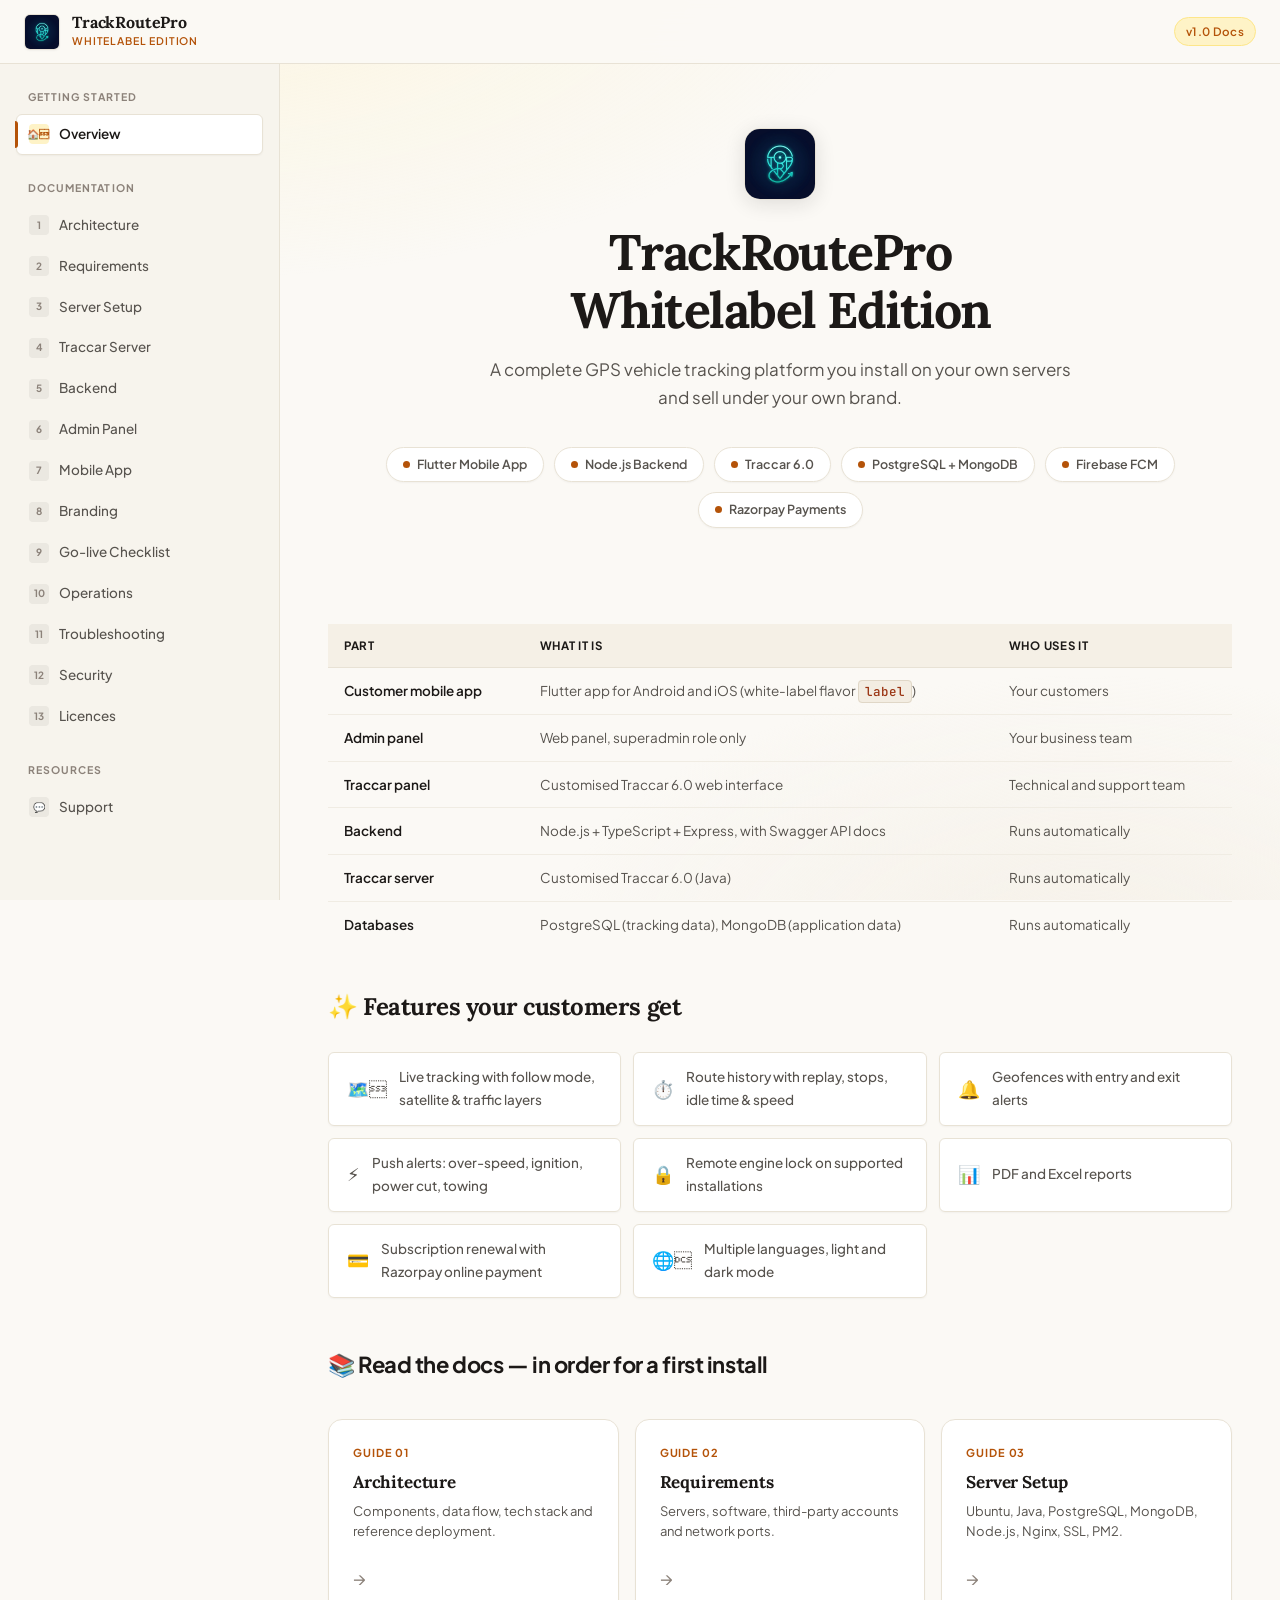
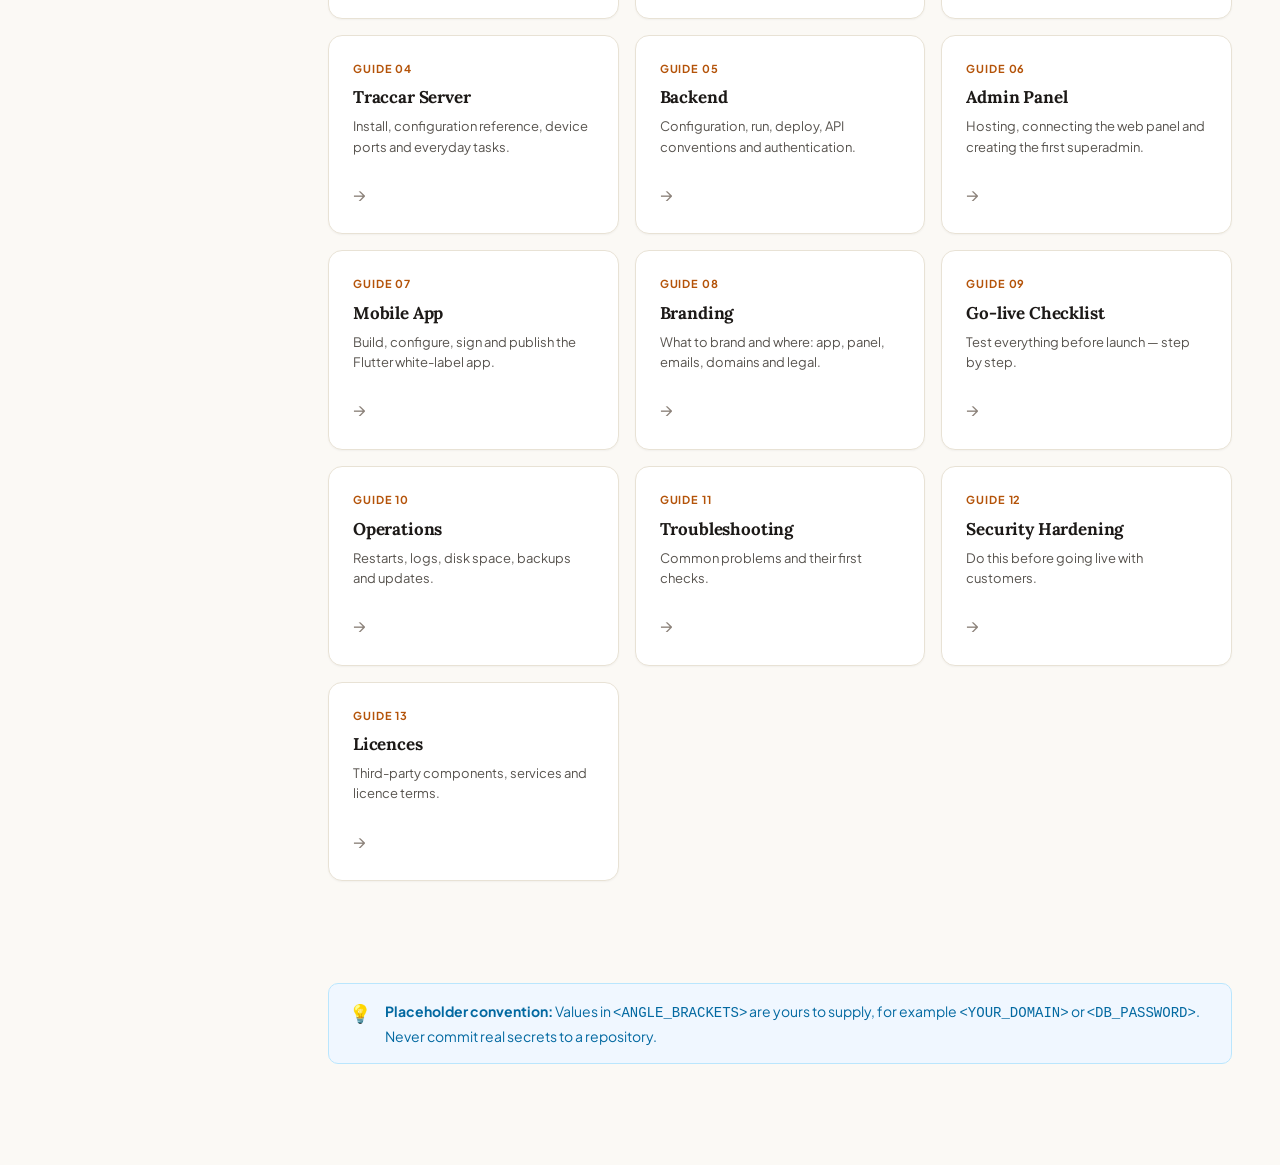
<file: index.html>
<!DOCTYPE html>

<html lang="en">

<head>

  <meta charset="UTF-8" />

  <meta name="viewport" content="width=device-width, initial-scale=1.0" />

  <title>TrackRoutePro Whitelabel Docs</title>

  <meta name="description" content="Complete GPS vehicle tracking platform documentation — install on your own servers, sell under your own brand." />

  <link rel="stylesheet" href="assets/style.css" />

</head>

<body>



<!-- ——— HEADER ——— -->

<header class="site-header">

  <button class="nav-toggle" id="nav-toggle" aria-label="Open menu">

    <svg width="22" height="22" fill="none" stroke="currentColor" stroke-width="2" stroke-linecap="round"><line x1="3" y1="6" x2="19" y2="6"/><line x1="3" y1="12" x2="19" y2="12"/><line x1="3" y1="18" x2="19" y2="18"/></svg>

  </button>

  <a href="index.html" class="header-brand">

    <img src="assets/logo.jpg" alt="TrackRoutePro logo" />

    <div>

      <div class="header-brand-name">TrackRoutePro</div>

      <div class="header-brand-sub">Whitelabel Edition</div>

    </div>

  </a>

  <div class="header-spacer"></div>

  <span class="header-badge">v1.0 Docs</span>

</header>



<!-- ——— OVERLAY (mobile) ——— -->

<div id="sidebar-overlay" style="display:none;position:fixed;inset:0;background:rgba(0,0,0,0.5);z-index:89;backdrop-filter:blur(4px)"></div>



<!-- ——— LAYOUT ——— -->

<div class="layout">



  <!-- SIDEBAR -->

  <nav class="sidebar" aria-label="Documentation navigation">

    <div class="sidebar-section">

      <div class="sidebar-label">Getting Started</div>

      <a href="index.html" class="nav-link"><span class="nav-num">🏠 </span> Overview</a>

    </div>

    <div class="sidebar-section">

      <div class="sidebar-label">Documentation</div>

      <a href="01-architecture.html" class="nav-link"><span class="nav-num">1</span> Architecture</a>

      <a href="02-requirements.html" class="nav-link"><span class="nav-num">2</span> Requirements</a>

      <a href="03-server-setup.html" class="nav-link"><span class="nav-num">3</span> Server Setup</a>

      <a href="04-traccar.html" class="nav-link"><span class="nav-num">4</span> Traccar Server</a>

      <a href="05-backend.html" class="nav-link"><span class="nav-num">5</span> Backend</a>

      <a href="06-admin-panel.html" class="nav-link"><span class="nav-num">6</span> Admin Panel</a>

      <a href="07-mobile-app.html" class="nav-link"><span class="nav-num">7</span> Mobile App</a>

      <a href="08-branding.html" class="nav-link"><span class="nav-num">8</span> Branding</a>

      <a href="09-go-live-checklist.html" class="nav-link"><span class="nav-num">9</span> Go-live Checklist</a>

      <a href="10-operations.html" class="nav-link"><span class="nav-num">10</span> Operations</a>

      <a href="11-troubleshooting.html" class="nav-link"><span class="nav-num">11</span> Troubleshooting</a>

      <a href="12-security.html" class="nav-link"><span class="nav-num">12</span> Security</a>

      <a href="13-licences.html" class="nav-link"><span class="nav-num">13</span> Licences</a>

    </div>

    <div class="sidebar-section">

      <div class="sidebar-label">Resources</div>

      <a href="support.html" class="nav-link"><span class="nav-num">💬</span> Support</a>

    </div>

  </nav>



  <!-- MAIN -->

  <main class="main-content">



    <!-- Hero -->

    <section class="hero-section">

      <div style="display:flex;justify-content:center;margin-bottom:24px;">

        <img src="assets/logo.jpg" alt="Logo" style="width:72px;height:72px;border-radius:16px;border:1px solid var(--border);box-shadow:0 4px 20px rgba(28,25,23,0.12);" />

      </div>

      <h1>TrackRoutePro<br/>Whitelabel Edition</h1>

      <p class="subtitle">A complete GPS vehicle tracking platform you install on your own servers and sell under your own brand.</p>

      <div class="hero-badge-row">

        <span class="hero-badge"><span class="dot"></span>Flutter Mobile App</span>

        <span class="hero-badge"><span class="dot"></span>Node.js Backend</span>

        <span class="hero-badge"><span class="dot"></span>Traccar 6.0</span>

        <span class="hero-badge"><span class="dot"></span>PostgreSQL + MongoDB</span>

        <span class="hero-badge"><span class="dot"></span>Firebase FCM</span>

        <span class="hero-badge"><span class="dot"></span>Razorpay Payments</span>

      </div>

    </section>



    <!-- Platform summary table -->

    <section style="padding: 0 48px 40px; max-width:1200px; margin:0 auto;">

      <div class="doc-content">

        <table>

          <thead><tr><th>Part</th><th>What it is</th><th>Who uses it</th></tr></thead>

          <tbody>

            <tr><td><strong>Customer mobile app</strong></td><td>Flutter app for Android and iOS (white-label flavor <code>label</code>)</td><td>Your customers</td></tr>

            <tr><td><strong>Admin panel</strong></td><td>Web panel, superadmin role only</td><td>Your business team</td></tr>

            <tr><td><strong>Traccar panel</strong></td><td>Customised Traccar 6.0 web interface</td><td>Technical and support team</td></tr>

            <tr><td><strong>Backend</strong></td><td>Node.js + TypeScript + Express, with Swagger API docs</td><td>Runs automatically</td></tr>

            <tr><td><strong>Traccar server</strong></td><td>Customised Traccar 6.0 (Java)</td><td>Runs automatically</td></tr>

            <tr><td><strong>Databases</strong></td><td>PostgreSQL (tracking data), MongoDB (application data)</td><td>Runs automatically</td></tr>

          </tbody>

        </table>

      </div>

    </section>



    <!-- Customer features -->

    <section class="features-section">

      <h2>✨ Features your customers get</h2>

      <div class="feature-grid">

        <div class="feature-chip"><span class="icon">🗺️</span> Live tracking with follow mode, satellite & traffic layers</div>

        <div class="feature-chip"><span class="icon">⏱️</span> Route history with replay, stops, idle time &amp; speed</div>

        <div class="feature-chip"><span class="icon">🔔</span> Geofences with entry and exit alerts</div>

        <div class="feature-chip"><span class="icon">⚡</span> Push alerts: over-speed, ignition, power cut, towing</div>

        <div class="feature-chip"><span class="icon">🔒</span> Remote engine lock on supported installations</div>

        <div class="feature-chip"><span class="icon">📊</span> PDF and Excel reports</div>

        <div class="feature-chip"><span class="icon">💳</span> Subscription renewal with Razorpay online payment</div>

        <div class="feature-chip"><span class="icon">🌐</span> Multiple languages, light and dark mode</div>

      </div>

    </section>



    <!-- Doc cards -->

    <section style="padding: 0 48px 12px; max-width:1200px; margin:0 auto;">

      <h2 style="font-size:22px;font-weight:700;letter-spacing:-0.02em;margin-bottom:24px;color:var(--text-primary);">📚 Read the docs — in order for a first install</h2>

    </section>

    <div class="doc-grid">

      <a href="01-architecture.html" class="doc-card">

        <div class="doc-card-num">Guide 01</div>

        <div class="doc-card-title">Architecture</div>

        <div class="doc-card-desc">Components, data flow, tech stack and reference deployment.</div>

        <div class="doc-card-arrow"> →</div>

      </a>

      <a href="02-requirements.html" class="doc-card">

        <div class="doc-card-num">Guide 02</div>

        <div class="doc-card-title">Requirements</div>

        <div class="doc-card-desc">Servers, software, third-party accounts and network ports.</div>

        <div class="doc-card-arrow"> →</div>

      </a>

      <a href="03-server-setup.html" class="doc-card">

        <div class="doc-card-num">Guide 03</div>

        <div class="doc-card-title">Server Setup</div>

        <div class="doc-card-desc">Ubuntu, Java, PostgreSQL, MongoDB, Node.js, Nginx, SSL, PM2.</div>

        <div class="doc-card-arrow"> →</div>

      </a>

      <a href="04-traccar.html" class="doc-card">

        <div class="doc-card-num">Guide 04</div>

        <div class="doc-card-title">Traccar Server</div>

        <div class="doc-card-desc">Install, configuration reference, device ports and everyday tasks.</div>

        <div class="doc-card-arrow"> →</div>

      </a>

      <a href="05-backend.html" class="doc-card">

        <div class="doc-card-num">Guide 05</div>

        <div class="doc-card-title">Backend</div>

        <div class="doc-card-desc">Configuration, run, deploy, API conventions and authentication.</div>

        <div class="doc-card-arrow"> →</div>

      </a>

      <a href="06-admin-panel.html" class="doc-card">

        <div class="doc-card-num">Guide 06</div>

        <div class="doc-card-title">Admin Panel</div>

        <div class="doc-card-desc">Hosting, connecting the web panel and creating the first superadmin.</div>

        <div class="doc-card-arrow"> →</div>

      </a>

      <a href="07-mobile-app.html" class="doc-card">

        <div class="doc-card-num">Guide 07</div>

        <div class="doc-card-title">Mobile App</div>

        <div class="doc-card-desc">Build, configure, sign and publish the Flutter white-label app.</div>

        <div class="doc-card-arrow"> →</div>

      </a>

      <a href="08-branding.html" class="doc-card">

        <div class="doc-card-num">Guide 08</div>

        <div class="doc-card-title">Branding</div>

        <div class="doc-card-desc">What to brand and where: app, panel, emails, domains and legal.</div>

        <div class="doc-card-arrow"> →</div>

      </a>

      <a href="09-go-live-checklist.html" class="doc-card">

        <div class="doc-card-num">Guide 09</div>

        <div class="doc-card-title">Go-live Checklist</div>

        <div class="doc-card-desc">Test everything before launch — step by step.</div>

        <div class="doc-card-arrow"> →</div>

      </a>

      <a href="10-operations.html" class="doc-card">

        <div class="doc-card-num">Guide 10</div>

        <div class="doc-card-title">Operations</div>

        <div class="doc-card-desc">Restarts, logs, disk space, backups and updates.</div>

        <div class="doc-card-arrow"> →</div>

      </a>

      <a href="11-troubleshooting.html" class="doc-card">

        <div class="doc-card-num">Guide 11</div>

        <div class="doc-card-title">Troubleshooting</div>

        <div class="doc-card-desc">Common problems and their first checks.</div>

        <div class="doc-card-arrow"> →</div>

      </a>

      <a href="12-security.html" class="doc-card">

        <div class="doc-card-num">Guide 12</div>

        <div class="doc-card-title">Security Hardening</div>

        <div class="doc-card-desc">Do this before going live with customers.</div>

        <div class="doc-card-arrow"> →</div>

      </a>

      <a href="13-licences.html" class="doc-card">

        <div class="doc-card-num">Guide 13</div>

        <div class="doc-card-title">Licences</div>

        <div class="doc-card-desc">Third-party components, services and licence terms.</div>

        <div class="doc-card-arrow"> →</div>

      </a>

    </div>



    <!-- Placeholder convention -->

    <section style="padding: 0 48px 80px; max-width:1200px; margin:0 auto;">

      <div class="alert-box info">

        <span class="alert-box-icon">💡</span>

        <p><strong>Placeholder convention:</strong> Values in <code>&lt;ANGLE_BRACKETS&gt;</code> are yours to supply, for example <code>&lt;YOUR_DOMAIN&gt;</code> or <code>&lt;DB_PASSWORD&gt;</code>. Never commit real secrets to a repository.</p>

      </div>

    </section>



  </main>

</div>



<script src="assets/app.js"></script>

</body>

</html>
</file>
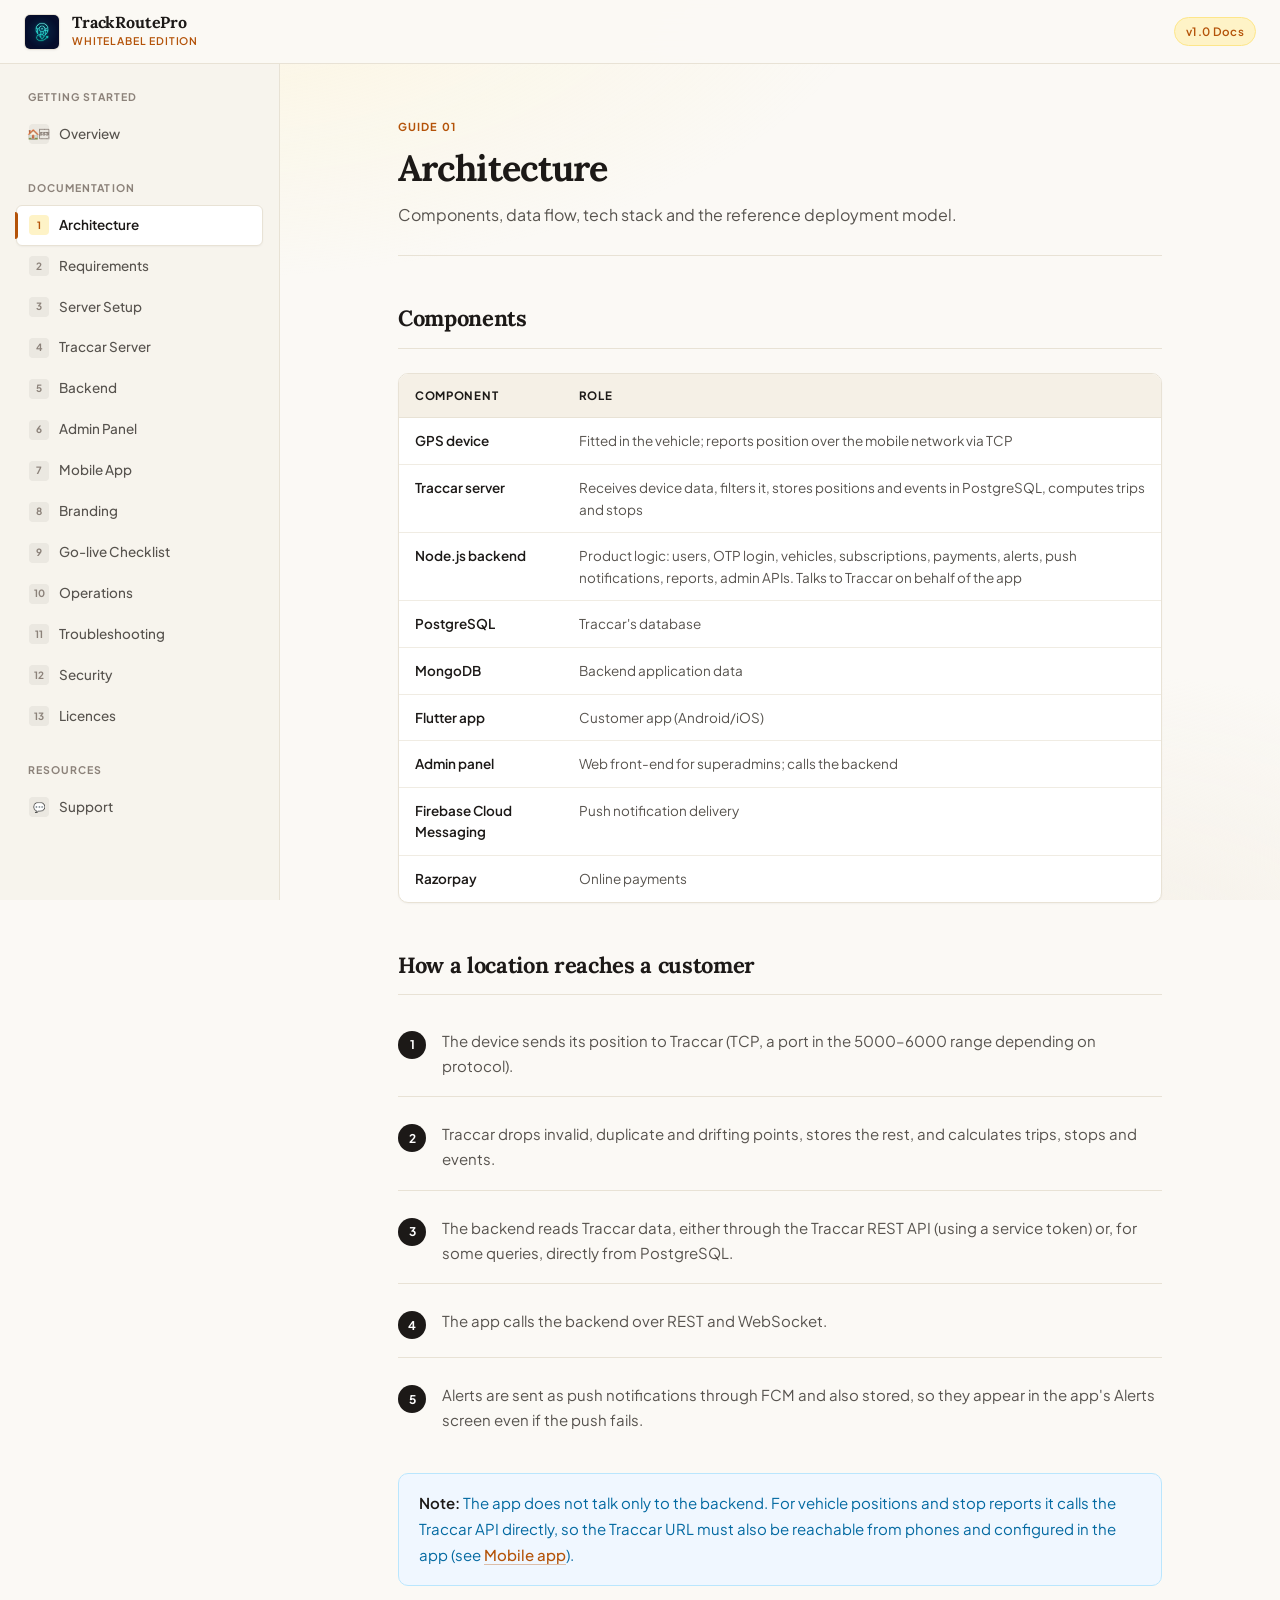
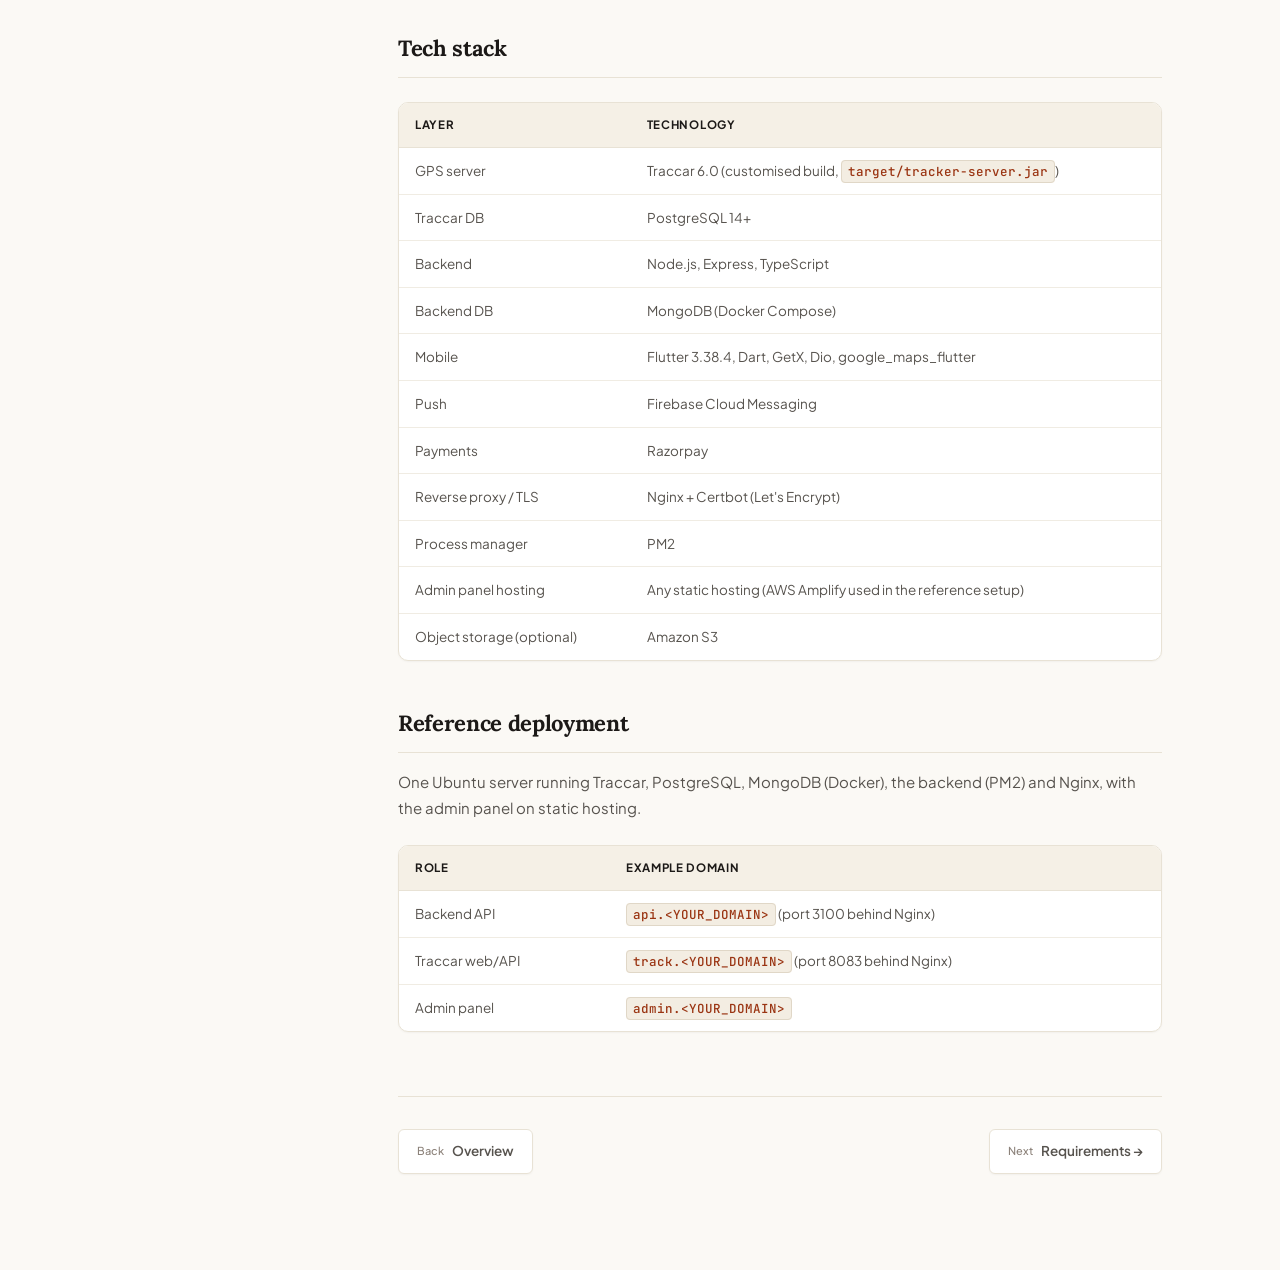
<file: 01-architecture.html>
﻿<!DOCTYPE html>

<html lang="en">

<head>

  <meta charset="UTF-8" />

  <meta name="viewport" content="width=device-width, initial-scale=1.0" />

  <title>Architecture — TrackRoutePro Docs</title>

  <meta name="description"
    content="Components, data flow, tech stack and reference deployment for TrackRoutePro whitelabel." />

  <link rel="stylesheet" href="assets/style.css" />

</head>

<body>

  <header class="site-header">

    <button class="nav-toggle" id="nav-toggle" aria-label="Open menu">

      <svg width="22" height="22" fill="none" stroke="currentColor" stroke-width="2" stroke-linecap="round">
        <line x1="3" y1="6" x2="19" y2="6" />
        <line x1="3" y1="12" x2="19" y2="12" />
        <line x1="3" y1="18" x2="19" y2="18" />
      </svg>

    </button>

    <a href="index.html" class="header-brand">

      <img src="assets/logo.jpg" alt="TrackRoutePro logo" />

      <div>
        <div class="header-brand-name">TrackRoutePro</div>
        <div class="header-brand-sub">Whitelabel Edition</div>
      </div>

    </a>

    <div class="header-spacer"></div>

    <span class="header-badge">v1.0 Docs</span>

  </header>

  <div id="sidebar-overlay"
    style="display:none;position:fixed;inset:0;background:rgba(0,0,0,0.5);z-index:89;backdrop-filter:blur(4px)"></div>

  <div class="layout">

    <nav class="sidebar">

      <div class="sidebar-section">
        <div class="sidebar-label">Getting Started</div><a href="index.html" class="nav-link"><span
            class="nav-num">🏠 </span> Overview</a>
      </div>

      <div class="sidebar-section">
        <div class="sidebar-label">Documentation</div>

        <a href="01-architecture.html" class="nav-link"><span class="nav-num">1</span> Architecture</a>

        <a href="02-requirements.html" class="nav-link"><span class="nav-num">2</span> Requirements</a>

        <a href="03-server-setup.html" class="nav-link"><span class="nav-num">3</span> Server Setup</a>

        <a href="04-traccar.html" class="nav-link"><span class="nav-num">4</span> Traccar Server</a>

        <a href="05-backend.html" class="nav-link"><span class="nav-num">5</span> Backend</a>

        <a href="06-admin-panel.html" class="nav-link"><span class="nav-num">6</span> Admin Panel</a>

        <a href="07-mobile-app.html" class="nav-link"><span class="nav-num">7</span> Mobile App</a>

        <a href="08-branding.html" class="nav-link"><span class="nav-num">8</span> Branding</a>

        <a href="09-go-live-checklist.html" class="nav-link"><span class="nav-num">9</span> Go-live Checklist</a>

        <a href="10-operations.html" class="nav-link"><span class="nav-num">10</span> Operations</a>

        <a href="11-troubleshooting.html" class="nav-link"><span class="nav-num">11</span> Troubleshooting</a>

        <a href="12-security.html" class="nav-link"><span class="nav-num">12</span> Security</a>

        <a href="13-licences.html" class="nav-link"><span class="nav-num">13</span> Licences</a>

      </div>

      <div class="sidebar-section">
        <div class="sidebar-label">Resources</div><a href="support.html" class="nav-link"><span
            class="nav-num">💬</span> Support</a>
      </div>

    </nav>

    <main class="main-content">

      <div class="content-wrap">

        <div class="page-hero">

          <div class="page-hero-eyebrow">Guide 01</div>

          <h1>Architecture</h1>

          <p>Components, data flow, tech stack and the reference deployment model.</p>

        </div>



        <div class="doc-content">



          <h2 id="components">Components</h2>

          <div class="table-wrap">
            <table>

              <thead>
                <tr>
                  <th>Component</th>
                  <th>Role</th>
                </tr>
              </thead>

              <tbody>

                <tr>
                  <td><strong>GPS device</strong></td>
                  <td>Fitted in the vehicle; reports position over the mobile network via TCP</td>
                </tr>

                <tr>
                  <td><strong>Traccar server</strong></td>
                  <td>Receives device data, filters it, stores positions and events in PostgreSQL, computes trips and
                    stops</td>
                </tr>

                <tr>
                  <td><strong>Node.js backend</strong></td>
                  <td>Product logic: users, OTP login, vehicles, subscriptions, payments, alerts, push notifications,
                    reports, admin APIs. Talks to Traccar on behalf of the app</td>
                </tr>

                <tr>
                  <td><strong>PostgreSQL</strong></td>
                  <td>Traccar's database</td>
                </tr>

                <tr>
                  <td><strong>MongoDB</strong></td>
                  <td>Backend application data</td>
                </tr>

                <tr>
                  <td><strong>Flutter app</strong></td>
                  <td>Customer app (Android/iOS)</td>
                </tr>

                <tr>
                  <td><strong>Admin panel</strong></td>
                  <td>Web front-end for superadmins; calls the backend</td>
                </tr>

                <tr>
                  <td><strong>Firebase Cloud Messaging</strong></td>
                  <td>Push notification delivery</td>
                </tr>

                <tr>
                  <td><strong>Razorpay</strong></td>
                  <td>Online payments</td>
                </tr>

              </tbody>

            </table>
          </div>



          <h2 id="flow">How a location reaches a customer</h2>

          <ol class="step-list">

            <li>The device sends its position to Traccar (TCP, a port in the 5000–6000 range depending on protocol).
            </li>

            <li>Traccar drops invalid, duplicate and drifting points, stores the rest, and calculates trips, stops and
              events.</li>

            <li>The backend reads Traccar data, either through the Traccar REST API (using a service token) or, for some
              queries, directly from PostgreSQL.</li>

            <li>The app calls the backend over REST and WebSocket.</li>

            <li>Alerts are sent as push notifications through FCM and also stored, so they appear in the app's Alerts
              screen even if the push fails.</li>

          </ol>



          <div class="alert-box info">


            <p><strong>Note:</strong> The app does not talk only to the backend. For vehicle positions and stop reports
              it calls the Traccar API directly, so the Traccar URL must also be reachable from phones and configured in
              the app (see <a href="07-mobile-app.html">Mobile app</a>).</p>

          </div>



          <h2 id="tech-stack">Tech stack</h2>

          <div class="table-wrap">
            <table>

              <thead>
                <tr>
                  <th>Layer</th>
                  <th>Technology</th>
                </tr>
              </thead>

              <tbody>

                <tr>
                  <td>GPS server</td>
                  <td>Traccar 6.0 (customised build, <code>target/tracker-server.jar</code>)</td>
                </tr>

                <tr>
                  <td>Traccar DB</td>
                  <td>PostgreSQL 14+</td>
                </tr>

                <tr>
                  <td>Backend</td>
                  <td>Node.js, Express, TypeScript</td>
                </tr>

                <tr>
                  <td>Backend DB</td>
                  <td>MongoDB (Docker Compose)</td>
                </tr>

                <tr>
                  <td>Mobile</td>
                  <td>Flutter 3.38.4, Dart, GetX, Dio, google_maps_flutter</td>
                </tr>

                <tr>
                  <td>Push</td>
                  <td>Firebase Cloud Messaging</td>
                </tr>

                <tr>
                  <td>Payments</td>
                  <td>Razorpay</td>
                </tr>

                <tr>
                  <td>Reverse proxy / TLS</td>
                  <td>Nginx + Certbot (Let's Encrypt)</td>
                </tr>

                <tr>
                  <td>Process manager</td>
                  <td>PM2</td>
                </tr>

                <tr>
                  <td>Admin panel hosting</td>
                  <td>Any static hosting (AWS Amplify used in the reference setup)</td>
                </tr>

                <tr>
                  <td>Object storage (optional)</td>
                  <td>Amazon S3</td>
                </tr>

              </tbody>

            </table>
          </div>



          <h2 id="reference">Reference deployment</h2>

          <p>One Ubuntu server running Traccar, PostgreSQL, MongoDB (Docker), the backend (PM2) and Nginx, with the
            admin panel on static hosting.</p>

          <div class="table-wrap">
            <table>

              <thead>
                <tr>
                  <th>Role</th>
                  <th>Example domain</th>
                </tr>
              </thead>

              <tbody>

                <tr>
                  <td>Backend API</td>
                  <td><code>api.&lt;YOUR_DOMAIN&gt;</code> (port 3100 behind Nginx)</td>
                </tr>

                <tr>
                  <td>Traccar web/API</td>
                  <td><code>track.&lt;YOUR_DOMAIN&gt;</code> (port 8083 behind Nginx)</td>
                </tr>

                <tr>
                  <td>Admin panel</td>
                  <td><code>admin.&lt;YOUR_DOMAIN&gt;</code></td>
                </tr>

              </tbody>

            </table>
          </div>



        </div>



        <footer class="doc-footer">

          <div class="doc-footer-nav">

            <a href="index.html" class="footer-nav-btn"> <span>Back</span> Overview</a>

          </div>

          <div class="doc-footer-nav">

            <a href="02-requirements.html" class="footer-nav-btn"><span>Next</span> Requirements →</a>

          </div>

        </footer>

      </div>

    </main>

  </div>

  <script src="assets/app.js"></script>

</body>

</html>
</file>
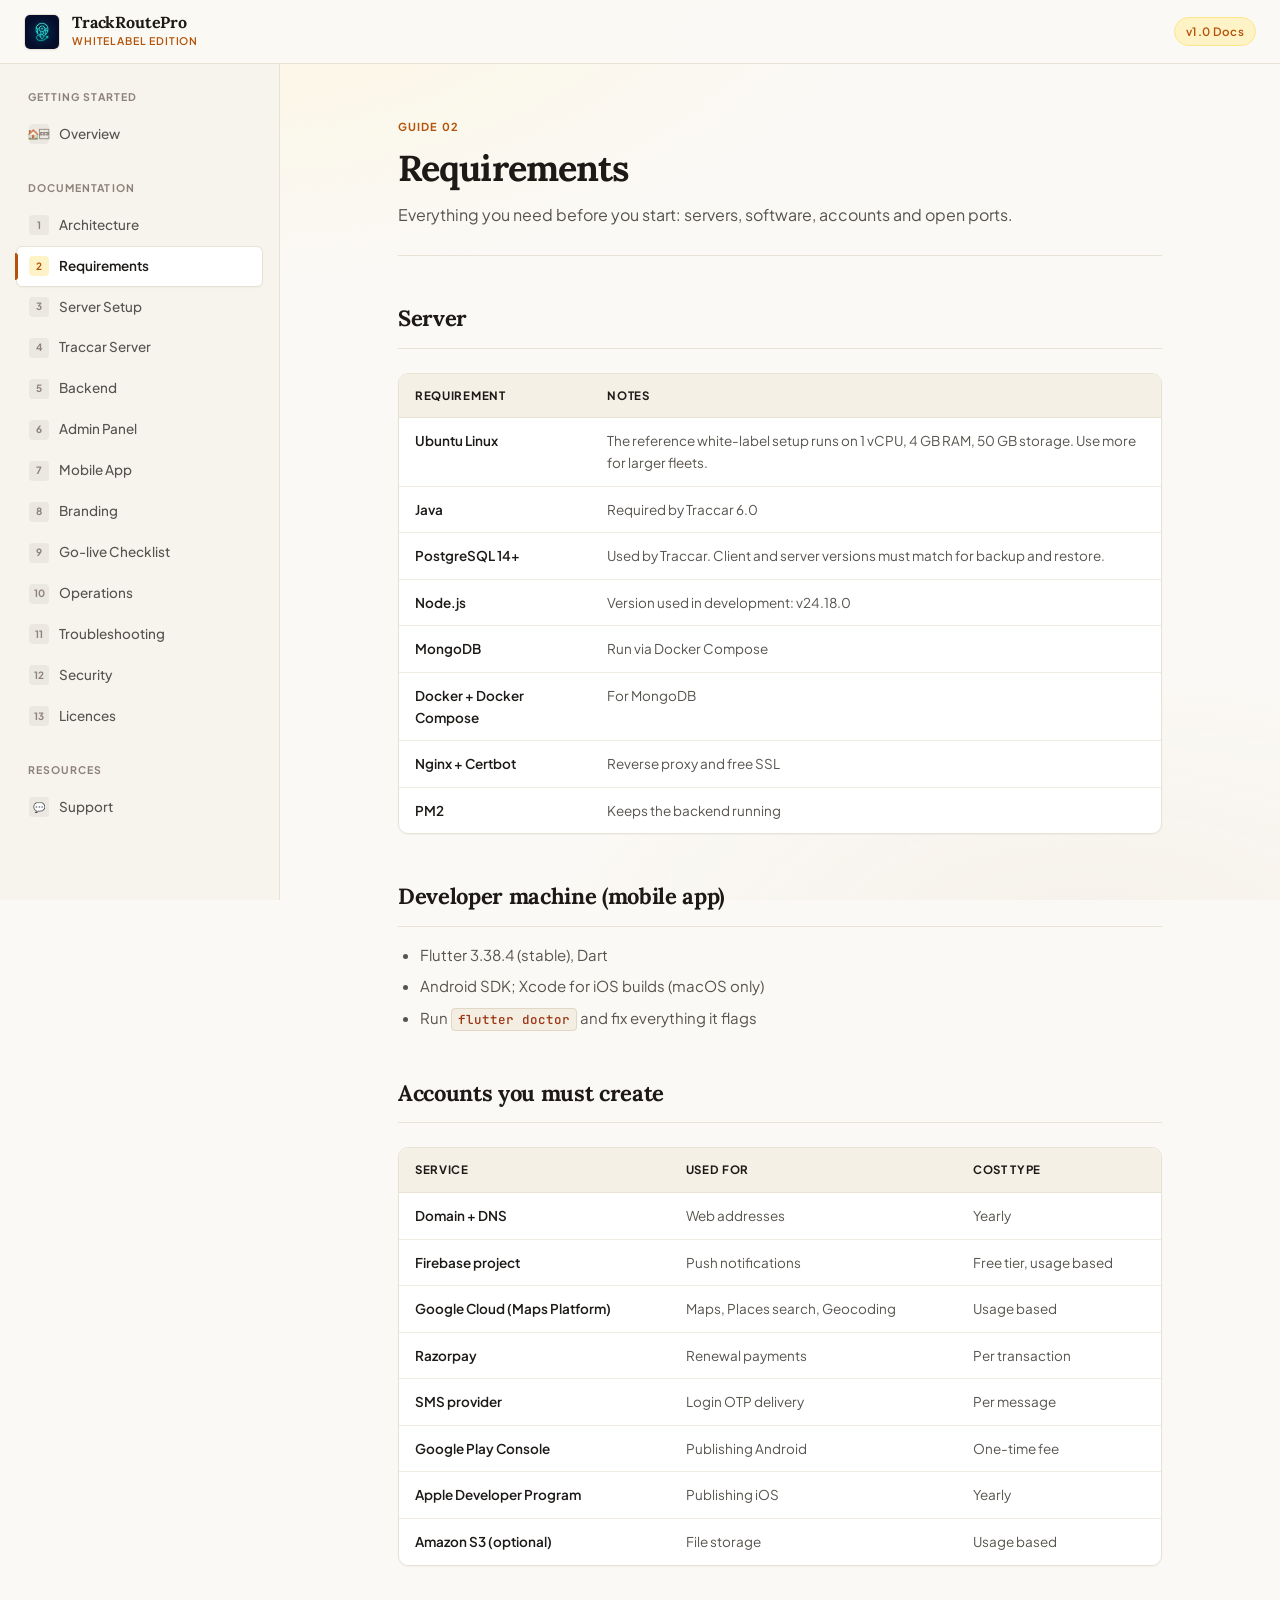
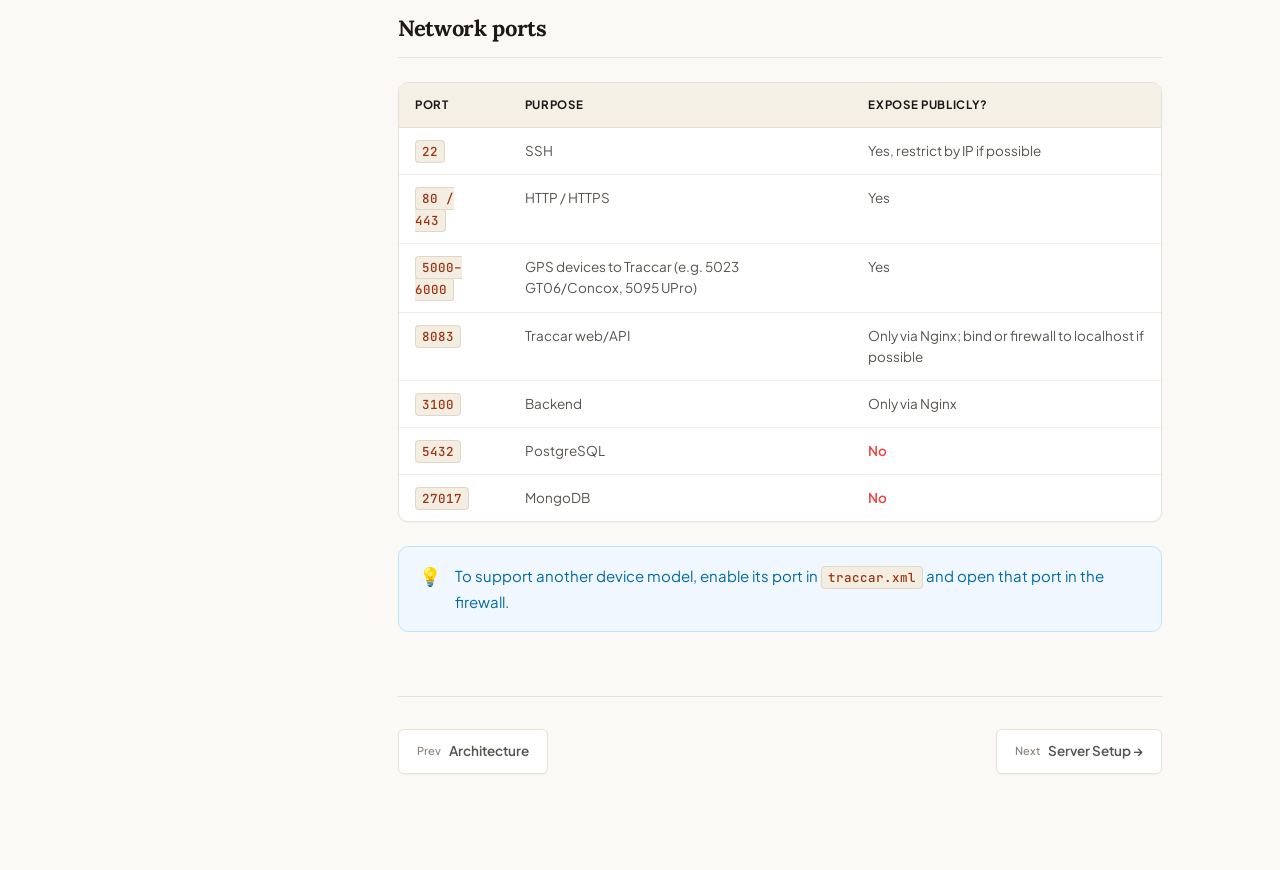
<file: 02-requirements.html>
﻿<!DOCTYPE html>

<html lang="en">

<head>

  <meta charset="UTF-8" />

  <meta name="viewport" content="width=device-width, initial-scale=1.0" />

  <title>Requirements — TrackRoutePro Docs</title>

  <meta name="description"
    content="Server, developer machine, third-party accounts and network port requirements for TrackRoutePro." />

  <link rel="stylesheet" href="assets/style.css" />

</head>

<body>

  <header class="site-header">

    <button class="nav-toggle" id="nav-toggle" aria-label="Open menu">

      <svg width="22" height="22" fill="none" stroke="currentColor" stroke-width="2" stroke-linecap="round">
        <line x1="3" y1="6" x2="19" y2="6" />
        <line x1="3" y1="12" x2="19" y2="12" />
        <line x1="3" y1="18" x2="19" y2="18" />
      </svg>

    </button>

    <a href="index.html" class="header-brand">

      <img src="assets/logo.jpg" alt="TrackRoutePro logo" />

      <div>
        <div class="header-brand-name">TrackRoutePro</div>
        <div class="header-brand-sub">Whitelabel Edition</div>
      </div>

    </a>

    <div class="header-spacer"></div>

    <span class="header-badge">v1.0 Docs</span>

  </header>

  <div id="sidebar-overlay"
    style="display:none;position:fixed;inset:0;background:rgba(0,0,0,0.5);z-index:89;backdrop-filter:blur(4px)"></div>

  <div class="layout">

    <nav class="sidebar">

      <div class="sidebar-section">
        <div class="sidebar-label">Getting Started</div><a href="index.html" class="nav-link"><span
            class="nav-num">🏠 </span> Overview</a>
      </div>

      <div class="sidebar-section">
        <div class="sidebar-label">Documentation</div>

        <a href="01-architecture.html" class="nav-link"><span class="nav-num">1</span> Architecture</a>

        <a href="02-requirements.html" class="nav-link"><span class="nav-num">2</span> Requirements</a>

        <a href="03-server-setup.html" class="nav-link"><span class="nav-num">3</span> Server Setup</a>

        <a href="04-traccar.html" class="nav-link"><span class="nav-num">4</span> Traccar Server</a>

        <a href="05-backend.html" class="nav-link"><span class="nav-num">5</span> Backend</a>

        <a href="06-admin-panel.html" class="nav-link"><span class="nav-num">6</span> Admin Panel</a>

        <a href="07-mobile-app.html" class="nav-link"><span class="nav-num">7</span> Mobile App</a>

        <a href="08-branding.html" class="nav-link"><span class="nav-num">8</span> Branding</a>

        <a href="09-go-live-checklist.html" class="nav-link"><span class="nav-num">9</span> Go-live Checklist</a>

        <a href="10-operations.html" class="nav-link"><span class="nav-num">10</span> Operations</a>

        <a href="11-troubleshooting.html" class="nav-link"><span class="nav-num">11</span> Troubleshooting</a>

        <a href="12-security.html" class="nav-link"><span class="nav-num">12</span> Security</a>

        <a href="13-licences.html" class="nav-link"><span class="nav-num">13</span> Licences</a>

      </div>

      <div class="sidebar-section">
        <div class="sidebar-label">Resources</div><a href="support.html" class="nav-link"><span
            class="nav-num">💬</span> Support</a>
      </div>

    </nav>

    <main class="main-content">

      <div class="content-wrap">

        <div class="page-hero">

          <div class="page-hero-eyebrow">Guide 02</div>

          <h1>Requirements</h1>

          <p>Everything you need before you start: servers, software, accounts and open ports.</p>

        </div>



        <div class="doc-content">



          <h2 id="server">Server</h2>

          <div class="table-wrap">
            <table>

              <thead>
                <tr>
                  <th>Requirement</th>
                  <th>Notes</th>
                </tr>
              </thead>

              <tbody>

                <tr>
                  <td><strong>Ubuntu Linux</strong></td>
                  <td>The reference white-label setup runs on 1 vCPU, 4 GB RAM, 50 GB storage. Use more for larger
                    fleets.</td>
                </tr>

                <tr>
                  <td><strong>Java</strong></td>
                  <td>Required by Traccar 6.0</td>
                </tr>

                <tr>
                  <td><strong>PostgreSQL 14+</strong></td>
                  <td>Used by Traccar. Client and server versions must match for backup and restore.</td>
                </tr>

                <tr>
                  <td><strong>Node.js</strong></td>
                  <td>Version used in development: v24.18.0</td>
                </tr>

                <tr>
                  <td><strong>MongoDB</strong></td>
                  <td>Run via Docker Compose</td>
                </tr>

                <tr>
                  <td><strong>Docker + Docker Compose</strong></td>
                  <td>For MongoDB</td>
                </tr>

                <tr>
                  <td><strong>Nginx + Certbot</strong></td>
                  <td>Reverse proxy and free SSL</td>
                </tr>

                <tr>
                  <td><strong>PM2</strong></td>
                  <td>Keeps the backend running</td>
                </tr>

              </tbody>

            </table>
          </div>



          <h2 id="developer">Developer machine (mobile app)</h2>

          <ul>

            <li>Flutter 3.38.4 (stable), Dart</li>

            <li>Android SDK; Xcode for iOS builds (macOS only)</li>

            <li>Run <code>flutter doctor</code> and fix everything it flags</li>

          </ul>



          <h2 id="accounts">Accounts you must create</h2>

          <div class="table-wrap">
            <table>

              <thead>
                <tr>
                  <th>Service</th>
                  <th>Used for</th>
                  <th>Cost type</th>
                </tr>
              </thead>

              <tbody>

                <tr>
                  <td><strong>Domain + DNS</strong></td>
                  <td>Web addresses</td>
                  <td>Yearly</td>
                </tr>

                <tr>
                  <td><strong>Firebase project</strong></td>
                  <td>Push notifications</td>
                  <td>Free tier, usage based</td>
                </tr>

                <tr>
                  <td><strong>Google Cloud (Maps Platform)</strong></td>
                  <td>Maps, Places search, Geocoding</td>
                  <td>Usage based</td>
                </tr>

                <tr>
                  <td><strong>Razorpay</strong></td>
                  <td>Renewal payments</td>
                  <td>Per transaction</td>
                </tr>

                <tr>
                  <td><strong>SMS provider</strong></td>
                  <td>Login OTP delivery</td>
                  <td>Per message</td>
                </tr>

                <tr>
                  <td><strong>Google Play Console</strong></td>
                  <td>Publishing Android</td>
                  <td>One-time fee</td>
                </tr>

                <tr>
                  <td><strong>Apple Developer Program</strong></td>
                  <td>Publishing iOS</td>
                  <td>Yearly</td>
                </tr>

                <tr>
                  <td><strong>Amazon S3 (optional)</strong></td>
                  <td>File storage</td>
                  <td>Usage based</td>
                </tr>

              </tbody>

            </table>
          </div>



          <h2 id="ports">Network ports</h2>

          <div class="table-wrap">
            <table>

              <thead>
                <tr>
                  <th>Port</th>
                  <th>Purpose</th>
                  <th>Expose publicly?</th>
                </tr>
              </thead>

              <tbody>

                <tr>
                  <td><code>22</code></td>
                  <td>SSH</td>
                  <td>Yes, restrict by IP if possible</td>
                </tr>

                <tr>
                  <td><code>80 / 443</code></td>
                  <td>HTTP / HTTPS</td>
                  <td>Yes</td>
                </tr>

                <tr>
                  <td><code>5000–6000</code></td>
                  <td>GPS devices to Traccar (e.g. 5023 GT06/Concox, 5095 UPro)</td>
                  <td>Yes</td>
                </tr>

                <tr>
                  <td><code>8083</code></td>
                  <td>Traccar web/API</td>
                  <td>Only via Nginx; bind or firewall to localhost if possible</td>
                </tr>

                <tr>
                  <td><code>3100</code></td>
                  <td>Backend</td>
                  <td>Only via Nginx</td>
                </tr>

                <tr>
                  <td><code>5432</code></td>
                  <td>PostgreSQL</td>
                  <td><strong style="color:#ef4444">No</strong></td>
                </tr>

                <tr>
                  <td><code>27017</code></td>
                  <td>MongoDB</td>
                  <td><strong style="color:#ef4444">No</strong></td>
                </tr>

              </tbody>

            </table>
          </div>



          <div class="alert-box info">

            <span class="alert-box-icon">💡</span>

            <p>To support another device model, enable its port in <code>traccar.xml</code> and open that port in the
              firewall.</p>

          </div>



        </div>



        <footer class="doc-footer">

          <div class="doc-footer-nav">

            <a href="01-architecture.html" class="footer-nav-btn"><span>Prev</span> Architecture</a>

          </div>

          <div class="doc-footer-nav">

            <a href="03-server-setup.html" class="footer-nav-btn"><span>Next</span> Server Setup →</a>

          </div>

        </footer>

      </div>

    </main>

  </div>

  <script src="assets/app.js"></script>

</body>

</html>
</file>
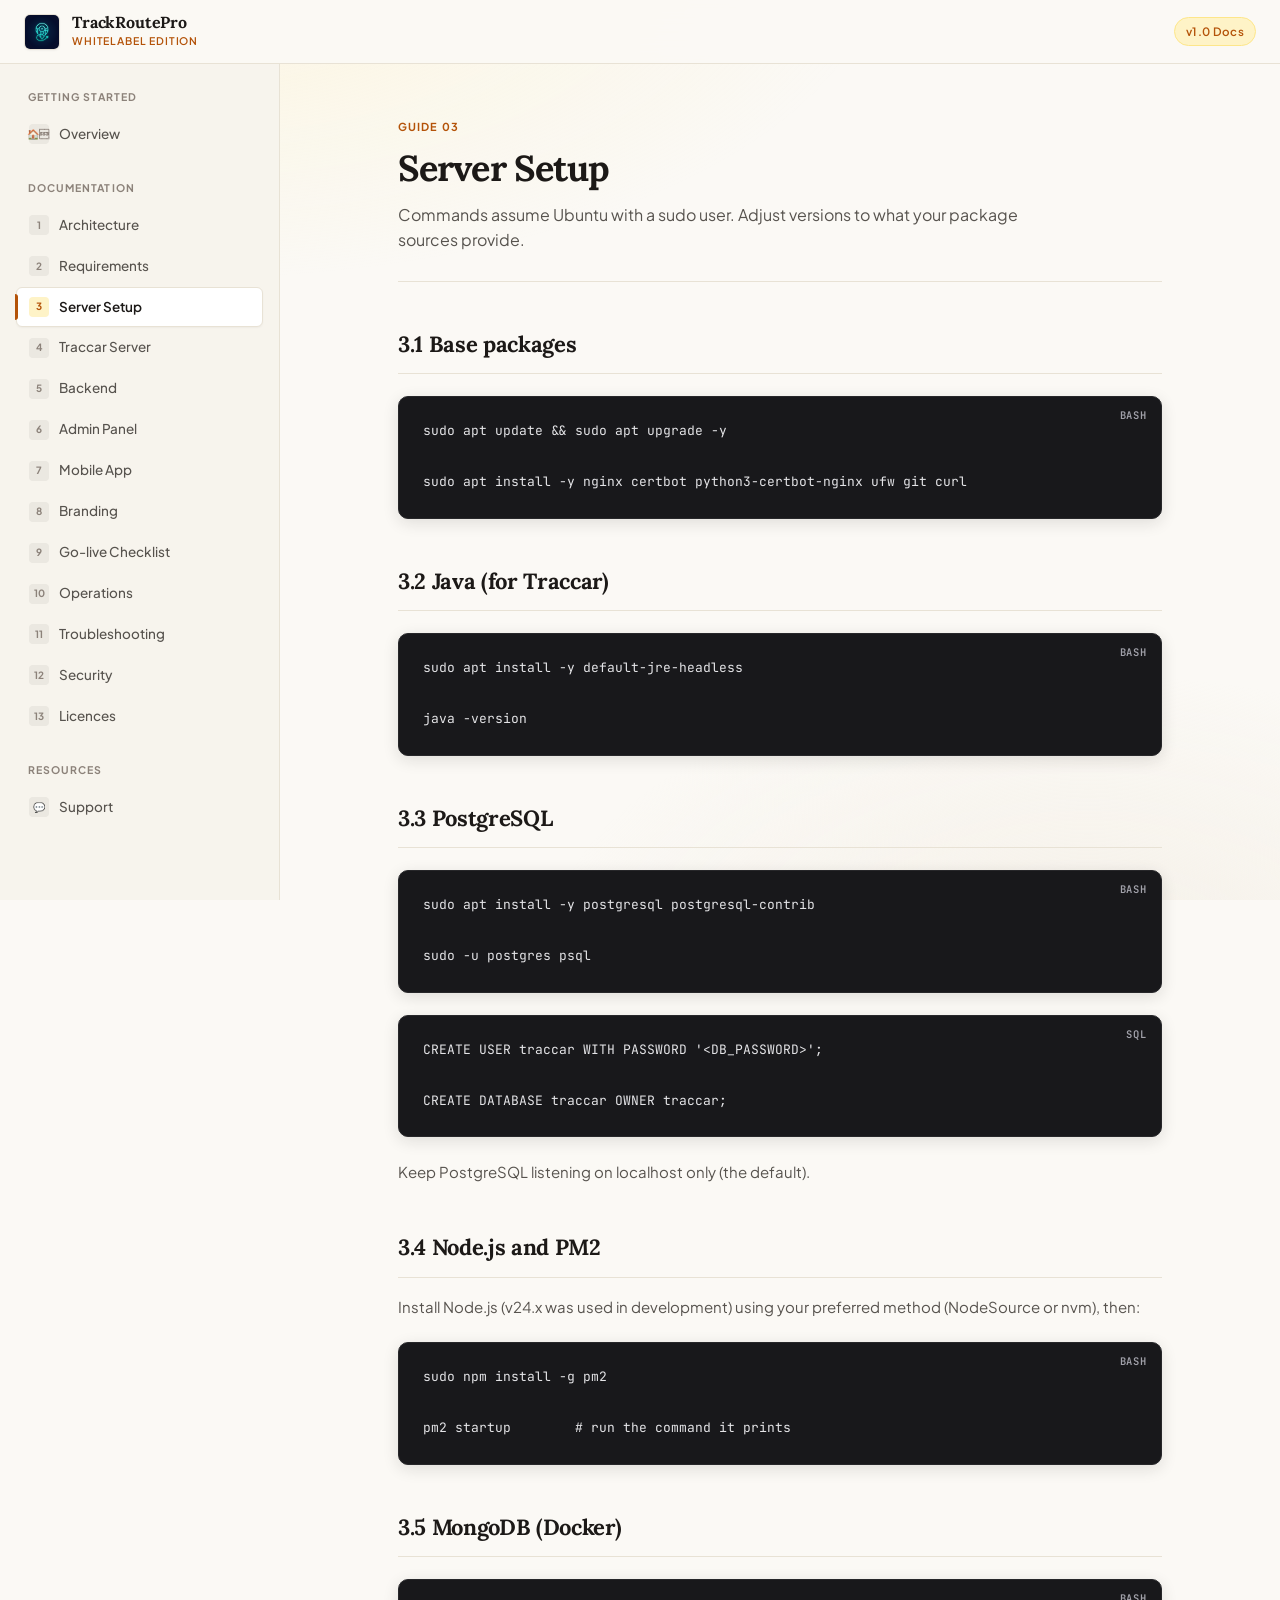
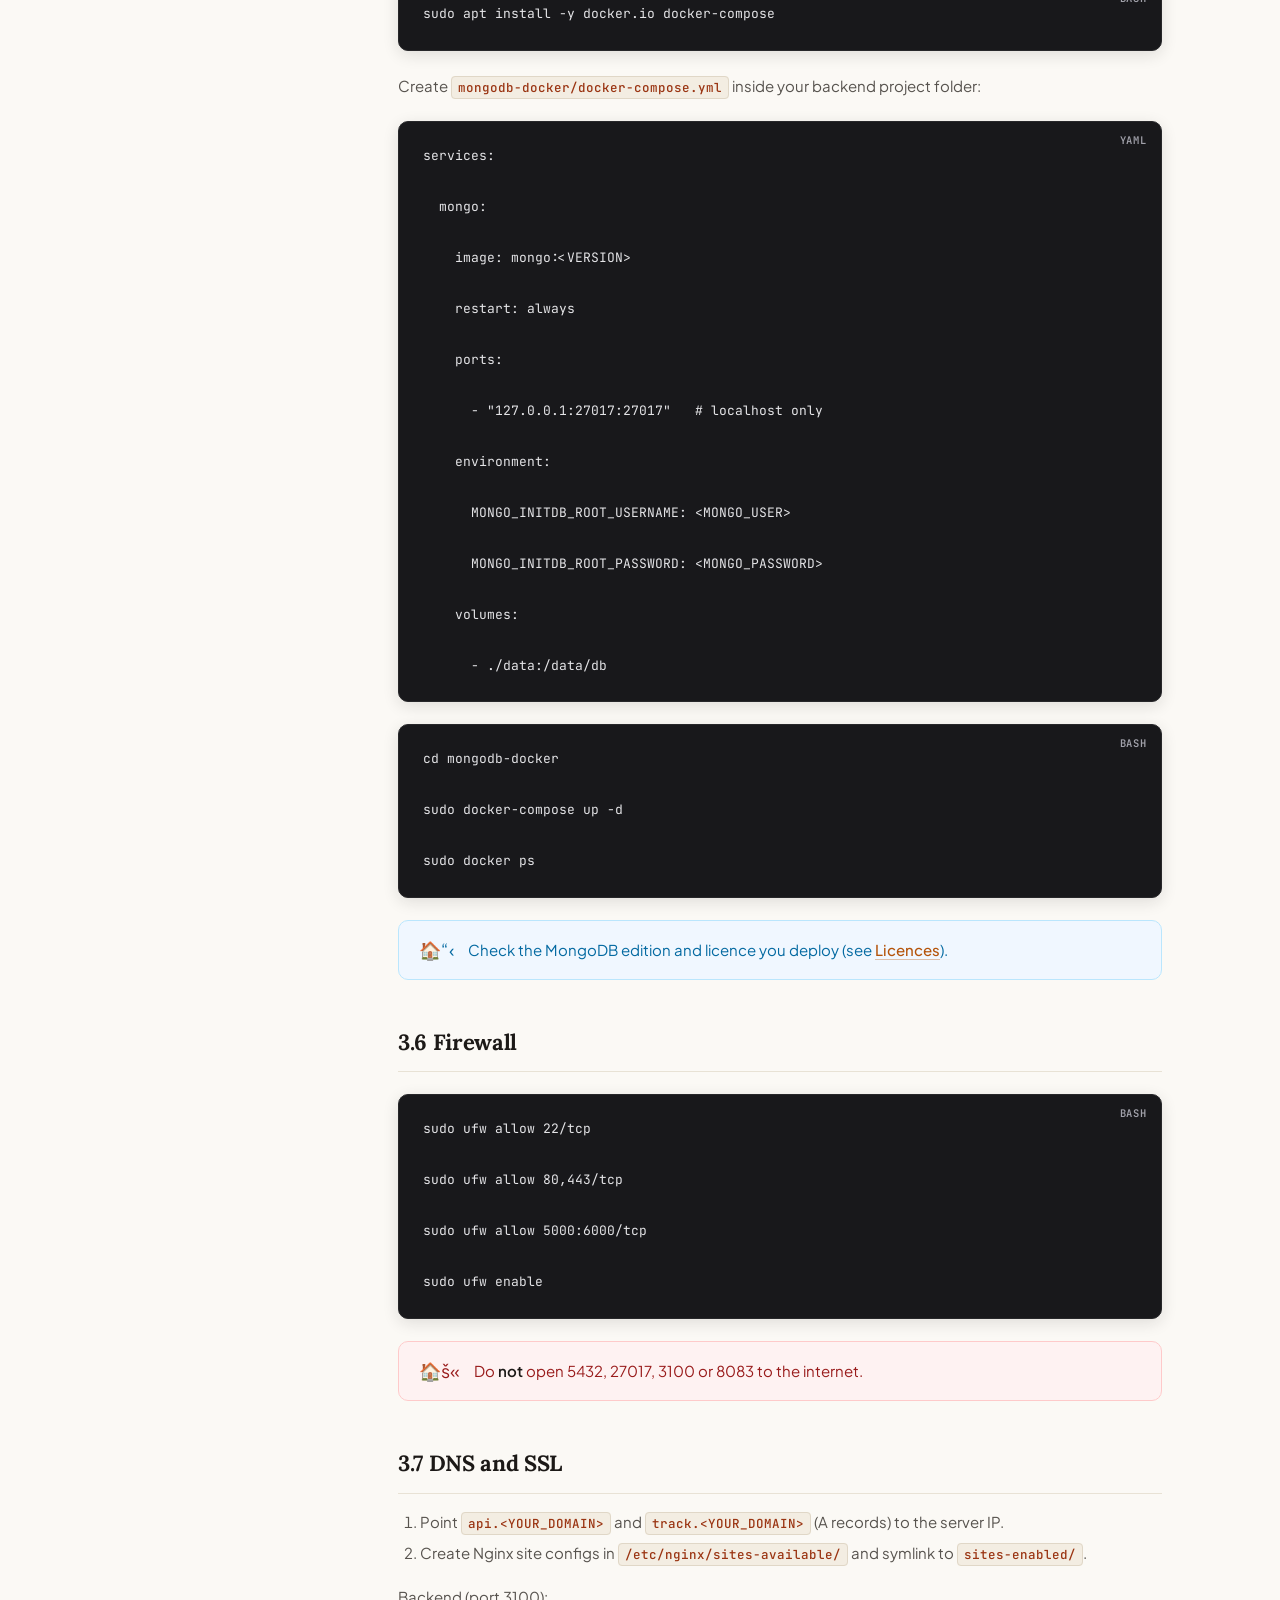
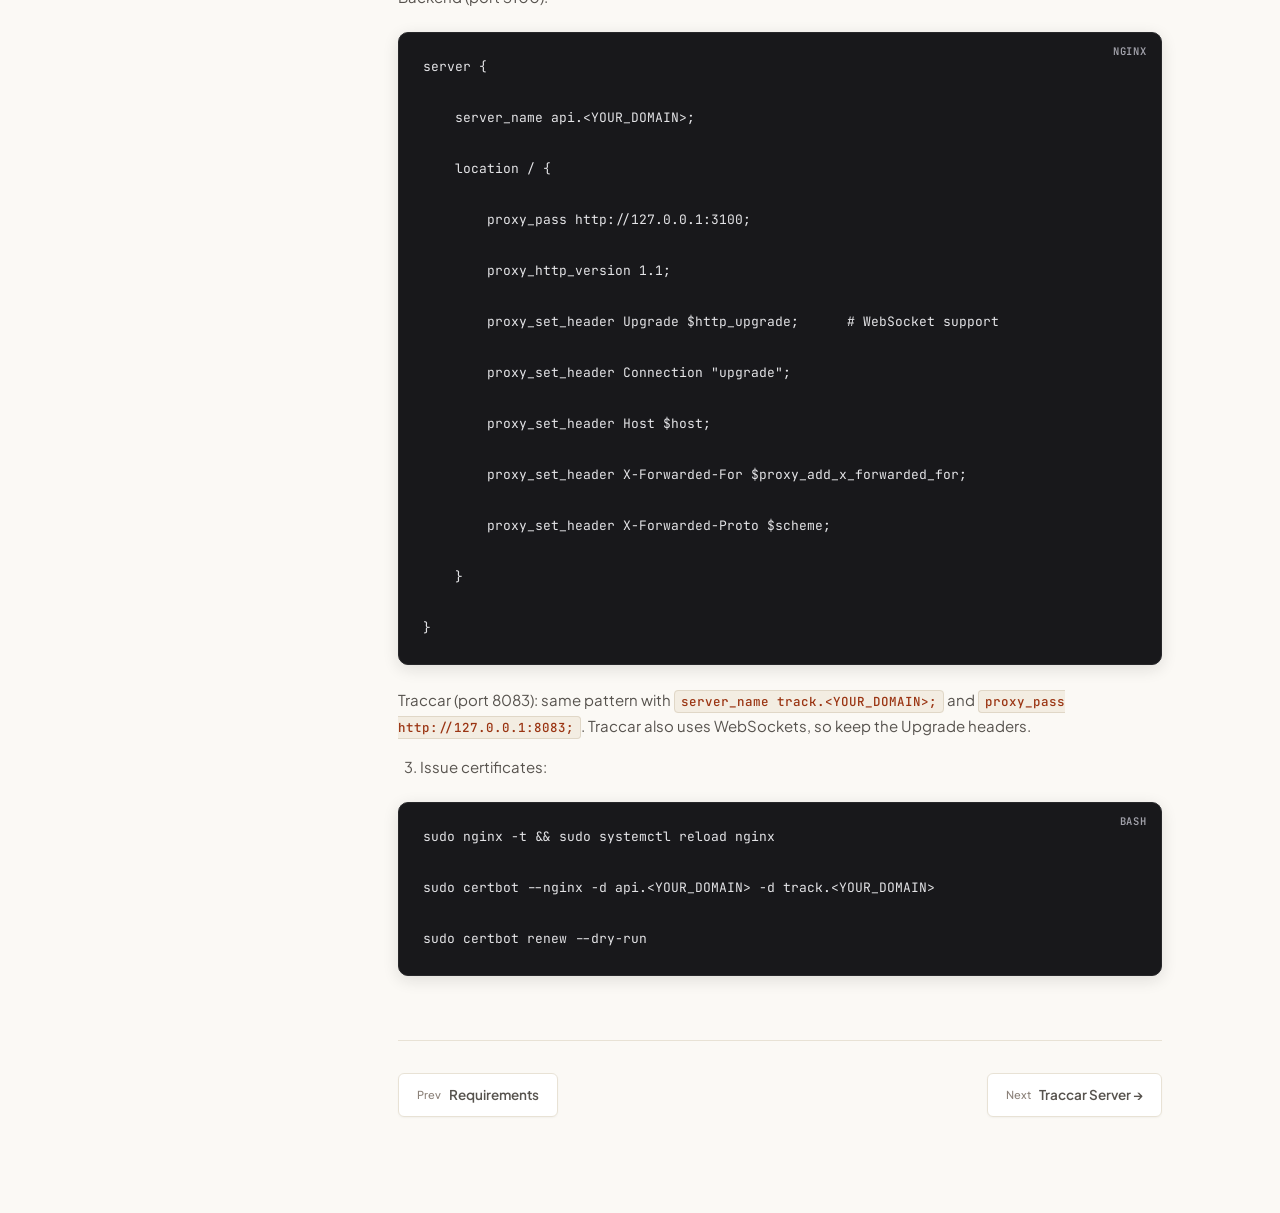
<file: 03-server-setup.html>
﻿<!DOCTYPE html>

<html lang="en">

<head>

  <meta charset="UTF-8" />

  <meta name="viewport" content="width=device-width, initial-scale=1.0" />

  <title>Server Setup — TrackRoutePro Docs</title>

  <meta name="description"
    content="Ubuntu server setup: Java, PostgreSQL, Node.js, MongoDB, Nginx, SSL and PM2 for TrackRoutePro." />

  <link rel="stylesheet" href="assets/style.css" />

</head>

<body>

  <header class="site-header">

    <button class="nav-toggle" id="nav-toggle" aria-label="Open menu">

      <svg width="22" height="22" fill="none" stroke="currentColor" stroke-width="2" stroke-linecap="round">
        <line x1="3" y1="6" x2="19" y2="6" />
        <line x1="3" y1="12" x2="19" y2="12" />
        <line x1="3" y1="18" x2="19" y2="18" />
      </svg>

    </button>

    <a href="index.html" class="header-brand">

      <img src="assets/logo.jpg" alt="TrackRoutePro logo" />

      <div>
        <div class="header-brand-name">TrackRoutePro</div>
        <div class="header-brand-sub">Whitelabel Edition</div>
      </div>

    </a>

    <div class="header-spacer"></div>

    <span class="header-badge">v1.0 Docs</span>

  </header>

  <div id="sidebar-overlay"
    style="display:none;position:fixed;inset:0;background:rgba(0,0,0,0.5);z-index:89;backdrop-filter:blur(4px)"></div>

  <div class="layout">

    <nav class="sidebar">

      <div class="sidebar-section">
        <div class="sidebar-label">Getting Started</div><a href="index.html" class="nav-link"><span
            class="nav-num">🏠 </span> Overview</a>
      </div>

      <div class="sidebar-section">
        <div class="sidebar-label">Documentation</div>

        <a href="01-architecture.html" class="nav-link"><span class="nav-num">1</span> Architecture</a>

        <a href="02-requirements.html" class="nav-link"><span class="nav-num">2</span> Requirements</a>

        <a href="03-server-setup.html" class="nav-link"><span class="nav-num">3</span> Server Setup</a>

        <a href="04-traccar.html" class="nav-link"><span class="nav-num">4</span> Traccar Server</a>

        <a href="05-backend.html" class="nav-link"><span class="nav-num">5</span> Backend</a>

        <a href="06-admin-panel.html" class="nav-link"><span class="nav-num">6</span> Admin Panel</a>

        <a href="07-mobile-app.html" class="nav-link"><span class="nav-num">7</span> Mobile App</a>

        <a href="08-branding.html" class="nav-link"><span class="nav-num">8</span> Branding</a>

        <a href="09-go-live-checklist.html" class="nav-link"><span class="nav-num">9</span> Go-live Checklist</a>

        <a href="10-operations.html" class="nav-link"><span class="nav-num">10</span> Operations</a>

        <a href="11-troubleshooting.html" class="nav-link"><span class="nav-num">11</span> Troubleshooting</a>

        <a href="12-security.html" class="nav-link"><span class="nav-num">12</span> Security</a>

        <a href="13-licences.html" class="nav-link"><span class="nav-num">13</span> Licences</a>

      </div>

      <div class="sidebar-section">
        <div class="sidebar-label">Resources</div><a href="support.html" class="nav-link"><span
            class="nav-num">💬</span> Support</a>
      </div>

    </nav>

    <main class="main-content">

      <div class="content-wrap">

        <div class="page-hero">

          <div class="page-hero-eyebrow">Guide 03</div>

          <h1>Server Setup</h1>

          <p>Commands assume Ubuntu with a sudo user. Adjust versions to what your package sources provide.</p>

        </div>



        <div class="doc-content">



          <h2 id="base">3.1 Base packages</h2>

          <pre data-lang="bash"><code>sudo apt update && sudo apt upgrade -y

sudo apt install -y nginx certbot python3-certbot-nginx ufw git curl</code></pre>



          <h2 id="java">3.2 Java (for Traccar)</h2>

          <pre data-lang="bash"><code>sudo apt install -y default-jre-headless

java -version</code></pre>



          <h2 id="postgresql">3.3 PostgreSQL</h2>

          <pre data-lang="bash"><code>sudo apt install -y postgresql postgresql-contrib

sudo -u postgres psql</code></pre>

          <pre data-lang="sql"><code>CREATE USER traccar WITH PASSWORD '&lt;DB_PASSWORD&gt;';

CREATE DATABASE traccar OWNER traccar;</code></pre>

          <p>Keep PostgreSQL listening on localhost only (the default).</p>



          <h2 id="nodejs">3.4 Node.js and PM2</h2>

          <p>Install Node.js (v24.x was used in development) using your preferred method (NodeSource or nvm), then:</p>

          <pre data-lang="bash"><code>sudo npm install -g pm2

pm2 startup        # run the command it prints</code></pre>



          <h2 id="mongodb">3.5 MongoDB (Docker)</h2>

          <pre data-lang="bash"><code>sudo apt install -y docker.io docker-compose</code></pre>

          <p>Create <code>mongodb-docker/docker-compose.yml</code> inside your backend project folder:</p>

          <pre data-lang="yaml"><code>services:

  mongo:

    image: mongo:&lt;VERSION&gt;

    restart: always

    ports:

      - "127.0.0.1:27017:27017"   # localhost only

    environment:

      MONGO_INITDB_ROOT_USERNAME: &lt;MONGO_USER&gt;

      MONGO_INITDB_ROOT_PASSWORD: &lt;MONGO_PASSWORD&gt;

    volumes:

      - ./data:/data/db</code></pre>

          <pre data-lang="bash"><code>cd mongodb-docker

sudo docker-compose up -d

sudo docker ps</code></pre>

          <div class="alert-box info">

            <span class="alert-box-icon">🏠“‹</span>

            <p>Check the MongoDB edition and licence you deploy (see <a href="13-licences.html">Licences</a>).</p>

          </div>



          <h2 id="firewall">3.6 Firewall</h2>

          <pre data-lang="bash"><code>sudo ufw allow 22/tcp

sudo ufw allow 80,443/tcp

sudo ufw allow 5000:6000/tcp

sudo ufw enable</code></pre>

          <div class="alert-box danger">

            <span class="alert-box-icon">🏠š«</span>

            <p>Do <strong>not</strong> open 5432, 27017, 3100 or 8083 to the internet.</p>

          </div>



          <h2 id="ssl">3.7 DNS and SSL</h2>

          <ol>

            <li>Point <code>api.&lt;YOUR_DOMAIN&gt;</code> and <code>track.&lt;YOUR_DOMAIN&gt;</code> (A records) to the
              server IP.</li>

            <li>Create Nginx site configs in <code>/etc/nginx/sites-available/</code> and symlink to
              <code>sites-enabled/</code>.</li>

          </ol>

          <p>Backend (port 3100):</p>

          <pre data-lang="nginx"><code>server {

    server_name api.&lt;YOUR_DOMAIN&gt;;

    location / {

        proxy_pass http://127.0.0.1:3100;

        proxy_http_version 1.1;

        proxy_set_header Upgrade $http_upgrade;      # WebSocket support

        proxy_set_header Connection "upgrade";

        proxy_set_header Host $host;

        proxy_set_header X-Forwarded-For $proxy_add_x_forwarded_for;

        proxy_set_header X-Forwarded-Proto $scheme;

    }

}</code></pre>

          <p>Traccar (port 8083): same pattern with <code>server_name track.&lt;YOUR_DOMAIN&gt;;</code> and
            <code>proxy_pass http://127.0.0.1:8083;</code>. Traccar also uses WebSockets, so keep the Upgrade headers.
          </p>

          <ol start="3">

            <li>Issue certificates:</li>

          </ol>

          <pre data-lang="bash"><code>sudo nginx -t && sudo systemctl reload nginx

sudo certbot --nginx -d api.&lt;YOUR_DOMAIN&gt; -d track.&lt;YOUR_DOMAIN&gt;

sudo certbot renew --dry-run</code></pre>



        </div>



        <footer class="doc-footer">

          <div class="doc-footer-nav">

            <a href="02-requirements.html" class="footer-nav-btn"><span>Prev</span> Requirements</a>

          </div>

          <div class="doc-footer-nav">

            <a href="04-traccar.html" class="footer-nav-btn"><span>Next</span> Traccar Server →</a>

          </div>

        </footer>

      </div>

    </main>

  </div>

  <script src="assets/app.js"></script>

</body>

</html>
</file>
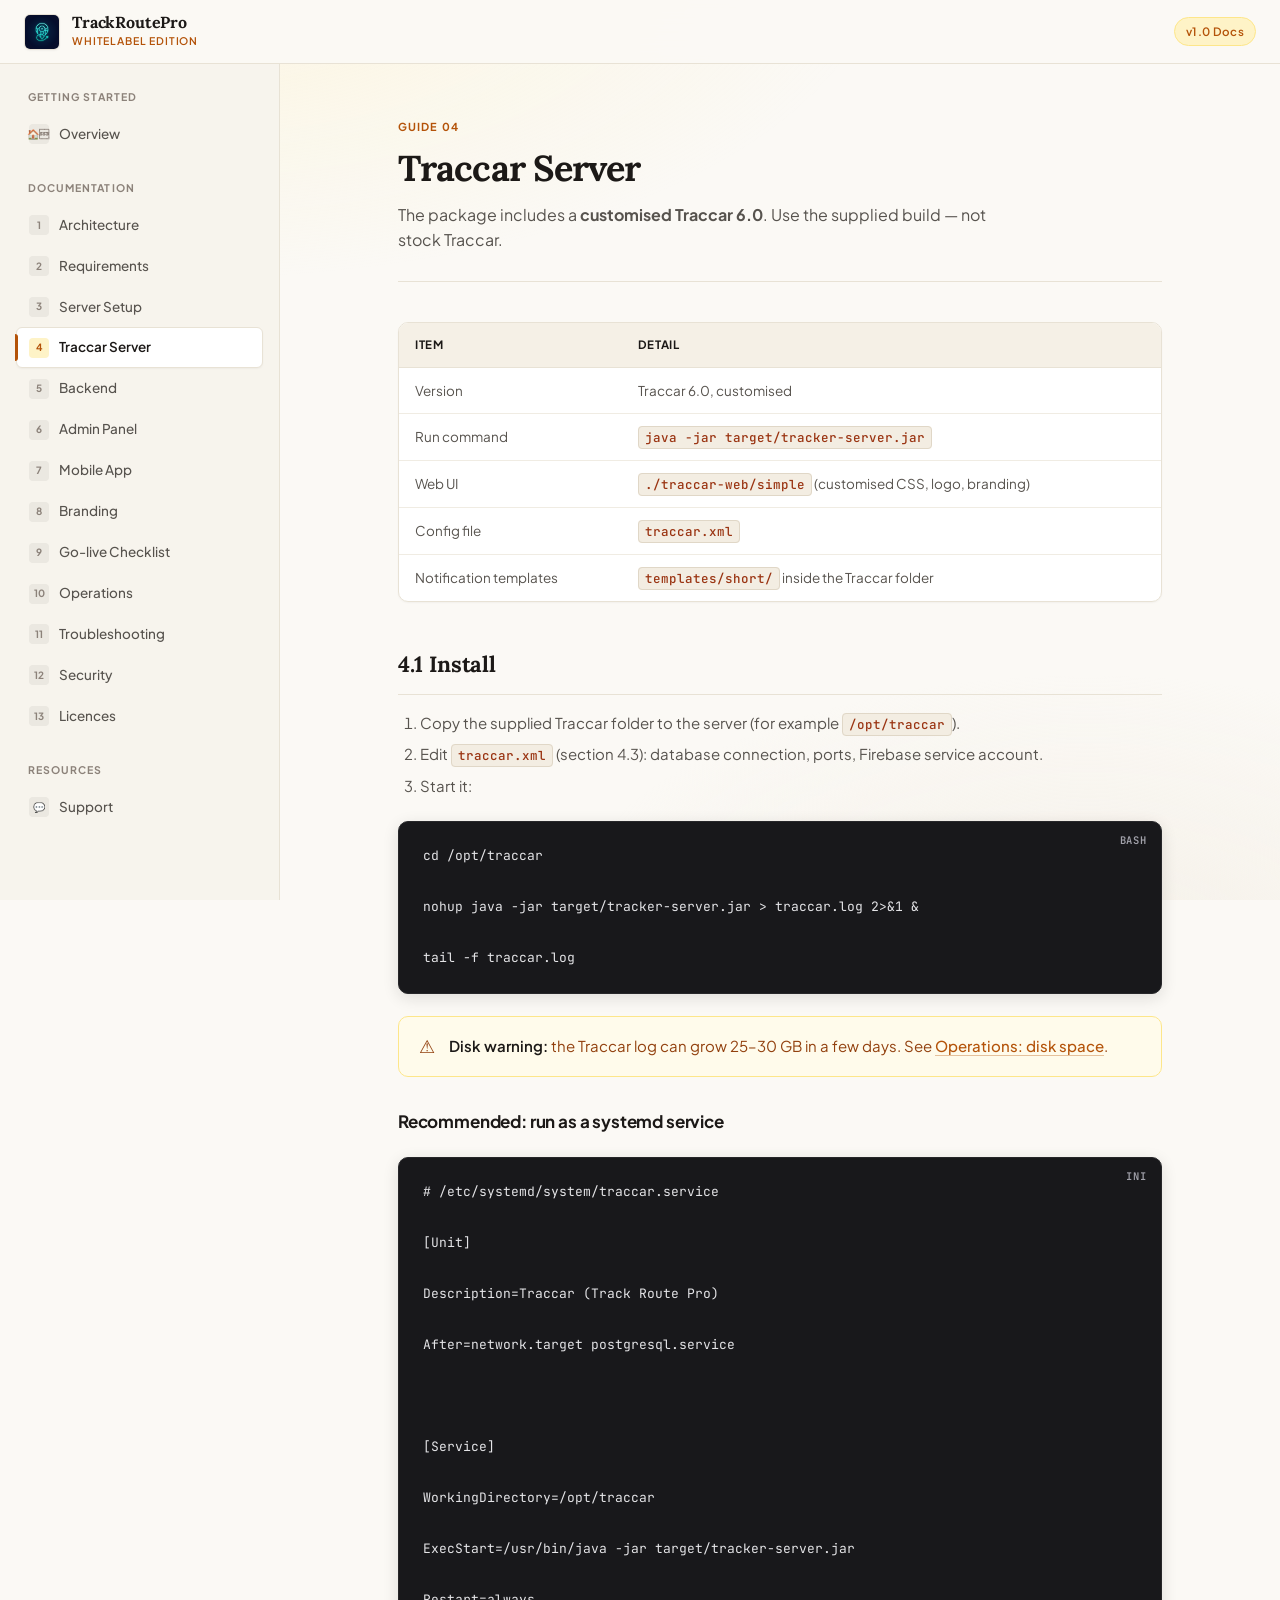
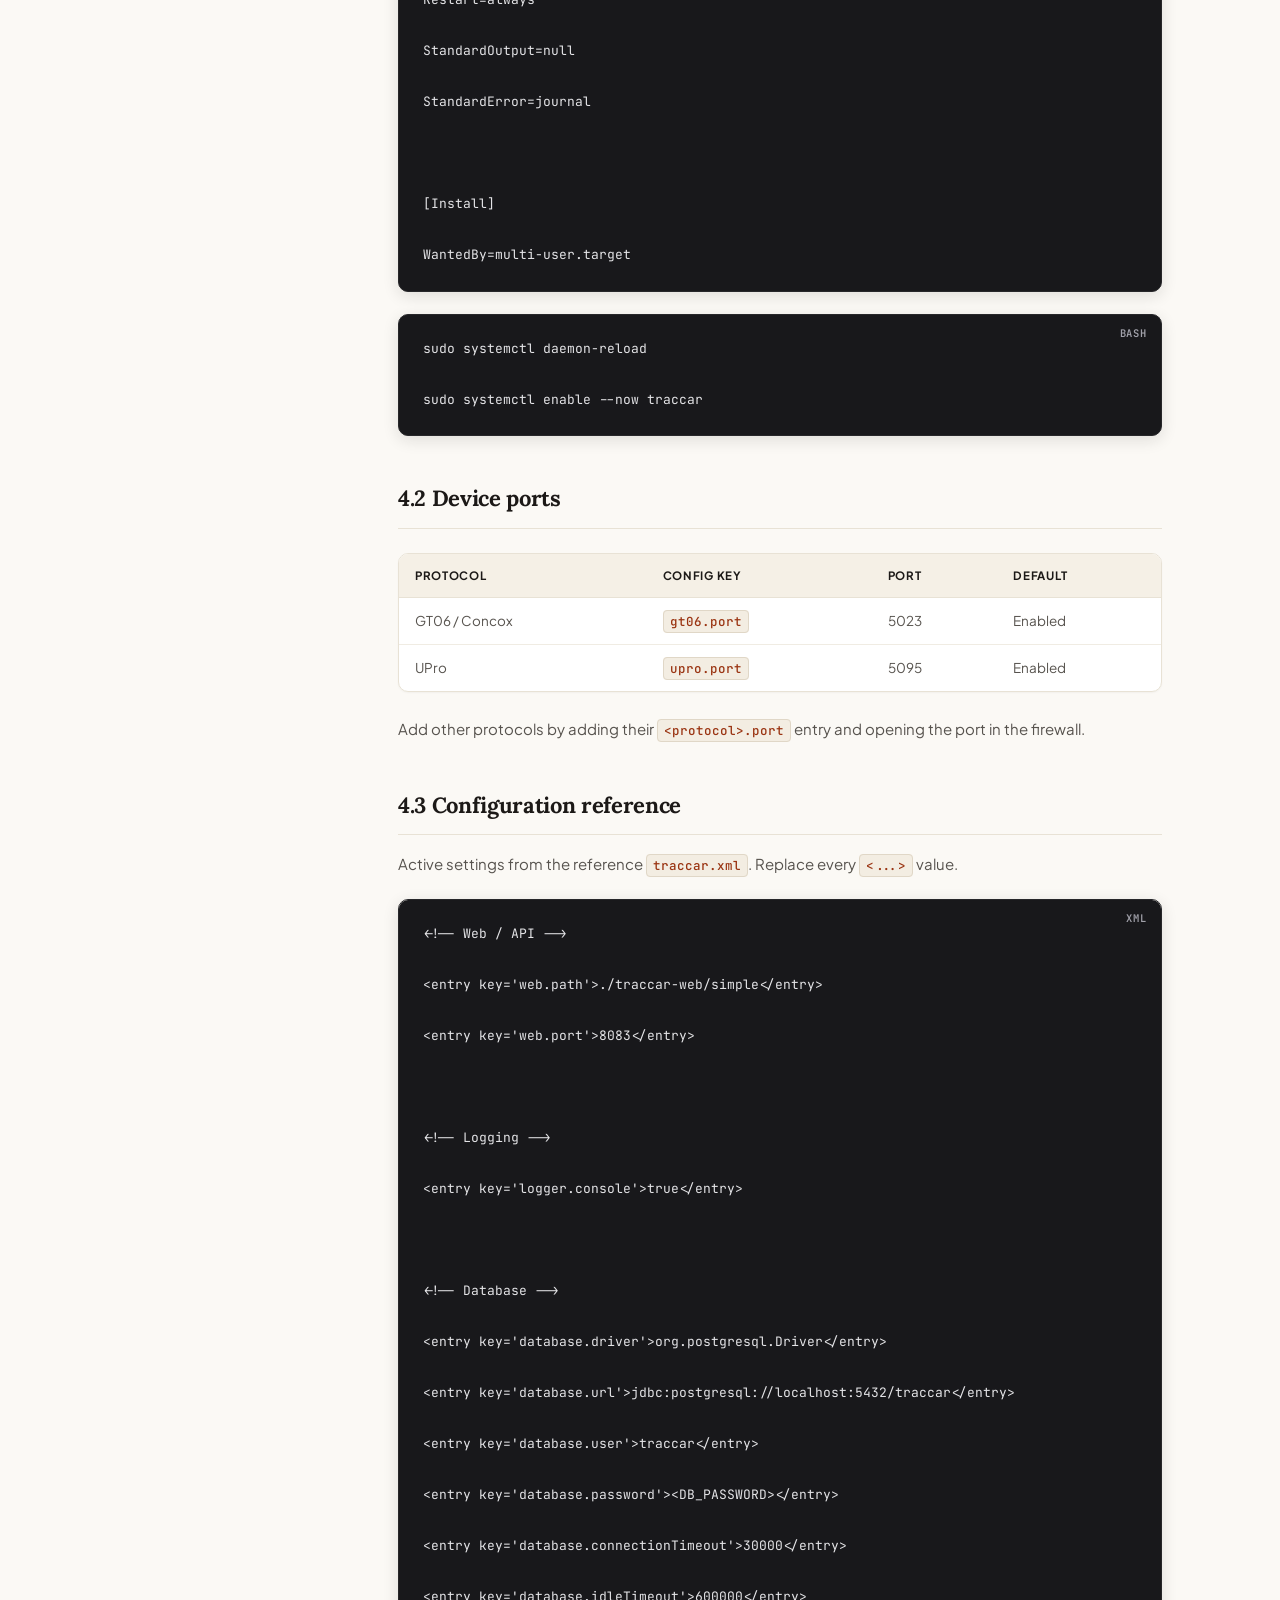
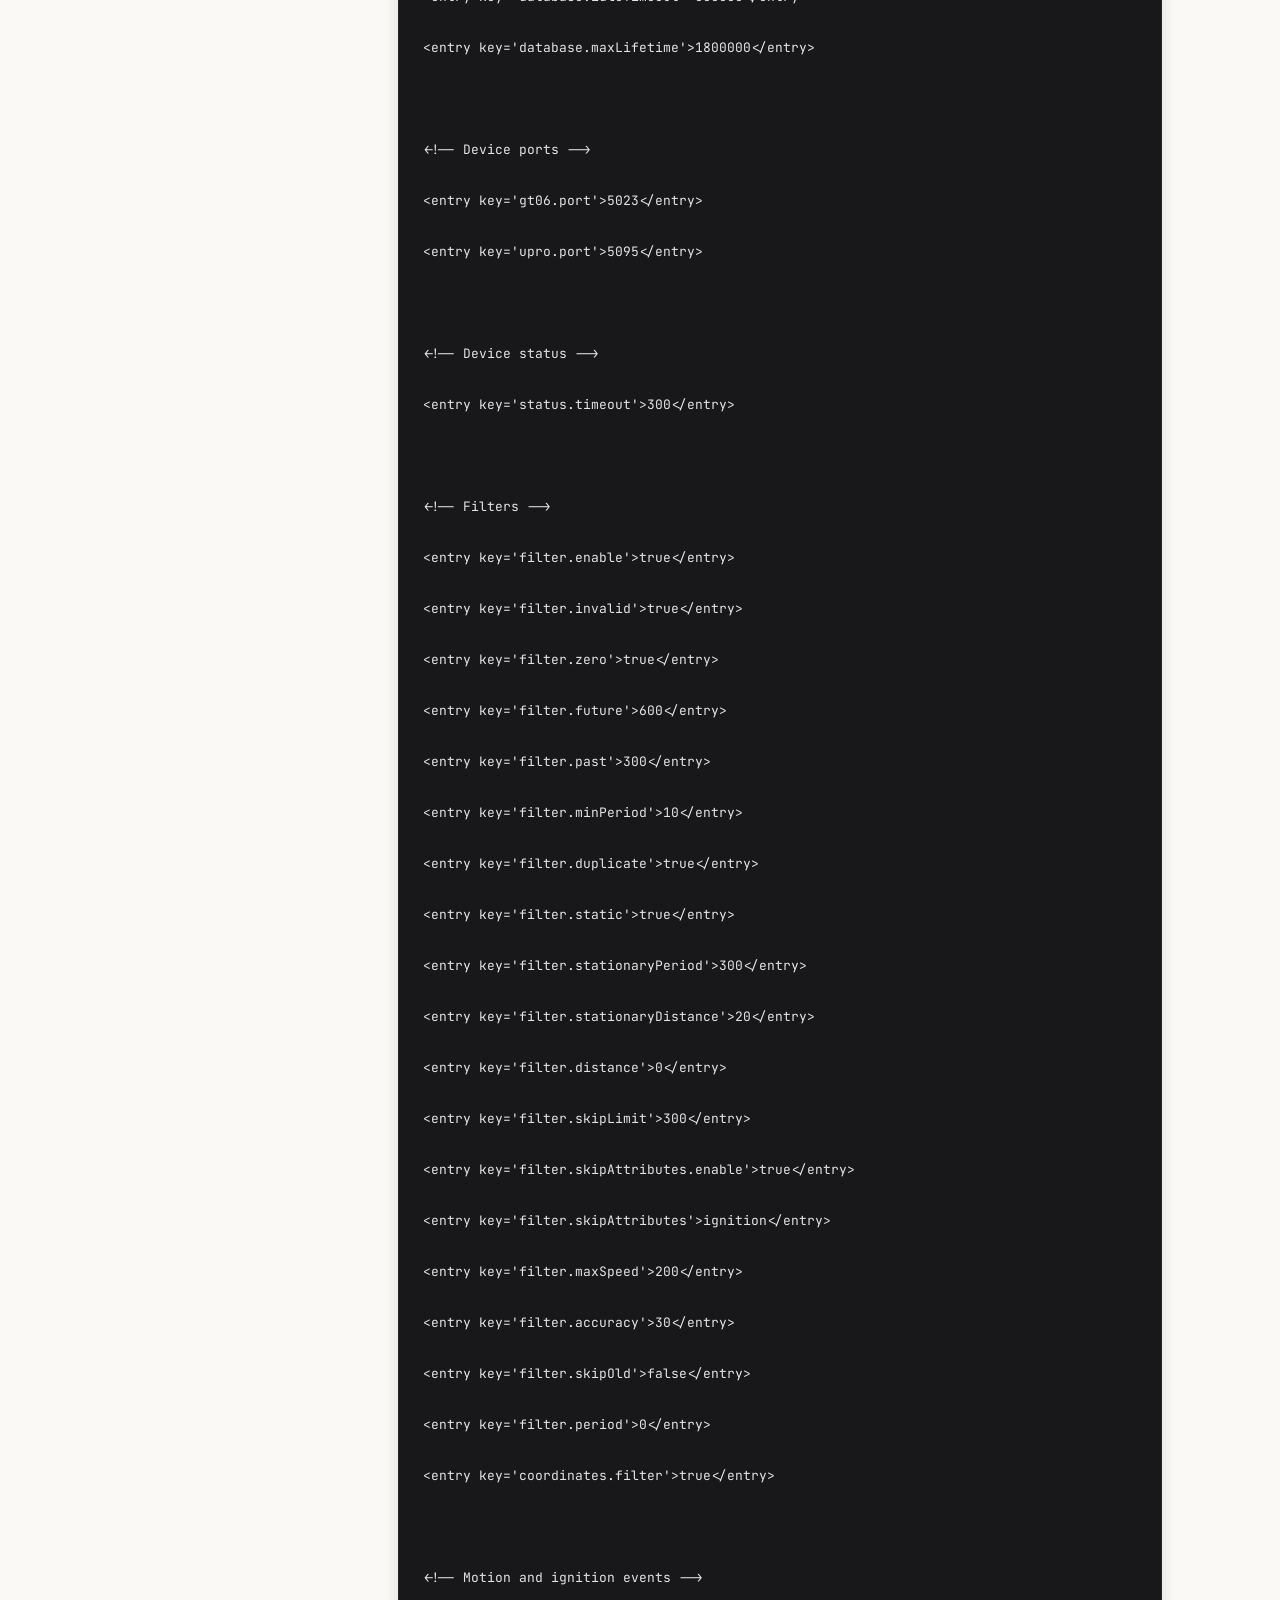
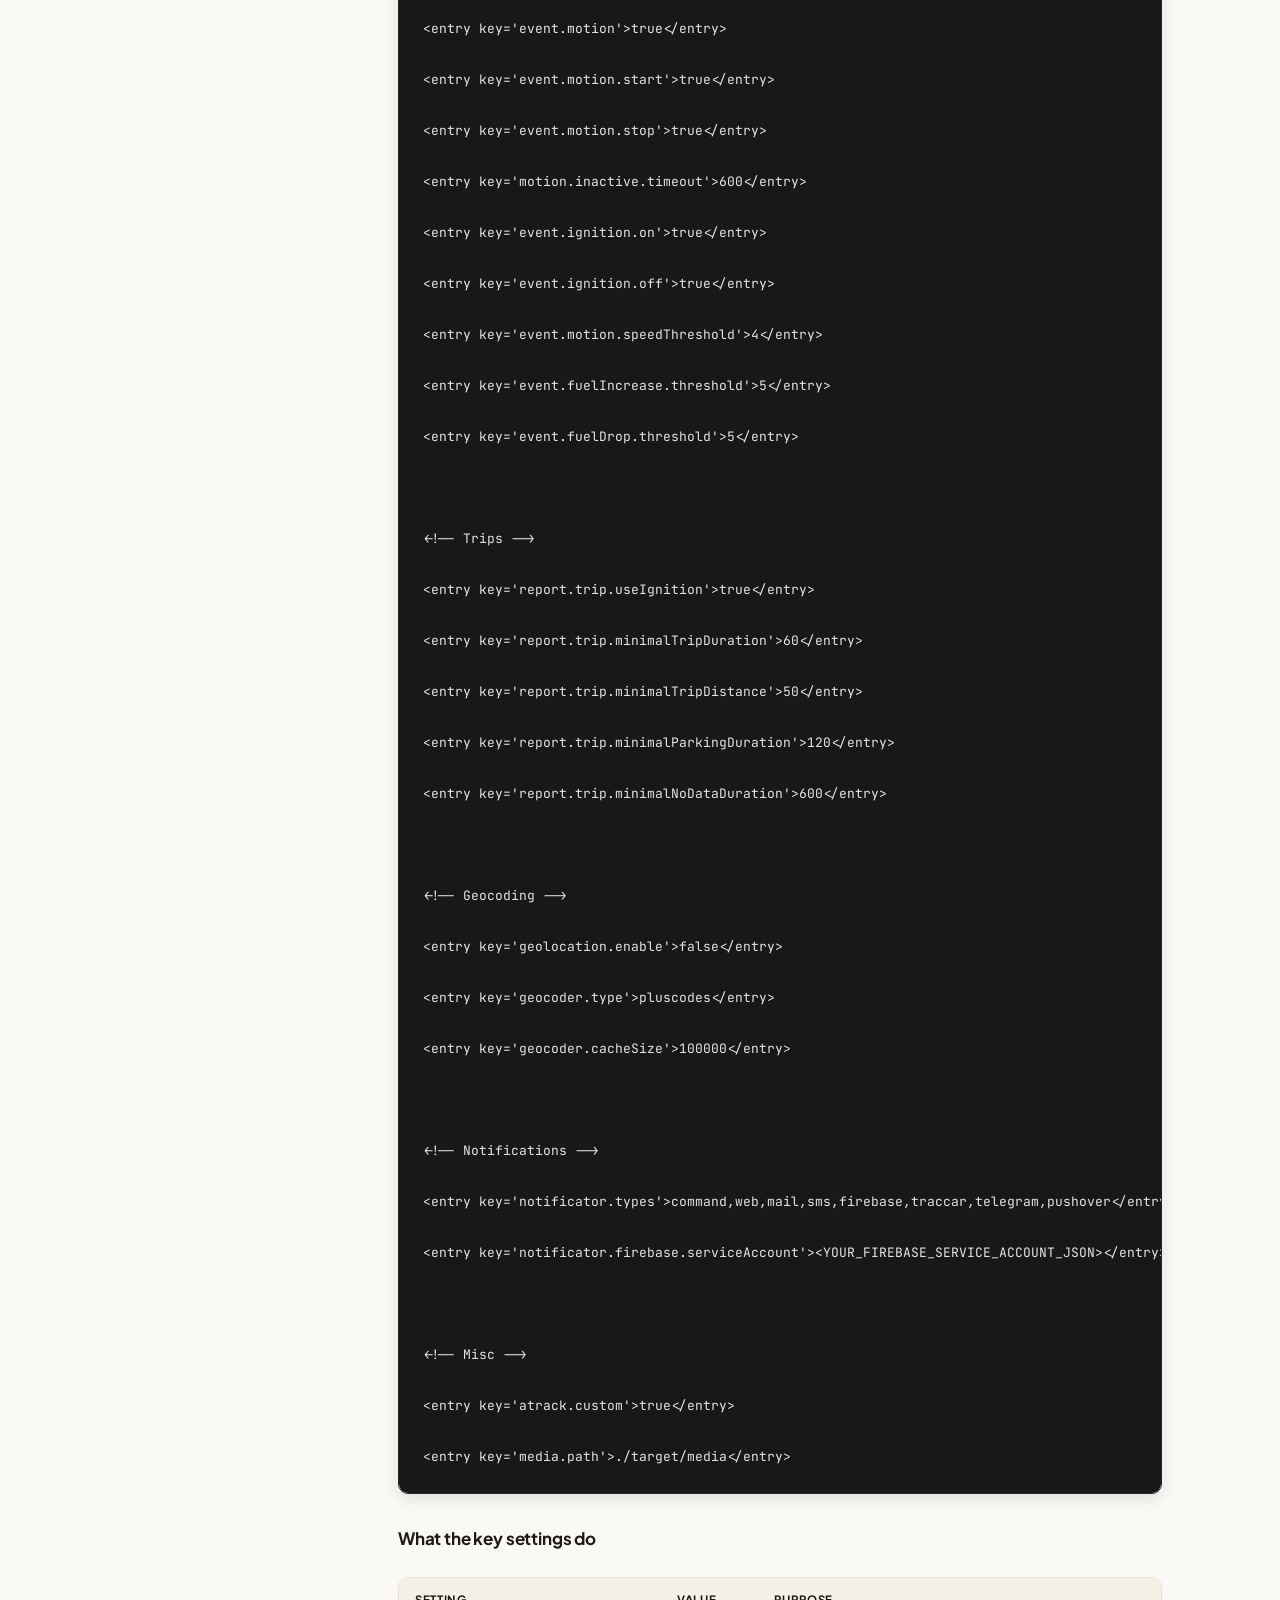
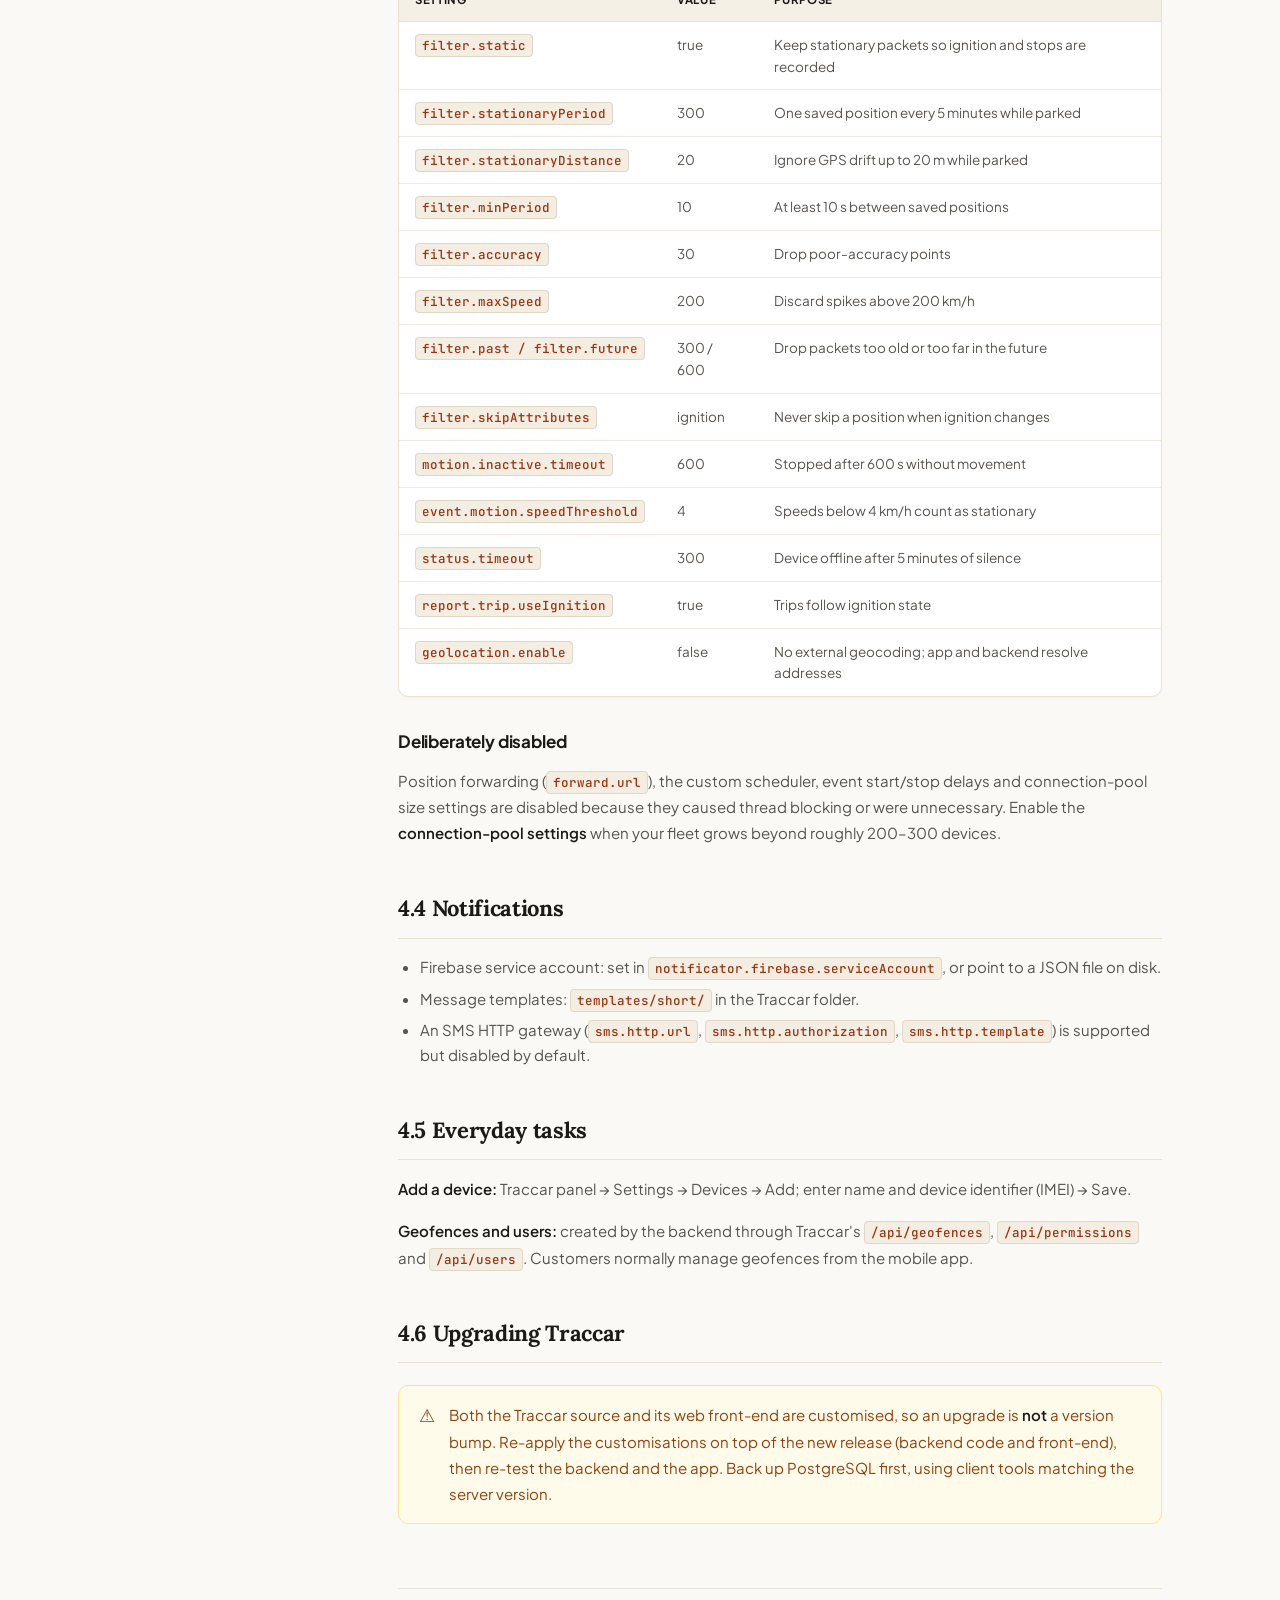
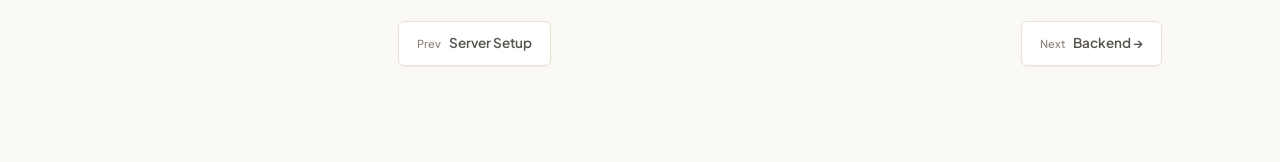
<file: 04-traccar.html>
﻿<!DOCTYPE html>

<html lang="en">

<head>

  <meta charset="UTF-8" />

  <meta name="viewport" content="width=device-width, initial-scale=1.0" />

  <title>Traccar Server — TrackRoutePro Docs</title>

  <meta name="description"
    content="Install, configure and operate the customised Traccar 6.0 GPS server for TrackRoutePro." />

  <link rel="stylesheet" href="assets/style.css" />

</head>

<body>

  <header class="site-header">

    <button class="nav-toggle" id="nav-toggle" aria-label="Open menu">

      <svg width="22" height="22" fill="none" stroke="currentColor" stroke-width="2" stroke-linecap="round">
        <line x1="3" y1="6" x2="19" y2="6" />
        <line x1="3" y1="12" x2="19" y2="12" />
        <line x1="3" y1="18" x2="19" y2="18" />
      </svg>

    </button>

    <a href="index.html" class="header-brand">

      <img src="assets/logo.jpg" alt="TrackRoutePro logo" />

      <div>
        <div class="header-brand-name">TrackRoutePro</div>
        <div class="header-brand-sub">Whitelabel Edition</div>
      </div>

    </a>

    <div class="header-spacer"></div>

    <span class="header-badge">v1.0 Docs</span>

  </header>

  <div id="sidebar-overlay"
    style="display:none;position:fixed;inset:0;background:rgba(0,0,0,0.5);z-index:89;backdrop-filter:blur(4px)"></div>

  <div class="layout">

    <nav class="sidebar">

      <div class="sidebar-section">
        <div class="sidebar-label">Getting Started</div><a href="index.html" class="nav-link"><span
            class="nav-num">🏠 </span> Overview</a>
      </div>

      <div class="sidebar-section">
        <div class="sidebar-label">Documentation</div>

        <a href="01-architecture.html" class="nav-link"><span class="nav-num">1</span> Architecture</a>

        <a href="02-requirements.html" class="nav-link"><span class="nav-num">2</span> Requirements</a>

        <a href="03-server-setup.html" class="nav-link"><span class="nav-num">3</span> Server Setup</a>

        <a href="04-traccar.html" class="nav-link"><span class="nav-num">4</span> Traccar Server</a>

        <a href="05-backend.html" class="nav-link"><span class="nav-num">5</span> Backend</a>

        <a href="06-admin-panel.html" class="nav-link"><span class="nav-num">6</span> Admin Panel</a>

        <a href="07-mobile-app.html" class="nav-link"><span class="nav-num">7</span> Mobile App</a>

        <a href="08-branding.html" class="nav-link"><span class="nav-num">8</span> Branding</a>

        <a href="09-go-live-checklist.html" class="nav-link"><span class="nav-num">9</span> Go-live Checklist</a>

        <a href="10-operations.html" class="nav-link"><span class="nav-num">10</span> Operations</a>

        <a href="11-troubleshooting.html" class="nav-link"><span class="nav-num">11</span> Troubleshooting</a>

        <a href="12-security.html" class="nav-link"><span class="nav-num">12</span> Security</a>

        <a href="13-licences.html" class="nav-link"><span class="nav-num">13</span> Licences</a>

      </div>

      <div class="sidebar-section">
        <div class="sidebar-label">Resources</div><a href="support.html" class="nav-link"><span
            class="nav-num">💬</span> Support</a>
      </div>

    </nav>

    <main class="main-content">

      <div class="content-wrap">

        <div class="page-hero">

          <div class="page-hero-eyebrow">Guide 04</div>

          <h1>Traccar Server</h1>

          <p>The package includes a <strong>customised Traccar 6.0</strong>. Use the supplied build — not stock Traccar.
          </p>

        </div>



        <div class="doc-content">



          <div class="table-wrap">
            <table>

              <thead>
                <tr>
                  <th>Item</th>
                  <th>Detail</th>
                </tr>
              </thead>

              <tbody>

                <tr>
                  <td>Version</td>
                  <td>Traccar 6.0, customised</td>
                </tr>

                <tr>
                  <td>Run command</td>
                  <td><code>java -jar target/tracker-server.jar</code></td>
                </tr>

                <tr>
                  <td>Web UI</td>
                  <td><code>./traccar-web/simple</code> (customised CSS, logo, branding)</td>
                </tr>

                <tr>
                  <td>Config file</td>
                  <td><code>traccar.xml</code></td>
                </tr>

                <tr>
                  <td>Notification templates</td>
                  <td><code>templates/short/</code> inside the Traccar folder</td>
                </tr>

              </tbody>

            </table>
          </div>



          <h2 id="install">4.1 Install</h2>

          <ol>

            <li>Copy the supplied Traccar folder to the server (for example <code>/opt/traccar</code>).</li>

            <li>Edit <code>traccar.xml</code> (section 4.3): database connection, ports, Firebase service account.</li>

            <li>Start it:</li>

          </ol>

          <pre data-lang="bash"><code>cd /opt/traccar

nohup java -jar target/tracker-server.jar > traccar.log 2>&1 &

tail -f traccar.log</code></pre>

          <div class="alert-box warn">

            <span class="alert-box-icon">⚠️</span>

            <p><strong>Disk warning:</strong> the Traccar log can grow 25–30 GB in a few days. See <a
                href="10-operations.html#disk-space">Operations: disk space</a>.</p>

          </div>



          <h3 id="systemd">Recommended: run as a systemd service</h3>

          <pre data-lang="ini"><code># /etc/systemd/system/traccar.service

[Unit]

Description=Traccar (Track Route Pro)

After=network.target postgresql.service



[Service]

WorkingDirectory=/opt/traccar

ExecStart=/usr/bin/java -jar target/tracker-server.jar

Restart=always

StandardOutput=null

StandardError=journal



[Install]

WantedBy=multi-user.target</code></pre>

          <pre data-lang="bash"><code>sudo systemctl daemon-reload

sudo systemctl enable --now traccar</code></pre>



          <h2 id="ports">4.2 Device ports</h2>

          <div class="table-wrap">
            <table>

              <thead>
                <tr>
                  <th>Protocol</th>
                  <th>Config key</th>
                  <th>Port</th>
                  <th>Default</th>
                </tr>
              </thead>

              <tbody>

                <tr>
                  <td>GT06 / Concox</td>
                  <td><code>gt06.port</code></td>
                  <td>5023</td>
                  <td>Enabled</td>
                </tr>

                <tr>
                  <td>UPro</td>
                  <td><code>upro.port</code></td>
                  <td>5095</td>
                  <td>Enabled</td>
                </tr>

              </tbody>

            </table>
          </div>

          <p>Add other protocols by adding their <code>&lt;protocol&gt;.port</code> entry and opening the port in the
            firewall.</p>



          <h2 id="config">4.3 Configuration reference</h2>

          <p>Active settings from the reference <code>traccar.xml</code>. Replace every <code>&lt;...&gt;</code> value.
          </p>

          <pre data-lang="xml"><code>&lt;!-- Web / API --&gt;

&lt;entry key='web.path'&gt;./traccar-web/simple&lt;/entry&gt;

&lt;entry key='web.port'&gt;8083&lt;/entry&gt;



&lt;!-- Logging --&gt;

&lt;entry key='logger.console'&gt;true&lt;/entry&gt;



&lt;!-- Database --&gt;

&lt;entry key='database.driver'&gt;org.postgresql.Driver&lt;/entry&gt;

&lt;entry key='database.url'&gt;jdbc:postgresql://localhost:5432/traccar&lt;/entry&gt;

&lt;entry key='database.user'&gt;traccar&lt;/entry&gt;

&lt;entry key='database.password'&gt;&lt;DB_PASSWORD&gt;&lt;/entry&gt;

&lt;entry key='database.connectionTimeout'&gt;30000&lt;/entry&gt;

&lt;entry key='database.idleTimeout'&gt;600000&lt;/entry&gt;

&lt;entry key='database.maxLifetime'&gt;1800000&lt;/entry&gt;



&lt;!-- Device ports --&gt;

&lt;entry key='gt06.port'&gt;5023&lt;/entry&gt;

&lt;entry key='upro.port'&gt;5095&lt;/entry&gt;



&lt;!-- Device status --&gt;

&lt;entry key='status.timeout'&gt;300&lt;/entry&gt;



&lt;!-- Filters --&gt;

&lt;entry key='filter.enable'&gt;true&lt;/entry&gt;

&lt;entry key='filter.invalid'&gt;true&lt;/entry&gt;

&lt;entry key='filter.zero'&gt;true&lt;/entry&gt;

&lt;entry key='filter.future'&gt;600&lt;/entry&gt;

&lt;entry key='filter.past'&gt;300&lt;/entry&gt;

&lt;entry key='filter.minPeriod'&gt;10&lt;/entry&gt;

&lt;entry key='filter.duplicate'&gt;true&lt;/entry&gt;

&lt;entry key='filter.static'&gt;true&lt;/entry&gt;

&lt;entry key='filter.stationaryPeriod'&gt;300&lt;/entry&gt;

&lt;entry key='filter.stationaryDistance'&gt;20&lt;/entry&gt;

&lt;entry key='filter.distance'&gt;0&lt;/entry&gt;

&lt;entry key='filter.skipLimit'&gt;300&lt;/entry&gt;

&lt;entry key='filter.skipAttributes.enable'&gt;true&lt;/entry&gt;

&lt;entry key='filter.skipAttributes'&gt;ignition&lt;/entry&gt;

&lt;entry key='filter.maxSpeed'&gt;200&lt;/entry&gt;

&lt;entry key='filter.accuracy'&gt;30&lt;/entry&gt;

&lt;entry key='filter.skipOld'&gt;false&lt;/entry&gt;

&lt;entry key='filter.period'&gt;0&lt;/entry&gt;

&lt;entry key='coordinates.filter'&gt;true&lt;/entry&gt;



&lt;!-- Motion and ignition events --&gt;

&lt;entry key='event.motion'&gt;true&lt;/entry&gt;

&lt;entry key='event.motion.start'&gt;true&lt;/entry&gt;

&lt;entry key='event.motion.stop'&gt;true&lt;/entry&gt;

&lt;entry key='motion.inactive.timeout'&gt;600&lt;/entry&gt;

&lt;entry key='event.ignition.on'&gt;true&lt;/entry&gt;

&lt;entry key='event.ignition.off'&gt;true&lt;/entry&gt;

&lt;entry key='event.motion.speedThreshold'&gt;4&lt;/entry&gt;

&lt;entry key='event.fuelIncrease.threshold'&gt;5&lt;/entry&gt;

&lt;entry key='event.fuelDrop.threshold'&gt;5&lt;/entry&gt;



&lt;!-- Trips --&gt;

&lt;entry key='report.trip.useIgnition'&gt;true&lt;/entry&gt;

&lt;entry key='report.trip.minimalTripDuration'&gt;60&lt;/entry&gt;

&lt;entry key='report.trip.minimalTripDistance'&gt;50&lt;/entry&gt;

&lt;entry key='report.trip.minimalParkingDuration'&gt;120&lt;/entry&gt;

&lt;entry key='report.trip.minimalNoDataDuration'&gt;600&lt;/entry&gt;



&lt;!-- Geocoding --&gt;

&lt;entry key='geolocation.enable'&gt;false&lt;/entry&gt;

&lt;entry key='geocoder.type'&gt;pluscodes&lt;/entry&gt;

&lt;entry key='geocoder.cacheSize'&gt;100000&lt;/entry&gt;



&lt;!-- Notifications --&gt;

&lt;entry key='notificator.types'&gt;command,web,mail,sms,firebase,traccar,telegram,pushover&lt;/entry&gt;

&lt;entry key='notificator.firebase.serviceAccount'&gt;&lt;YOUR_FIREBASE_SERVICE_ACCOUNT_JSON&gt;&lt;/entry&gt;



&lt;!-- Misc --&gt;

&lt;entry key='atrack.custom'&gt;true&lt;/entry&gt;

&lt;entry key='media.path'&gt;./target/media&lt;/entry&gt;</code></pre>



          <h3 id="key-settings">What the key settings do</h3>

          <div class="table-wrap">
            <table>

              <thead>
                <tr>
                  <th>Setting</th>
                  <th>Value</th>
                  <th>Purpose</th>
                </tr>
              </thead>

              <tbody>

                <tr>
                  <td><code>filter.static</code></td>
                  <td>true</td>
                  <td>Keep stationary packets so ignition and stops are recorded</td>
                </tr>

                <tr>
                  <td><code>filter.stationaryPeriod</code></td>
                  <td>300</td>
                  <td>One saved position every 5 minutes while parked</td>
                </tr>

                <tr>
                  <td><code>filter.stationaryDistance</code></td>
                  <td>20</td>
                  <td>Ignore GPS drift up to 20 m while parked</td>
                </tr>

                <tr>
                  <td><code>filter.minPeriod</code></td>
                  <td>10</td>
                  <td>At least 10 s between saved positions</td>
                </tr>

                <tr>
                  <td><code>filter.accuracy</code></td>
                  <td>30</td>
                  <td>Drop poor-accuracy points</td>
                </tr>

                <tr>
                  <td><code>filter.maxSpeed</code></td>
                  <td>200</td>
                  <td>Discard spikes above 200 km/h</td>
                </tr>

                <tr>
                  <td><code>filter.past / filter.future</code></td>
                  <td>300 / 600</td>
                  <td>Drop packets too old or too far in the future</td>
                </tr>

                <tr>
                  <td><code>filter.skipAttributes</code></td>
                  <td>ignition</td>
                  <td>Never skip a position when ignition changes</td>
                </tr>

                <tr>
                  <td><code>motion.inactive.timeout</code></td>
                  <td>600</td>
                  <td>Stopped after 600 s without movement</td>
                </tr>

                <tr>
                  <td><code>event.motion.speedThreshold</code></td>
                  <td>4</td>
                  <td>Speeds below 4 km/h count as stationary</td>
                </tr>

                <tr>
                  <td><code>status.timeout</code></td>
                  <td>300</td>
                  <td>Device offline after 5 minutes of silence</td>
                </tr>

                <tr>
                  <td><code>report.trip.useIgnition</code></td>
                  <td>true</td>
                  <td>Trips follow ignition state</td>
                </tr>

                <tr>
                  <td><code>geolocation.enable</code></td>
                  <td>false</td>
                  <td>No external geocoding; app and backend resolve addresses</td>
                </tr>

              </tbody>

            </table>
          </div>



          <h3 id="disabled">Deliberately disabled</h3>

          <p>Position forwarding (<code>forward.url</code>), the custom scheduler, event start/stop delays and
            connection-pool size settings are disabled because they caused thread blocking or were unnecessary. Enable
            the <strong>connection-pool settings</strong> when your fleet grows beyond roughly 200–300 devices.</p>



          <h2 id="notifications">4.4 Notifications</h2>

          <ul>

            <li>Firebase service account: set in <code>notificator.firebase.serviceAccount</code>, or point to a JSON
              file on disk.</li>

            <li>Message templates: <code>templates/short/</code> in the Traccar folder.</li>

            <li>An SMS HTTP gateway (<code>sms.http.url</code>, <code>sms.http.authorization</code>,
              <code>sms.http.template</code>) is supported but disabled by default.</li>

          </ul>



          <h2 id="tasks">4.5 Everyday tasks</h2>

          <p><strong>Add a device:</strong> Traccar panel → Settings → Devices → Add; enter name and device identifier
            (IMEI) → Save.</p>

          <p><strong>Geofences and users:</strong> created by the backend through Traccar's <code>/api/geofences</code>,
            <code>/api/permissions</code> and <code>/api/users</code>. Customers normally manage geofences from the
            mobile app.</p>



          <h2 id="upgrade">4.6 Upgrading Traccar</h2>

          <div class="alert-box warn">

            <span class="alert-box-icon">⚠️</span>

            <p>Both the Traccar source and its web front-end are customised, so an upgrade is <strong>not</strong> a
              version bump. Re-apply the customisations on top of the new release (backend code and front-end), then
              re-test the backend and the app. Back up PostgreSQL first, using client tools matching the server version.
            </p>

          </div>



        </div>



        <footer class="doc-footer">

          <div class="doc-footer-nav">

            <a href="03-server-setup.html" class="footer-nav-btn"><span>Prev</span> Server Setup</a>

          </div>

          <div class="doc-footer-nav">

            <a href="05-backend.html" class="footer-nav-btn"><span>Next</span> Backend →</a>

          </div>

        </footer>

      </div>

    </main>

  </div>

  <script src="assets/app.js"></script>

</body>

</html>
</file>
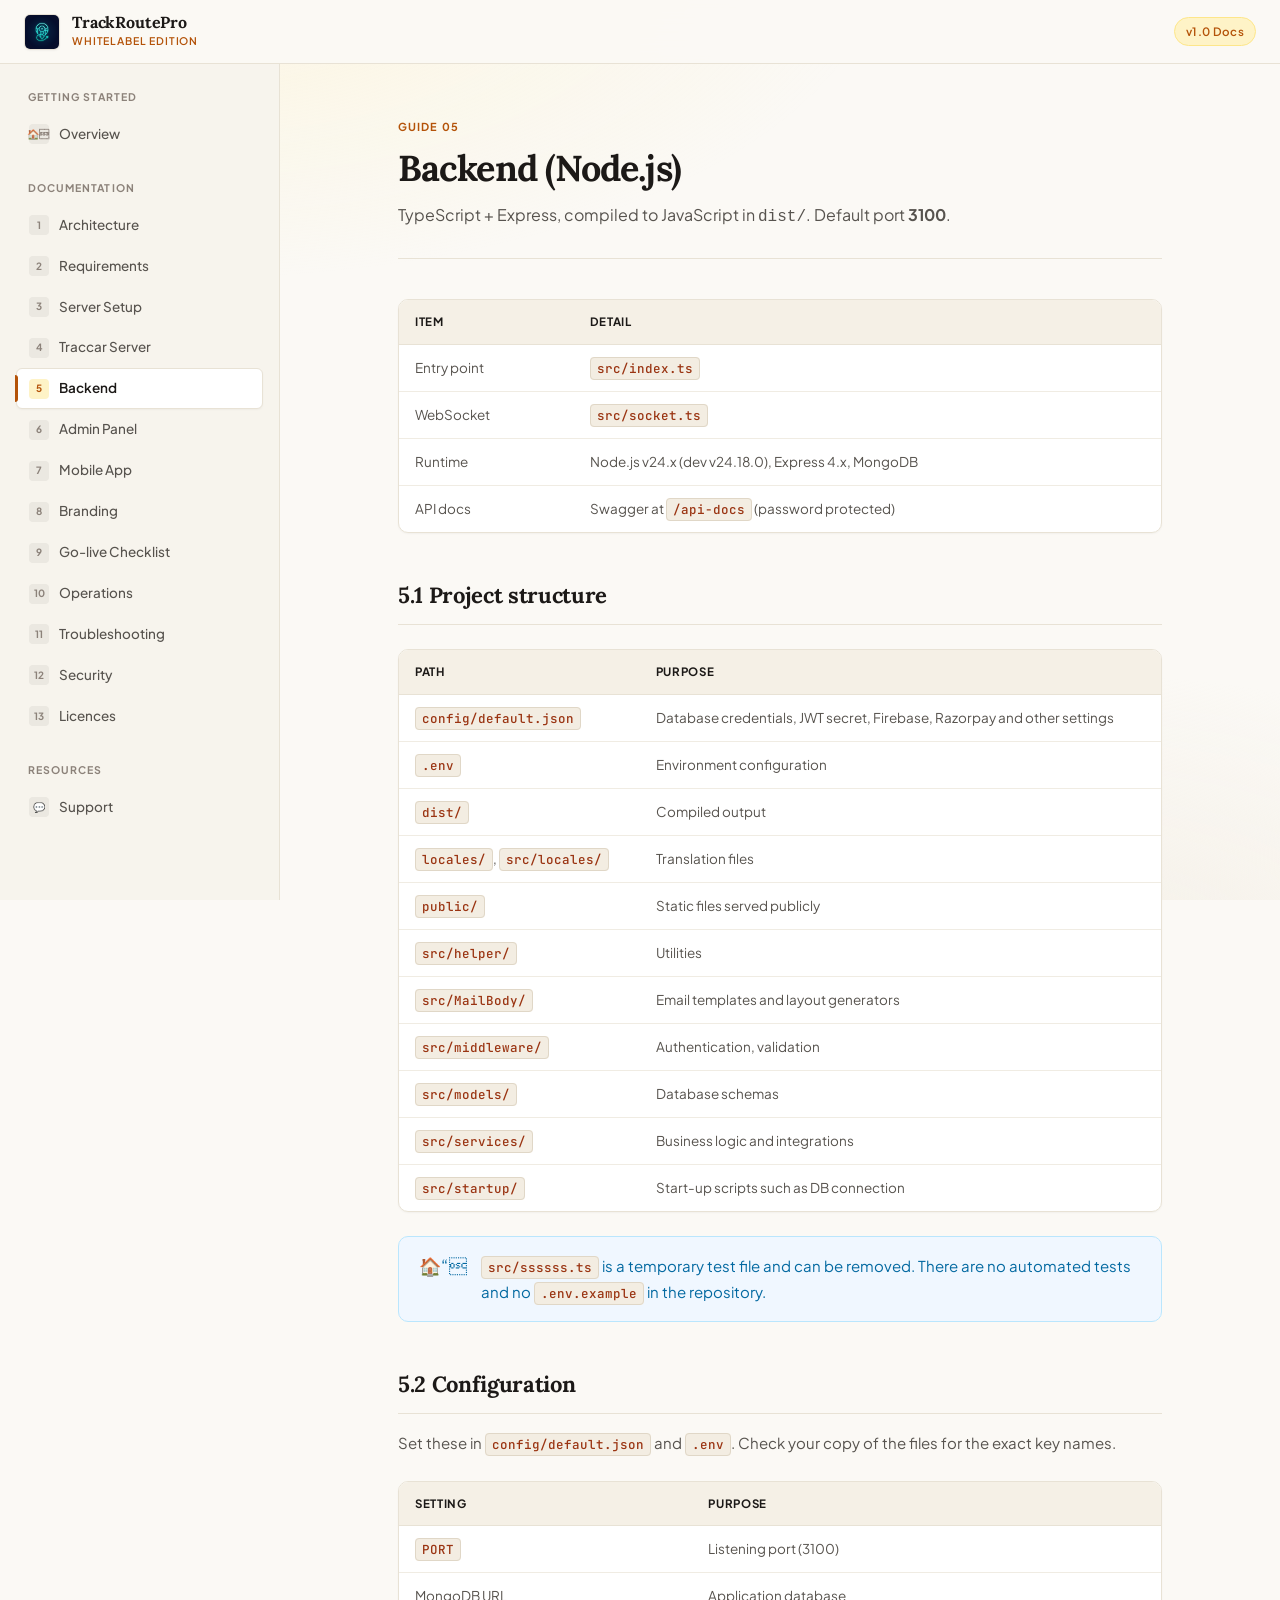
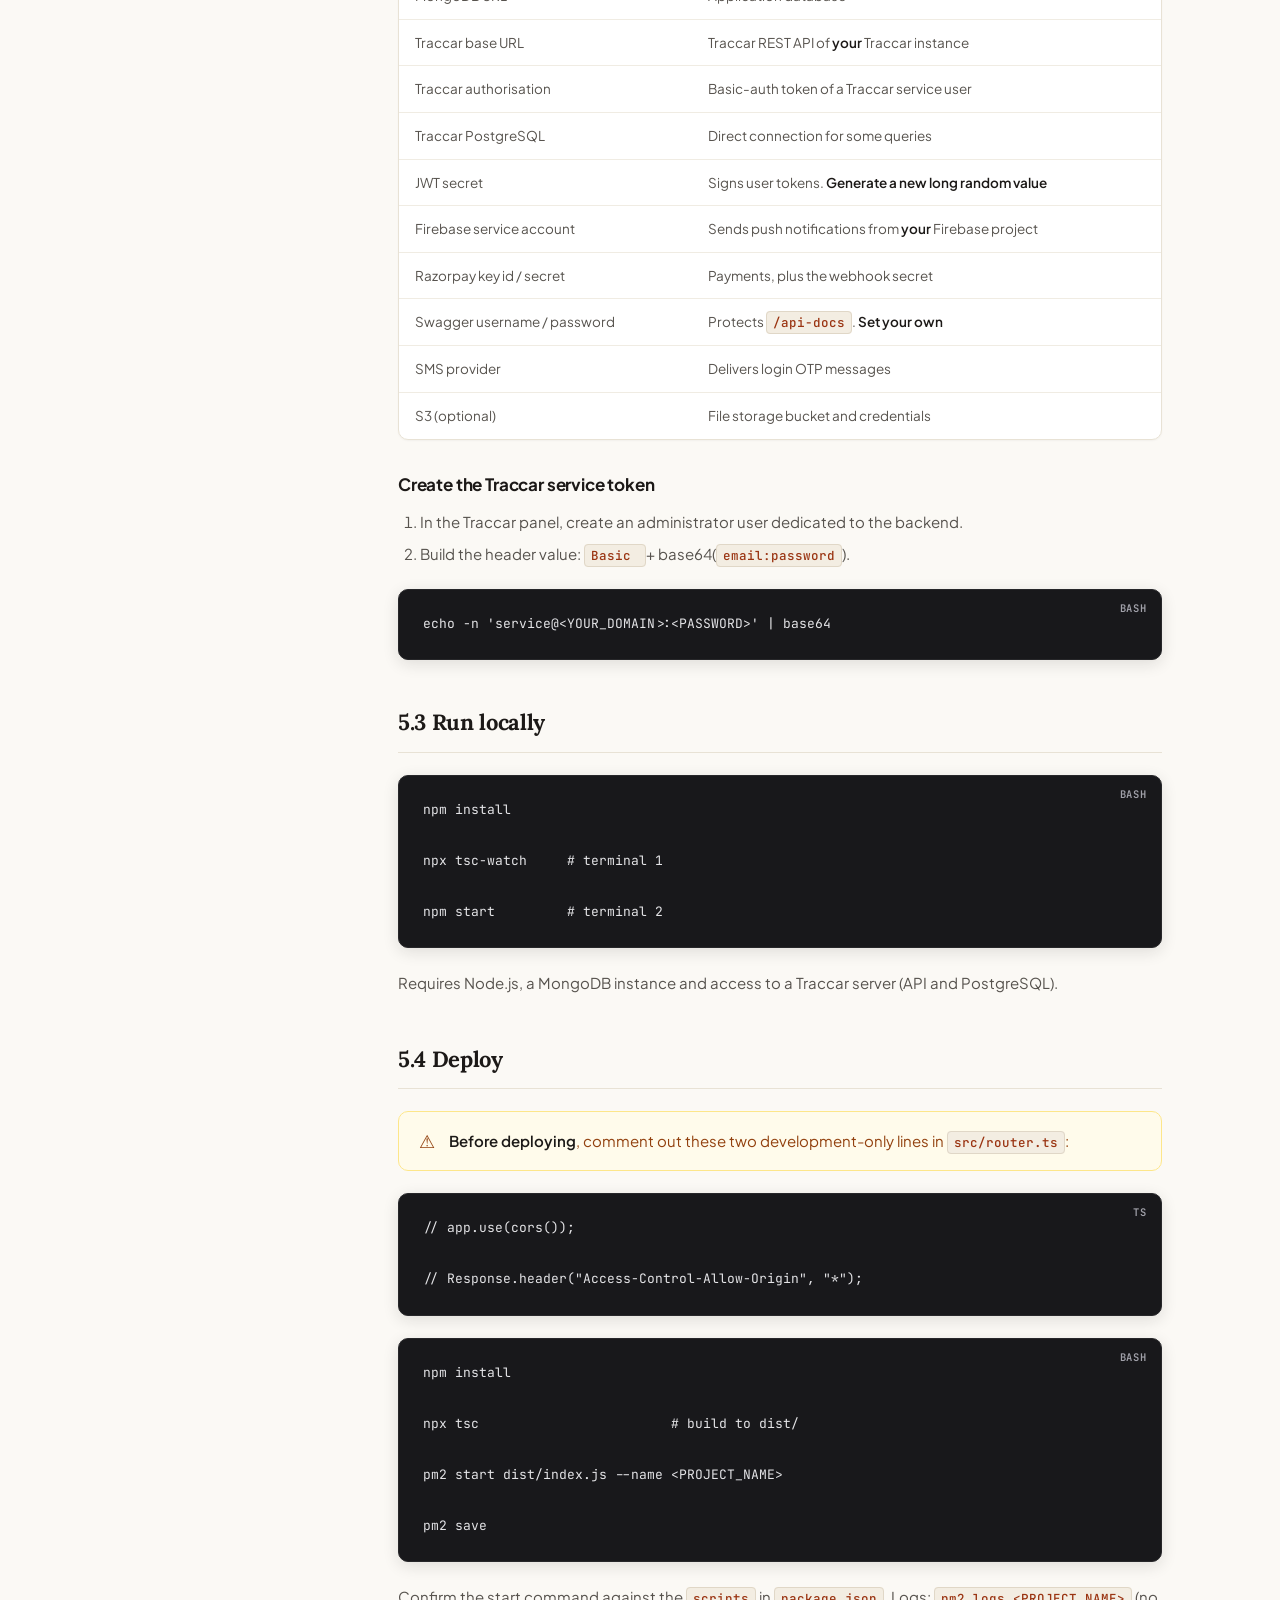
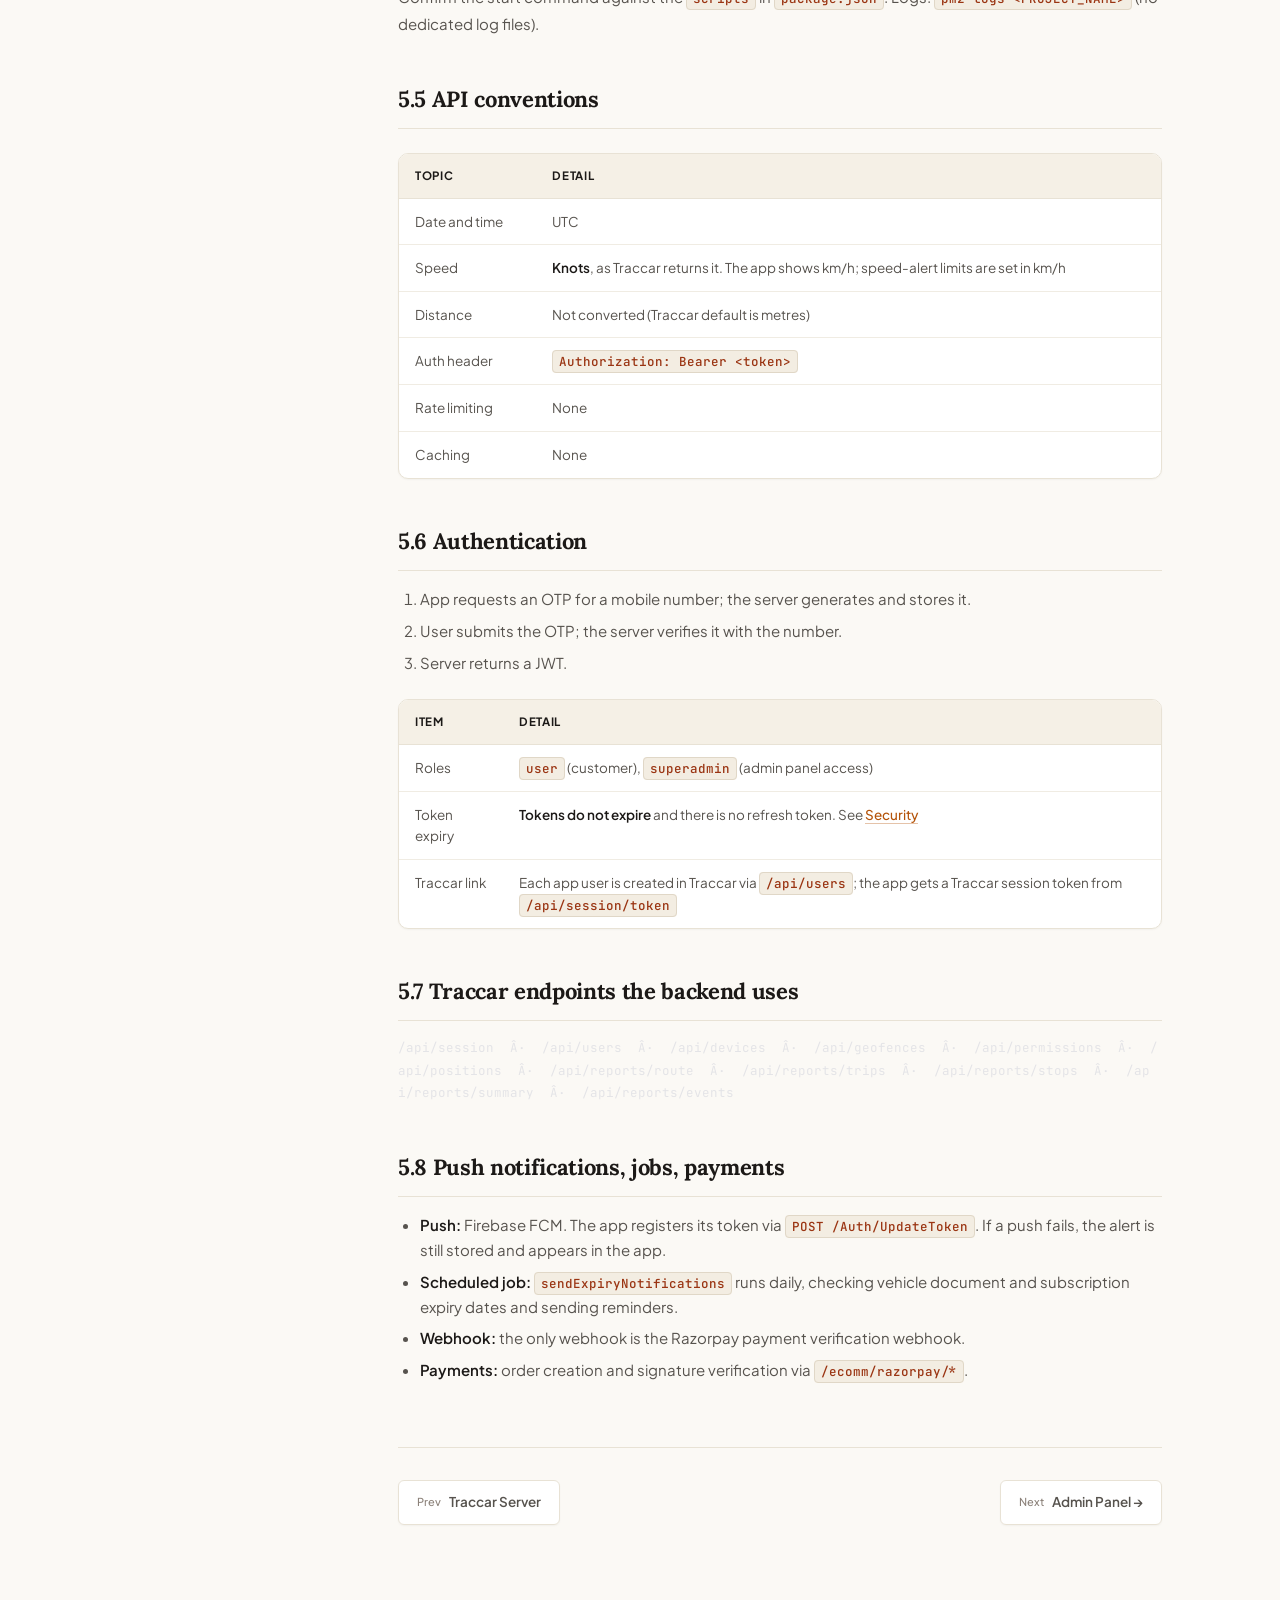
<file: 05-backend.html>
﻿<!DOCTYPE html>

<html lang="en">

<head>

  <meta charset="UTF-8" />

  <meta name="viewport" content="width=device-width, initial-scale=1.0" />

  <title>Backend — TrackRoutePro Docs</title>

  <meta name="description" content="Configure, run and deploy the Node.js TypeScript backend for TrackRoutePro." />

  <link rel="stylesheet" href="assets/style.css" />

</head>

<body>

  <header class="site-header">

    <button class="nav-toggle" id="nav-toggle" aria-label="Open menu">

      <svg width="22" height="22" fill="none" stroke="currentColor" stroke-width="2" stroke-linecap="round">
        <line x1="3" y1="6" x2="19" y2="6" />
        <line x1="3" y1="12" x2="19" y2="12" />
        <line x1="3" y1="18" x2="19" y2="18" />
      </svg>

    </button>

    <a href="index.html" class="header-brand">

      <img src="assets/logo.jpg" alt="TrackRoutePro logo" />

      <div>
        <div class="header-brand-name">TrackRoutePro</div>
        <div class="header-brand-sub">Whitelabel Edition</div>
      </div>

    </a>

    <div class="header-spacer"></div>

    <span class="header-badge">v1.0 Docs</span>

  </header>

  <div id="sidebar-overlay"
    style="display:none;position:fixed;inset:0;background:rgba(0,0,0,0.5);z-index:89;backdrop-filter:blur(4px)"></div>

  <div class="layout">

    <nav class="sidebar">

      <div class="sidebar-section">
        <div class="sidebar-label">Getting Started</div><a href="index.html" class="nav-link"><span
            class="nav-num">🏠 </span> Overview</a>
      </div>

      <div class="sidebar-section">
        <div class="sidebar-label">Documentation</div>

        <a href="01-architecture.html" class="nav-link"><span class="nav-num">1</span> Architecture</a>

        <a href="02-requirements.html" class="nav-link"><span class="nav-num">2</span> Requirements</a>

        <a href="03-server-setup.html" class="nav-link"><span class="nav-num">3</span> Server Setup</a>

        <a href="04-traccar.html" class="nav-link"><span class="nav-num">4</span> Traccar Server</a>

        <a href="05-backend.html" class="nav-link"><span class="nav-num">5</span> Backend</a>

        <a href="06-admin-panel.html" class="nav-link"><span class="nav-num">6</span> Admin Panel</a>

        <a href="07-mobile-app.html" class="nav-link"><span class="nav-num">7</span> Mobile App</a>

        <a href="08-branding.html" class="nav-link"><span class="nav-num">8</span> Branding</a>

        <a href="09-go-live-checklist.html" class="nav-link"><span class="nav-num">9</span> Go-live Checklist</a>

        <a href="10-operations.html" class="nav-link"><span class="nav-num">10</span> Operations</a>

        <a href="11-troubleshooting.html" class="nav-link"><span class="nav-num">11</span> Troubleshooting</a>

        <a href="12-security.html" class="nav-link"><span class="nav-num">12</span> Security</a>

        <a href="13-licences.html" class="nav-link"><span class="nav-num">13</span> Licences</a>

      </div>

      <div class="sidebar-section">
        <div class="sidebar-label">Resources</div><a href="support.html" class="nav-link"><span
            class="nav-num">💬</span> Support</a>
      </div>

    </nav>

    <main class="main-content">

      <div class="content-wrap">

        <div class="page-hero">

          <div class="page-hero-eyebrow">Guide 05</div>

          <h1>Backend (Node.js)</h1>

          <p>TypeScript + Express, compiled to JavaScript in <code>dist/</code>. Default port <strong>3100</strong>.</p>

        </div>



        <div class="doc-content">



          <div class="table-wrap">
            <table>

              <thead>
                <tr>
                  <th>Item</th>
                  <th>Detail</th>
                </tr>
              </thead>

              <tbody>

                <tr>
                  <td>Entry point</td>
                  <td><code>src/index.ts</code></td>
                </tr>

                <tr>
                  <td>WebSocket</td>
                  <td><code>src/socket.ts</code></td>
                </tr>

                <tr>
                  <td>Runtime</td>
                  <td>Node.js v24.x (dev v24.18.0), Express 4.x, MongoDB</td>
                </tr>

                <tr>
                  <td>API docs</td>
                  <td>Swagger at <code>/api-docs</code> (password protected)</td>
                </tr>

              </tbody>

            </table>
          </div>



          <h2 id="structure">5.1 Project structure</h2>

          <div class="table-wrap">
            <table>

              <thead>
                <tr>
                  <th>Path</th>
                  <th>Purpose</th>
                </tr>
              </thead>

              <tbody>

                <tr>
                  <td><code>config/default.json</code></td>
                  <td>Database credentials, JWT secret, Firebase, Razorpay and other settings</td>
                </tr>

                <tr>
                  <td><code>.env</code></td>
                  <td>Environment configuration</td>
                </tr>

                <tr>
                  <td><code>dist/</code></td>
                  <td>Compiled output</td>
                </tr>

                <tr>
                  <td><code>locales/</code>, <code>src/locales/</code></td>
                  <td>Translation files</td>
                </tr>

                <tr>
                  <td><code>public/</code></td>
                  <td>Static files served publicly</td>
                </tr>

                <tr>
                  <td><code>src/helper/</code></td>
                  <td>Utilities</td>
                </tr>

                <tr>
                  <td><code>src/MailBody/</code></td>
                  <td>Email templates and layout generators</td>
                </tr>

                <tr>
                  <td><code>src/middleware/</code></td>
                  <td>Authentication, validation</td>
                </tr>

                <tr>
                  <td><code>src/models/</code></td>
                  <td>Database schemas</td>
                </tr>

                <tr>
                  <td><code>src/services/</code></td>
                  <td>Business logic and integrations</td>
                </tr>

                <tr>
                  <td><code>src/startup/</code></td>
                  <td>Start-up scripts such as DB connection</td>
                </tr>

              </tbody>

            </table>
          </div>

          <div class="alert-box info">

            <span class="alert-box-icon">🏠“</span>

            <p><code>src/ssssss.ts</code> is a temporary test file and can be removed. There are no automated tests and
              no <code>.env.example</code> in the repository.</p>

          </div>



          <h2 id="config">5.2 Configuration</h2>

          <p>Set these in <code>config/default.json</code> and <code>.env</code>. Check your copy of the files for the
            exact key names.</p>

          <div class="table-wrap">
            <table>

              <thead>
                <tr>
                  <th>Setting</th>
                  <th>Purpose</th>
                </tr>
              </thead>

              <tbody>

                <tr>
                  <td><code>PORT</code></td>
                  <td>Listening port (3100)</td>
                </tr>

                <tr>
                  <td>MongoDB URL</td>
                  <td>Application database</td>
                </tr>

                <tr>
                  <td>Traccar base URL</td>
                  <td>Traccar REST API of <strong>your</strong> Traccar instance</td>
                </tr>

                <tr>
                  <td>Traccar authorisation</td>
                  <td>Basic-auth token of a Traccar service user</td>
                </tr>

                <tr>
                  <td>Traccar PostgreSQL</td>
                  <td>Direct connection for some queries</td>
                </tr>

                <tr>
                  <td>JWT secret</td>
                  <td>Signs user tokens. <strong>Generate a new long random value</strong></td>
                </tr>

                <tr>
                  <td>Firebase service account</td>
                  <td>Sends push notifications from <strong>your</strong> Firebase project</td>
                </tr>

                <tr>
                  <td>Razorpay key id / secret</td>
                  <td>Payments, plus the webhook secret</td>
                </tr>

                <tr>
                  <td>Swagger username / password</td>
                  <td>Protects <code>/api-docs</code>. <strong>Set your own</strong></td>
                </tr>

                <tr>
                  <td>SMS provider</td>
                  <td>Delivers login OTP messages</td>
                </tr>

                <tr>
                  <td>S3 (optional)</td>
                  <td>File storage bucket and credentials</td>
                </tr>

              </tbody>

            </table>
          </div>



          <h3 id="traccar-token">Create the Traccar service token</h3>

          <ol>

            <li>In the Traccar panel, create an administrator user dedicated to the backend.</li>

            <li>Build the header value: <code>Basic </code> + base64(<code>email:password</code>).</li>

          </ol>

          <pre data-lang="bash"><code>echo -n 'service@&lt;YOUR_DOMAIN&gt;:&lt;PASSWORD&gt;' | base64</code></pre>



          <h2 id="run">5.3 Run locally</h2>

          <pre data-lang="bash"><code>npm install

npx tsc-watch     # terminal 1

npm start         # terminal 2</code></pre>

          <p>Requires Node.js, a MongoDB instance and access to a Traccar server (API and PostgreSQL).</p>



          <h2 id="deploy">5.4 Deploy</h2>

          <div class="alert-box warn">

            <span class="alert-box-icon">⚠️</span>

            <p><strong>Before deploying</strong>, comment out these two development-only lines in
              <code>src/router.ts</code>:</p>

          </div>

          <pre data-lang="ts"><code>// app.use(cors());

// Response.header("Access-Control-Allow-Origin", "*");</code></pre>

          <pre data-lang="bash"><code>npm install

npx tsc                        # build to dist/

pm2 start dist/index.js --name &lt;PROJECT_NAME&gt;

pm2 save</code></pre>

          <p>Confirm the start command against the <code>scripts</code> in <code>package.json</code>. Logs:
            <code>pm2 logs &lt;PROJECT_NAME&gt;</code> (no dedicated log files).</p>



          <h2 id="api">5.5 API conventions</h2>

          <div class="table-wrap">
            <table>

              <thead>
                <tr>
                  <th>Topic</th>
                  <th>Detail</th>
                </tr>
              </thead>

              <tbody>

                <tr>
                  <td>Date and time</td>
                  <td>UTC</td>
                </tr>

                <tr>
                  <td>Speed</td>
                  <td><strong>Knots</strong>, as Traccar returns it. The app shows km/h; speed-alert limits are set in
                    km/h</td>
                </tr>

                <tr>
                  <td>Distance</td>
                  <td>Not converted (Traccar default is metres)</td>
                </tr>

                <tr>
                  <td>Auth header</td>
                  <td><code>Authorization: Bearer &lt;token&gt;</code></td>
                </tr>

                <tr>
                  <td>Rate limiting</td>
                  <td>None</td>
                </tr>

                <tr>
                  <td>Caching</td>
                  <td>None</td>
                </tr>

              </tbody>

            </table>
          </div>



          <h2 id="auth">5.6 Authentication</h2>

          <ol>

            <li>App requests an OTP for a mobile number; the server generates and stores it.</li>

            <li>User submits the OTP; the server verifies it with the number.</li>

            <li>Server returns a JWT.</li>

          </ol>

          <div class="table-wrap">
            <table>

              <thead>
                <tr>
                  <th>Item</th>
                  <th>Detail</th>
                </tr>
              </thead>

              <tbody>

                <tr>
                  <td>Roles</td>
                  <td><code>user</code> (customer), <code>superadmin</code> (admin panel access)</td>
                </tr>

                <tr>
                  <td>Token expiry</td>
                  <td><strong>Tokens do not expire</strong> and there is no refresh token. See <a
                      href="12-security.html">Security</a></td>
                </tr>

                <tr>
                  <td>Traccar link</td>
                  <td>Each app user is created in Traccar via <code>/api/users</code>; the app gets a Traccar session
                    token from <code>/api/session/token</code></td>
                </tr>

              </tbody>

            </table>
          </div>



          <h2 id="traccar-endpoints">5.7 Traccar endpoints the backend uses</h2>

          <p
            style="font-family:'JetBrains Mono',monospace;font-size:12.5px;color:var(--text-code);line-height:1.8;word-break:break-all;">

            /api/session &nbsp;Â·&nbsp; /api/users &nbsp;Â·&nbsp; /api/devices &nbsp;Â·&nbsp; /api/geofences
            &nbsp;Â·&nbsp; /api/permissions &nbsp;Â·&nbsp; /api/positions &nbsp;Â·&nbsp; /api/reports/route
            &nbsp;Â·&nbsp; /api/reports/trips &nbsp;Â·&nbsp; /api/reports/stops &nbsp;Â·&nbsp; /api/reports/summary
            &nbsp;Â·&nbsp; /api/reports/events

          </p>



          <h2 id="push">5.8 Push notifications, jobs, payments</h2>

          <ul>

            <li><strong>Push:</strong> Firebase FCM. The app registers its token via
              <code>POST /Auth/UpdateToken</code>. If a push fails, the alert is still stored and appears in the app.
            </li>

            <li><strong>Scheduled job:</strong> <code>sendExpiryNotifications</code> runs daily, checking vehicle
              document and subscription expiry dates and sending reminders.</li>

            <li><strong>Webhook:</strong> the only webhook is the Razorpay payment verification webhook.</li>

            <li><strong>Payments:</strong> order creation and signature verification via <code>/ecomm/razorpay/*</code>.
            </li>

          </ul>



        </div>



        <footer class="doc-footer">

          <div class="doc-footer-nav">

            <a href="04-traccar.html" class="footer-nav-btn"><span>Prev</span> Traccar Server</a>

          </div>

          <div class="doc-footer-nav">

            <a href="06-admin-panel.html" class="footer-nav-btn"><span>Next</span> Admin Panel →</a>

          </div>

        </footer>

      </div>

    </main>

  </div>

  <script src="assets/app.js"></script>

</body>

</html>
</file>
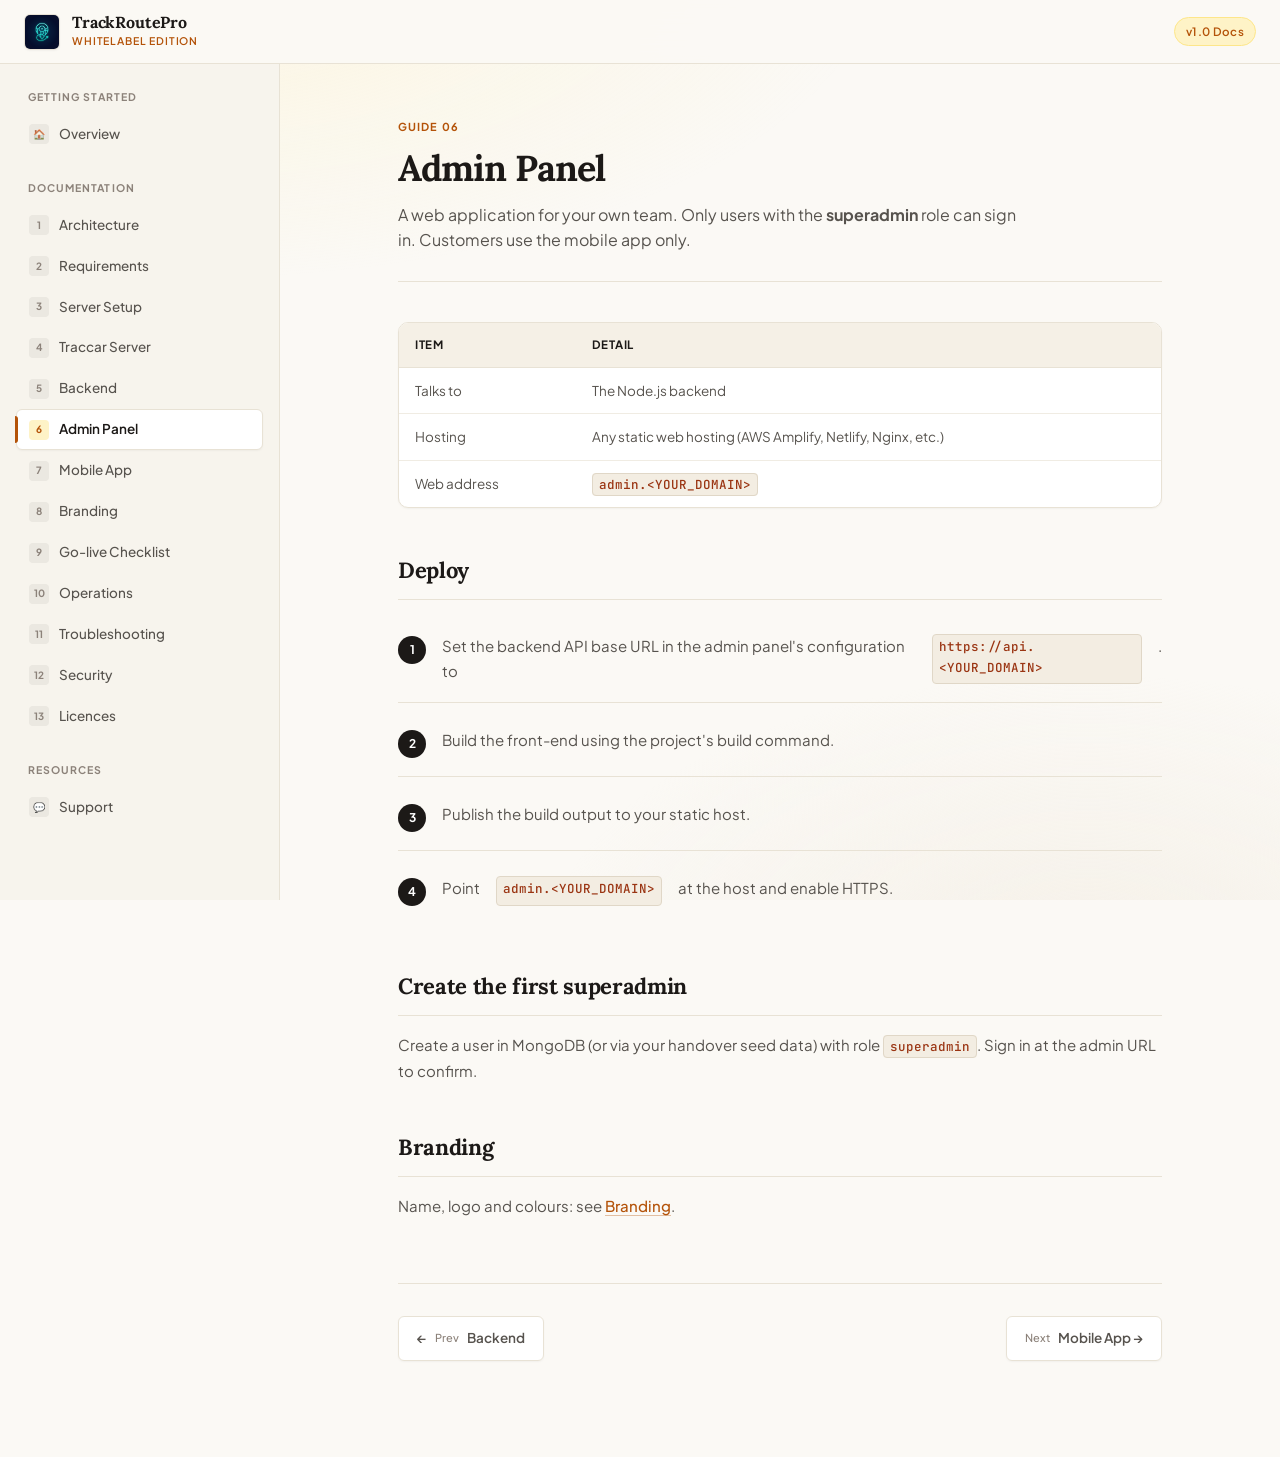
<file: 06-admin-panel.html>
<!DOCTYPE html>
<html lang="en">

<head>
  <meta charset="UTF-8" />
  <meta name="viewport" content="width=device-width, initial-scale=1.0" />
  <title>Admin Panel — TrackRoutePro Docs</title>
  <meta name="description" content="Hosting, deploying and connecting the TrackRoutePro admin web panel." />
  <link rel="stylesheet" href="assets/style.css" />
</head>

<body>
  <header class="site-header">
    <button class="nav-toggle" id="nav-toggle" aria-label="Open menu">
      <svg width="22" height="22" fill="none" stroke="currentColor" stroke-width="2" stroke-linecap="round">
        <line x1="3" y1="6" x2="19" y2="6" />
        <line x1="3" y1="12" x2="19" y2="12" />
        <line x1="3" y1="18" x2="19" y2="18" />
      </svg>
    </button>
    <a href="index.html" class="header-brand">
      <img src="assets/logo.jpg" alt="TrackRoutePro logo" />
      <div>
        <div class="header-brand-name">TrackRoutePro</div>
        <div class="header-brand-sub">Whitelabel Edition</div>
      </div>
    </a>
    <div class="header-spacer"></div>
    <span class="header-badge">v1.0 Docs</span>
  </header>
  <div id="sidebar-overlay"
    style="display:none;position:fixed;inset:0;background:rgba(0,0,0,0.5);z-index:89;backdrop-filter:blur(4px)"></div>
  <div class="layout">
    <nav class="sidebar">
      <div class="sidebar-section">
        <div class="sidebar-label">Getting Started</div><a href="index.html" class="nav-link"><span
            class="nav-num">🏠</span> Overview</a>
      </div>
      <div class="sidebar-section">
        <div class="sidebar-label">Documentation</div>
        <a href="01-architecture.html" class="nav-link"><span class="nav-num">1</span> Architecture</a>
        <a href="02-requirements.html" class="nav-link"><span class="nav-num">2</span> Requirements</a>
        <a href="03-server-setup.html" class="nav-link"><span class="nav-num">3</span> Server Setup</a>
        <a href="04-traccar.html" class="nav-link"><span class="nav-num">4</span> Traccar Server</a>
        <a href="05-backend.html" class="nav-link"><span class="nav-num">5</span> Backend</a>
        <a href="06-admin-panel.html" class="nav-link"><span class="nav-num">6</span> Admin Panel</a>
        <a href="07-mobile-app.html" class="nav-link"><span class="nav-num">7</span> Mobile App</a>
        <a href="08-branding.html" class="nav-link"><span class="nav-num">8</span> Branding</a>
        <a href="09-go-live-checklist.html" class="nav-link"><span class="nav-num">9</span> Go-live Checklist</a>
        <a href="10-operations.html" class="nav-link"><span class="nav-num">10</span> Operations</a>
        <a href="11-troubleshooting.html" class="nav-link"><span class="nav-num">11</span> Troubleshooting</a>
        <a href="12-security.html" class="nav-link"><span class="nav-num">12</span> Security</a>
        <a href="13-licences.html" class="nav-link"><span class="nav-num">13</span> Licences</a>
      </div>
      <div class="sidebar-section">
        <div class="sidebar-label">Resources</div><a href="support.html" class="nav-link"><span
            class="nav-num">💬</span> Support</a>
      </div>
    </nav>
    <main class="main-content">
      <div class="content-wrap">
        <div class="page-hero">
          <div class="page-hero-eyebrow">Guide 06</div>
          <h1>Admin Panel</h1>
          <p>A web application for your own team. Only users with the <strong>superadmin</strong> role can sign in.
            Customers use the mobile app only.</p>
        </div>

        <div class="doc-content">

          <div class="table-wrap">
            <table>
              <thead>
                <tr>
                  <th>Item</th>
                  <th>Detail</th>
                </tr>
              </thead>
              <tbody>
                <tr>
                  <td>Talks to</td>
                  <td>The Node.js backend</td>
                </tr>
                <tr>
                  <td>Hosting</td>
                  <td>Any static web hosting (AWS Amplify, Netlify, Nginx, etc.)</td>
                </tr>
                <tr>
                  <td>Web address</td>
                  <td><code>admin.&lt;YOUR_DOMAIN&gt;</code></td>
                </tr>
              </tbody>
            </table>
          </div>

          <h2 id="deploy">Deploy</h2>
          <ol class="step-list">
            <li>Set the backend API base URL in the admin panel's configuration to
              <code>https://api.&lt;YOUR_DOMAIN&gt;</code>.</li>
            <li>Build the front-end using the project's build command.</li>
            <li>Publish the build output to your static host.</li>
            <li>Point <code>admin.&lt;YOUR_DOMAIN&gt;</code> at the host and enable HTTPS.</li>
          </ol>

          <h2 id="superadmin">Create the first superadmin</h2>
          <p>Create a user in MongoDB (or via your handover seed data) with role <code>superadmin</code>. Sign in at the
            admin URL to confirm.</p>

          <h2 id="branding">Branding</h2>
          <p>Name, logo and colours: see <a href="08-branding.html">Branding</a>.</p>


        </div>

        <footer class="doc-footer">
          <div class="doc-footer-nav">
            <a href="05-backend.html" class="footer-nav-btn">← <span>Prev</span> Backend</a>
          </div>
          <div class="doc-footer-nav">
            <a href="07-mobile-app.html" class="footer-nav-btn"><span>Next</span> Mobile App →</a>
          </div>
        </footer>
      </div>
    </main>
  </div>
  <script src="assets/app.js"></script>
</body>

</html>
</file>
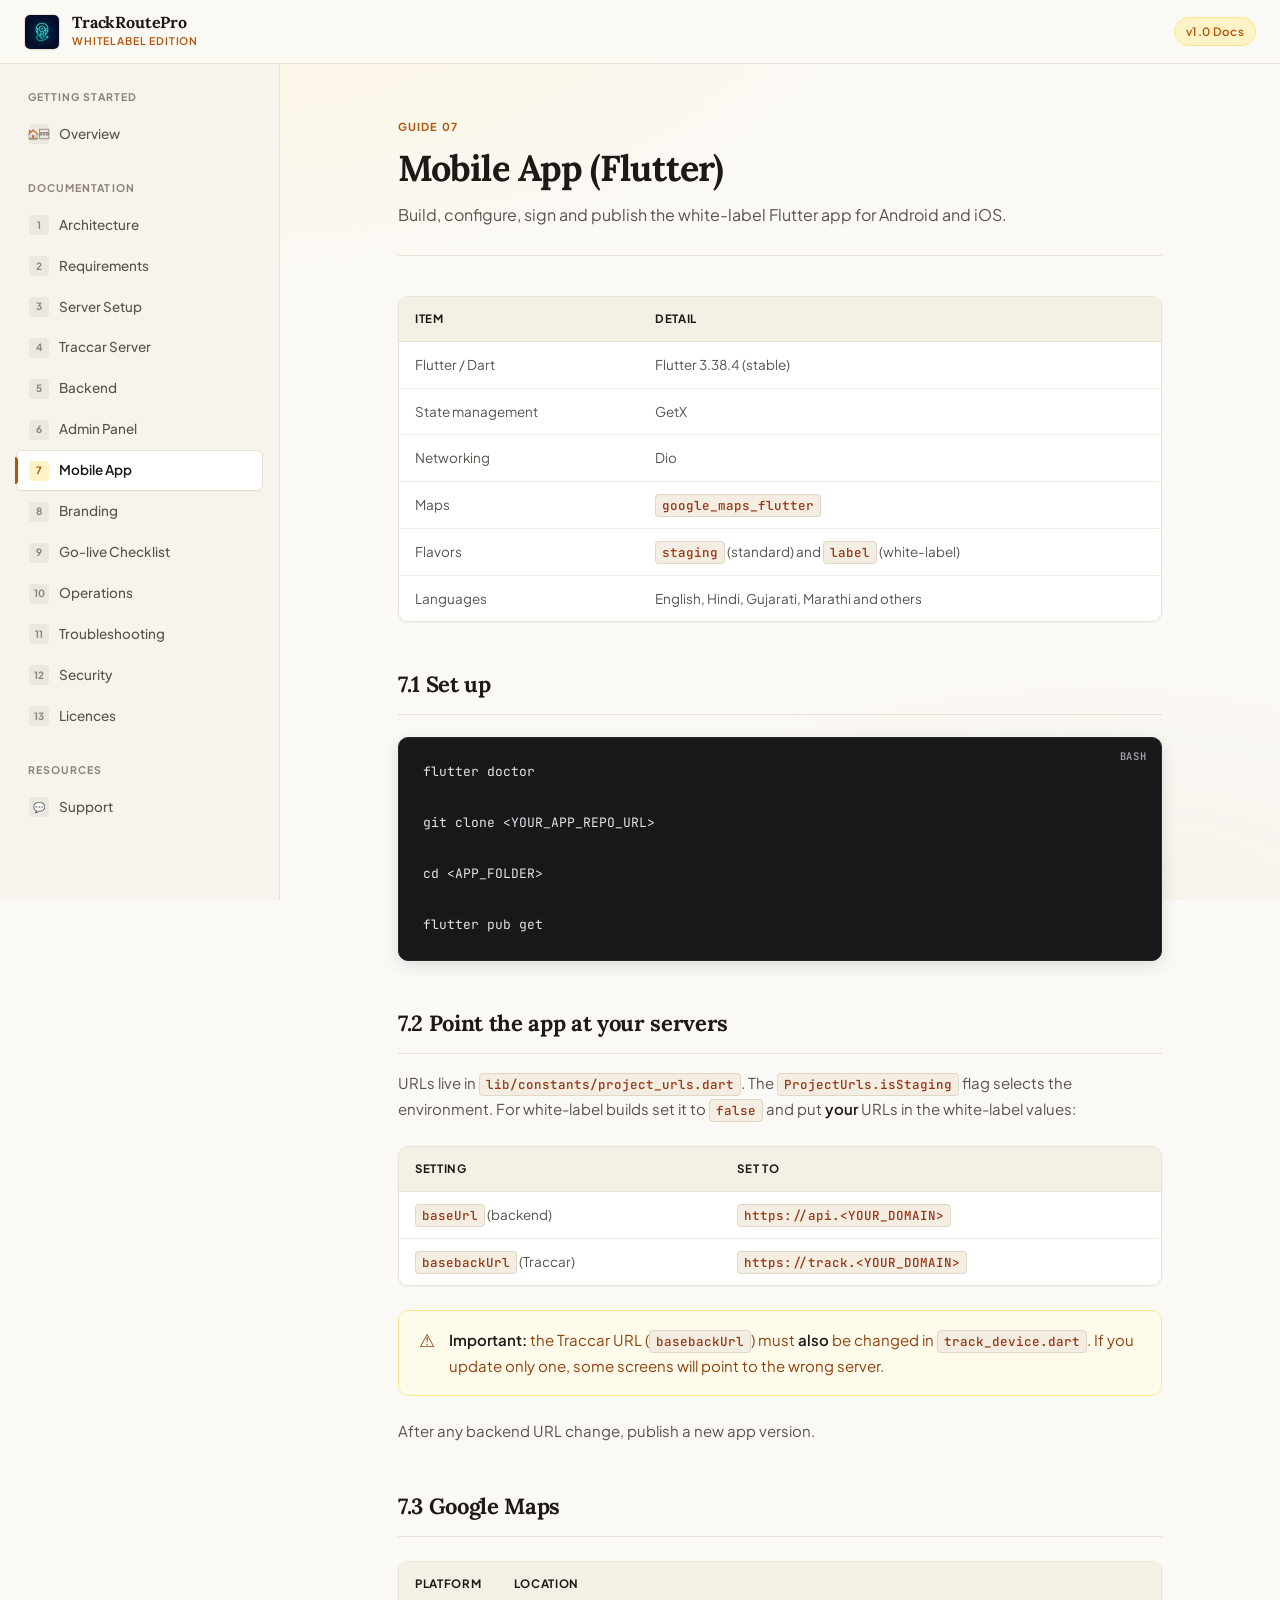
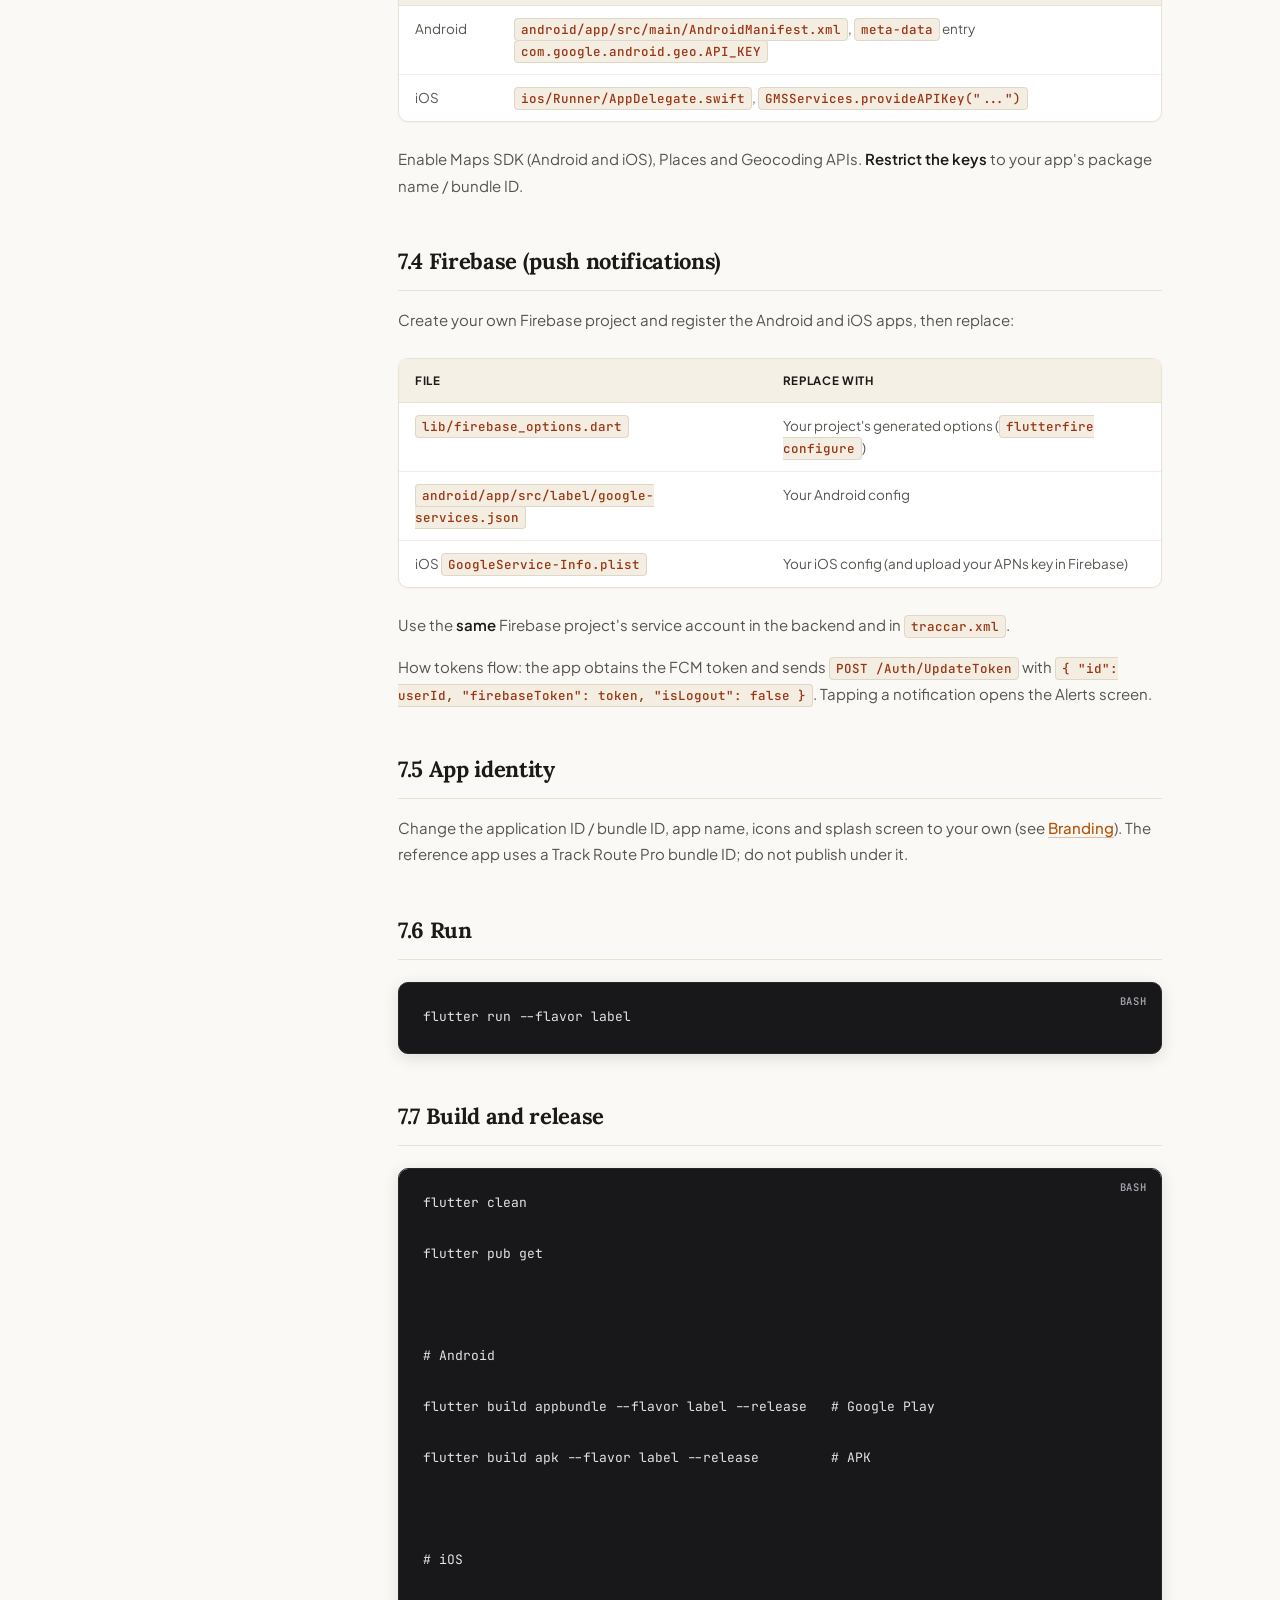
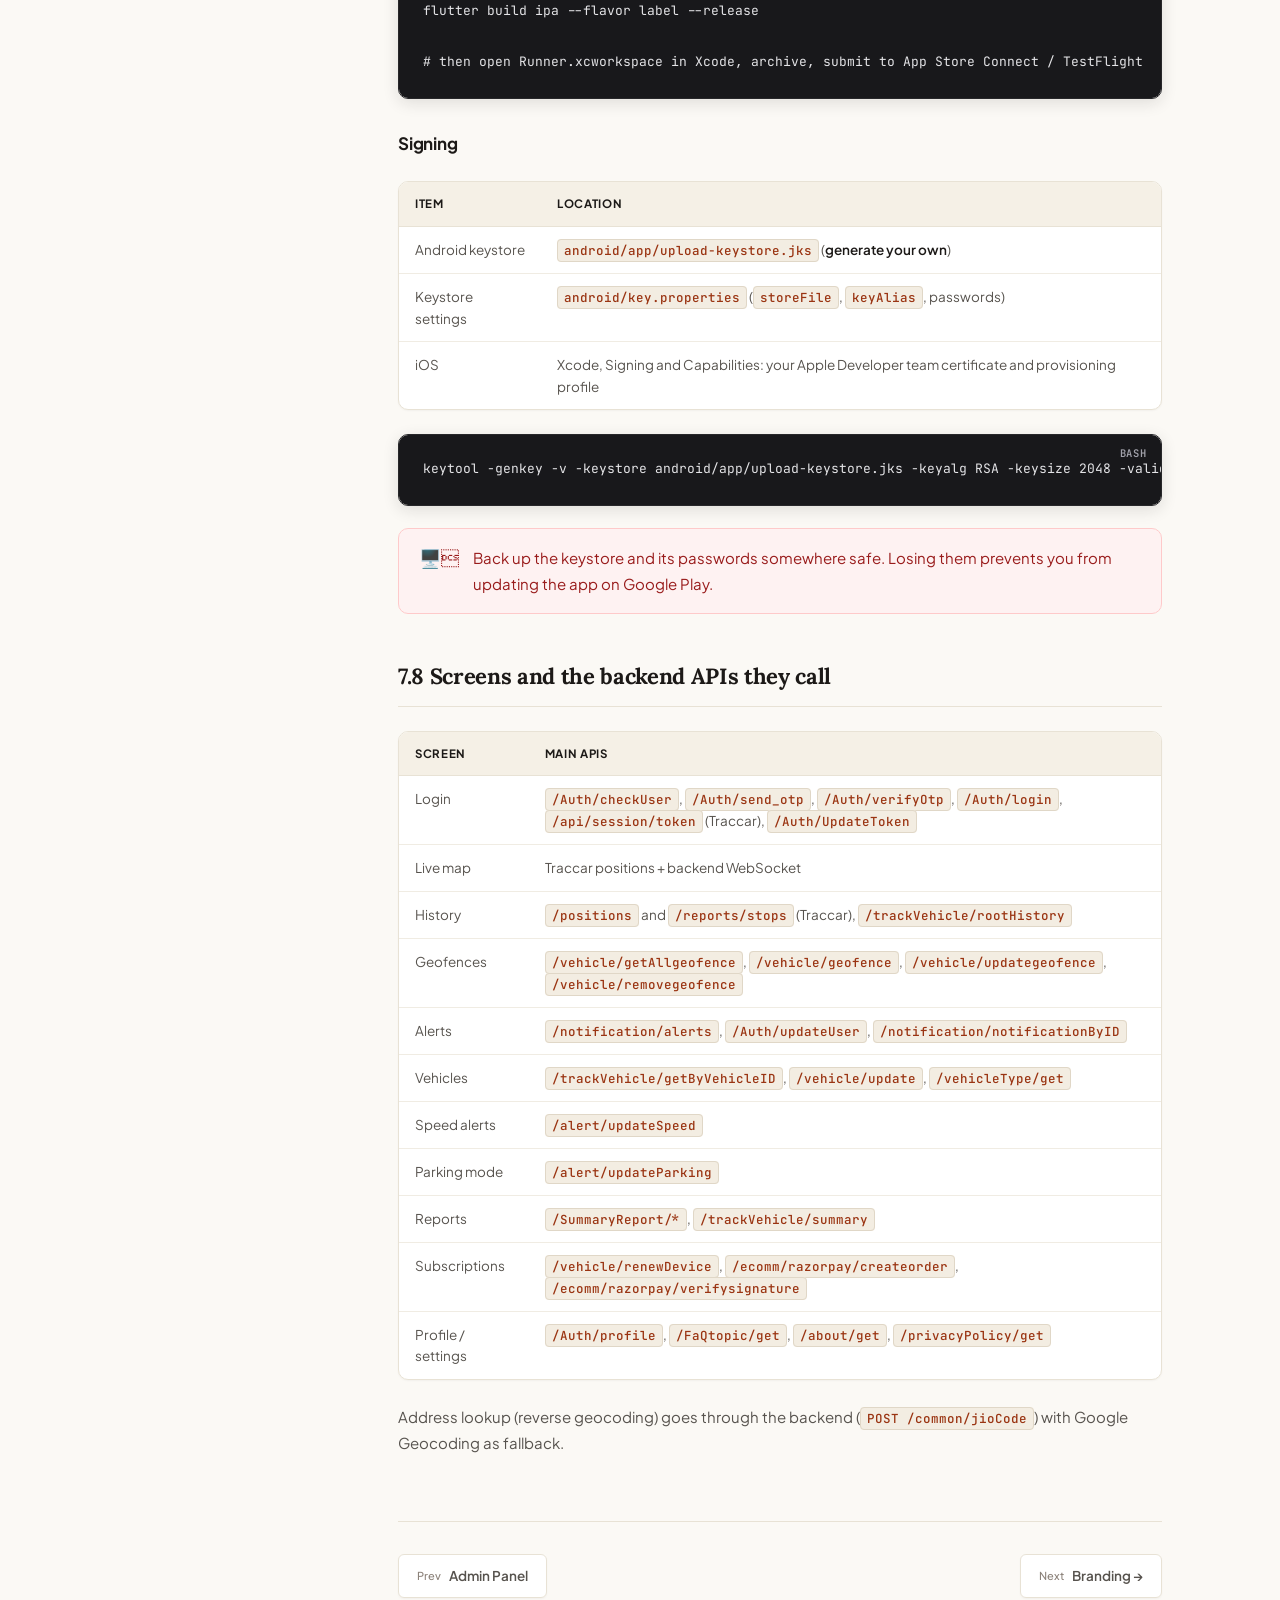
<file: 07-mobile-app.html>
﻿<!DOCTYPE html>

<html lang="en">

<head>

  <meta charset="UTF-8" />

  <meta name="viewport" content="width=device-width, initial-scale=1.0" />

  <title>Mobile App — TrackRoutePro Docs</title>

  <meta name="description" content="Build, configure, sign and publish the Flutter white-label mobile app for TrackRoutePro." />

  <link rel="stylesheet" href="assets/style.css" />

</head>

<body>

<header class="site-header">

  <button class="nav-toggle" id="nav-toggle" aria-label="Open menu">

    <svg width="22" height="22" fill="none" stroke="currentColor" stroke-width="2" stroke-linecap="round"><line x1="3" y1="6" x2="19" y2="6"/><line x1="3" y1="12" x2="19" y2="12"/><line x1="3" y1="18" x2="19" y2="18"/></svg>

  </button>

  <a href="index.html" class="header-brand">

    <img src="assets/logo.jpg" alt="TrackRoutePro logo" />

    <div><div class="header-brand-name">TrackRoutePro</div><div class="header-brand-sub">Whitelabel Edition</div></div>

  </a>

  <div class="header-spacer"></div>

  <span class="header-badge">v1.0 Docs</span>

</header>

<div id="sidebar-overlay" style="display:none;position:fixed;inset:0;background:rgba(0,0,0,0.5);z-index:89;backdrop-filter:blur(4px)"></div>

<div class="layout">

  <nav class="sidebar">

    <div class="sidebar-section"><div class="sidebar-label">Getting Started</div><a href="index.html" class="nav-link"><span class="nav-num">🏠 </span> Overview</a></div>

    <div class="sidebar-section"><div class="sidebar-label">Documentation</div>

      <a href="01-architecture.html" class="nav-link"><span class="nav-num">1</span> Architecture</a>

      <a href="02-requirements.html" class="nav-link"><span class="nav-num">2</span> Requirements</a>

      <a href="03-server-setup.html" class="nav-link"><span class="nav-num">3</span> Server Setup</a>

      <a href="04-traccar.html" class="nav-link"><span class="nav-num">4</span> Traccar Server</a>

      <a href="05-backend.html" class="nav-link"><span class="nav-num">5</span> Backend</a>

      <a href="06-admin-panel.html" class="nav-link"><span class="nav-num">6</span> Admin Panel</a>

      <a href="07-mobile-app.html" class="nav-link"><span class="nav-num">7</span> Mobile App</a>

      <a href="08-branding.html" class="nav-link"><span class="nav-num">8</span> Branding</a>

      <a href="09-go-live-checklist.html" class="nav-link"><span class="nav-num">9</span> Go-live Checklist</a>

      <a href="10-operations.html" class="nav-link"><span class="nav-num">10</span> Operations</a>

      <a href="11-troubleshooting.html" class="nav-link"><span class="nav-num">11</span> Troubleshooting</a>

      <a href="12-security.html" class="nav-link"><span class="nav-num">12</span> Security</a>

      <a href="13-licences.html" class="nav-link"><span class="nav-num">13</span> Licences</a>

    </div>

    <div class="sidebar-section"><div class="sidebar-label">Resources</div><a href="support.html" class="nav-link"><span class="nav-num">💬</span> Support</a></div>

  </nav>

  <main class="main-content">

    <div class="content-wrap">

      <div class="page-hero">

        <div class="page-hero-eyebrow">Guide 07</div>

        <h1>Mobile App (Flutter)</h1>

        <p>Build, configure, sign and publish the white-label Flutter app for Android and iOS.</p>

      </div>



      <div class="doc-content">



        <div class="table-wrap"><table>

          <thead><tr><th>Item</th><th>Detail</th></tr></thead>

          <tbody>

            <tr><td>Flutter / Dart</td><td>Flutter 3.38.4 (stable)</td></tr>

            <tr><td>State management</td><td>GetX</td></tr>

            <tr><td>Networking</td><td>Dio</td></tr>

            <tr><td>Maps</td><td><code>google_maps_flutter</code></td></tr>

            <tr><td>Flavors</td><td><code>staging</code> (standard) and <strong><code>label</code></strong> (white-label)</td></tr>

            <tr><td>Languages</td><td>English, Hindi, Gujarati, Marathi and others</td></tr>

          </tbody>

        </table></div>



        <h2 id="setup">7.1 Set up</h2>

        <pre data-lang="bash"><code>flutter doctor

git clone &lt;YOUR_APP_REPO_URL&gt;

cd &lt;APP_FOLDER&gt;

flutter pub get</code></pre>



        <h2 id="urls">7.2 Point the app at your servers</h2>

        <p>URLs live in <code>lib/constants/project_urls.dart</code>. The <code>ProjectUrls.isStaging</code> flag selects the environment. For white-label builds set it to <strong><code>false</code></strong> and put <strong>your</strong> URLs in the white-label values:</p>

        <div class="table-wrap"><table>

          <thead><tr><th>Setting</th><th>Set to</th></tr></thead>

          <tbody>

            <tr><td><code>baseUrl</code> (backend)</td><td><code>https://api.&lt;YOUR_DOMAIN&gt;</code></td></tr>

            <tr><td><code>basebackUrl</code> (Traccar)</td><td><code>https://track.&lt;YOUR_DOMAIN&gt;</code></td></tr>

          </tbody>

        </table></div>

        <div class="alert-box warn">

          <span class="alert-box-icon">⚠️</span>

          <p><strong>Important:</strong> the Traccar URL (<code>basebackUrl</code>) must <strong>also</strong> be changed in <code>track_device.dart</code>. If you update only one, some screens will point to the wrong server.</p>

        </div>

        <p>After any backend URL change, publish a new app version.</p>



        <h2 id="maps">7.3 Google Maps</h2>

        <div class="table-wrap"><table>

          <thead><tr><th>Platform</th><th>Location</th></tr></thead>

          <tbody>

            <tr><td>Android</td><td><code>android/app/src/main/AndroidManifest.xml</code>, <code>meta-data</code> entry <code>com.google.android.geo.API_KEY</code></td></tr>

            <tr><td>iOS</td><td><code>ios/Runner/AppDelegate.swift</code>, <code>GMSServices.provideAPIKey("...")</code></td></tr>

          </tbody>

        </table></div>

        <p>Enable Maps SDK (Android and iOS), Places and Geocoding APIs. <strong>Restrict the keys</strong> to your app's package name / bundle ID.</p>



        <h2 id="firebase">7.4 Firebase (push notifications)</h2>

        <p>Create your own Firebase project and register the Android and iOS apps, then replace:</p>

        <div class="table-wrap"><table>

          <thead><tr><th>File</th><th>Replace with</th></tr></thead>

          <tbody>

            <tr><td><code>lib/firebase_options.dart</code></td><td>Your project's generated options (<code>flutterfire configure</code>)</td></tr>

            <tr><td><code>android/app/src/label/google-services.json</code></td><td>Your Android config</td></tr>

            <tr><td>iOS <code>GoogleService-Info.plist</code></td><td>Your iOS config (and upload your APNs key in Firebase)</td></tr>

          </tbody>

        </table></div>

        <p>Use the <strong>same</strong> Firebase project's service account in the backend and in <code>traccar.xml</code>.</p>

        <p>How tokens flow: the app obtains the FCM token and sends <code>POST /Auth/UpdateToken</code> with <code>{ "id": userId, "firebaseToken": token, "isLogout": false }</code>. Tapping a notification opens the Alerts screen.</p>



        <h2 id="identity">7.5 App identity</h2>

        <p>Change the application ID / bundle ID, app name, icons and splash screen to your own (see <a href="08-branding.html">Branding</a>). The reference app uses a Track Route Pro bundle ID; do not publish under it.</p>



        <h2 id="run">7.6 Run</h2>

        <pre data-lang="bash"><code>flutter run --flavor label</code></pre>



        <h2 id="build">7.7 Build and release</h2>

        <pre data-lang="bash"><code>flutter clean

flutter pub get



# Android

flutter build appbundle --flavor label --release   # Google Play

flutter build apk --flavor label --release         # APK



# iOS

flutter build ipa --flavor label --release

# then open Runner.xcworkspace in Xcode, archive, submit to App Store Connect / TestFlight</code></pre>



        <h3 id="signing">Signing</h3>

        <div class="table-wrap"><table>

          <thead><tr><th>Item</th><th>Location</th></tr></thead>

          <tbody>

            <tr><td>Android keystore</td><td><code>android/app/upload-keystore.jks</code> (<strong>generate your own</strong>)</td></tr>

            <tr><td>Keystore settings</td><td><code>android/key.properties</code> (<code>storeFile</code>, <code>keyAlias</code>, passwords)</td></tr>

            <tr><td>iOS</td><td>Xcode, Signing and Capabilities: your Apple Developer team certificate and provisioning profile</td></tr>

          </tbody>

        </table></div>

        <pre data-lang="bash"><code>keytool -genkey -v -keystore android/app/upload-keystore.jks -keyalg RSA -keysize 2048 -validity 10000 -alias upload</code></pre>

        <div class="alert-box danger">

          <span class="alert-box-icon">🖥️</span>

          <p>Back up the keystore and its passwords somewhere safe. Losing them prevents you from updating the app on Google Play.</p>

        </div>



        <h2 id="screens">7.8 Screens and the backend APIs they call</h2>

        <div class="table-wrap"><table>

          <thead><tr><th>Screen</th><th>Main APIs</th></tr></thead>

          <tbody>

            <tr><td>Login</td><td><code>/Auth/checkUser</code>, <code>/Auth/send_otp</code>, <code>/Auth/verifyOtp</code>, <code>/Auth/login</code>, <code>/api/session/token</code> (Traccar), <code>/Auth/UpdateToken</code></td></tr>

            <tr><td>Live map</td><td>Traccar positions + backend WebSocket</td></tr>

            <tr><td>History</td><td><code>/positions</code> and <code>/reports/stops</code> (Traccar), <code>/trackVehicle/rootHistory</code></td></tr>

            <tr><td>Geofences</td><td><code>/vehicle/getAllgeofence</code>, <code>/vehicle/geofence</code>, <code>/vehicle/updategeofence</code>, <code>/vehicle/removegeofence</code></td></tr>

            <tr><td>Alerts</td><td><code>/notification/alerts</code>, <code>/Auth/updateUser</code>, <code>/notification/notificationByID</code></td></tr>

            <tr><td>Vehicles</td><td><code>/trackVehicle/getByVehicleID</code>, <code>/vehicle/update</code>, <code>/vehicleType/get</code></td></tr>

            <tr><td>Speed alerts</td><td><code>/alert/updateSpeed</code></td></tr>

            <tr><td>Parking mode</td><td><code>/alert/updateParking</code></td></tr>

            <tr><td>Reports</td><td><code>/SummaryReport/*</code>, <code>/trackVehicle/summary</code></td></tr>

            <tr><td>Subscriptions</td><td><code>/vehicle/renewDevice</code>, <code>/ecomm/razorpay/createorder</code>, <code>/ecomm/razorpay/verifysignature</code></td></tr>

            <tr><td>Profile / settings</td><td><code>/Auth/profile</code>, <code>/FaQtopic/get</code>, <code>/about/get</code>, <code>/privacyPolicy/get</code></td></tr>

          </tbody>

        </table></div>

        <p>Address lookup (reverse geocoding) goes through the backend (<code>POST /common/jioCode</code>) with Google Geocoding as fallback.</p>



      </div>



      <footer class="doc-footer">

        <div class="doc-footer-nav">

          <a href="06-admin-panel.html" class="footer-nav-btn"> <span>Prev</span> Admin Panel</a>

        </div>

        <div class="doc-footer-nav">

          <a href="08-branding.html" class="footer-nav-btn"><span>Next</span> Branding  →</a>

        </div>

      </footer>

    </div>

  </main>

</div>

<script src="assets/app.js"></script>

</body>

</html>
</file>
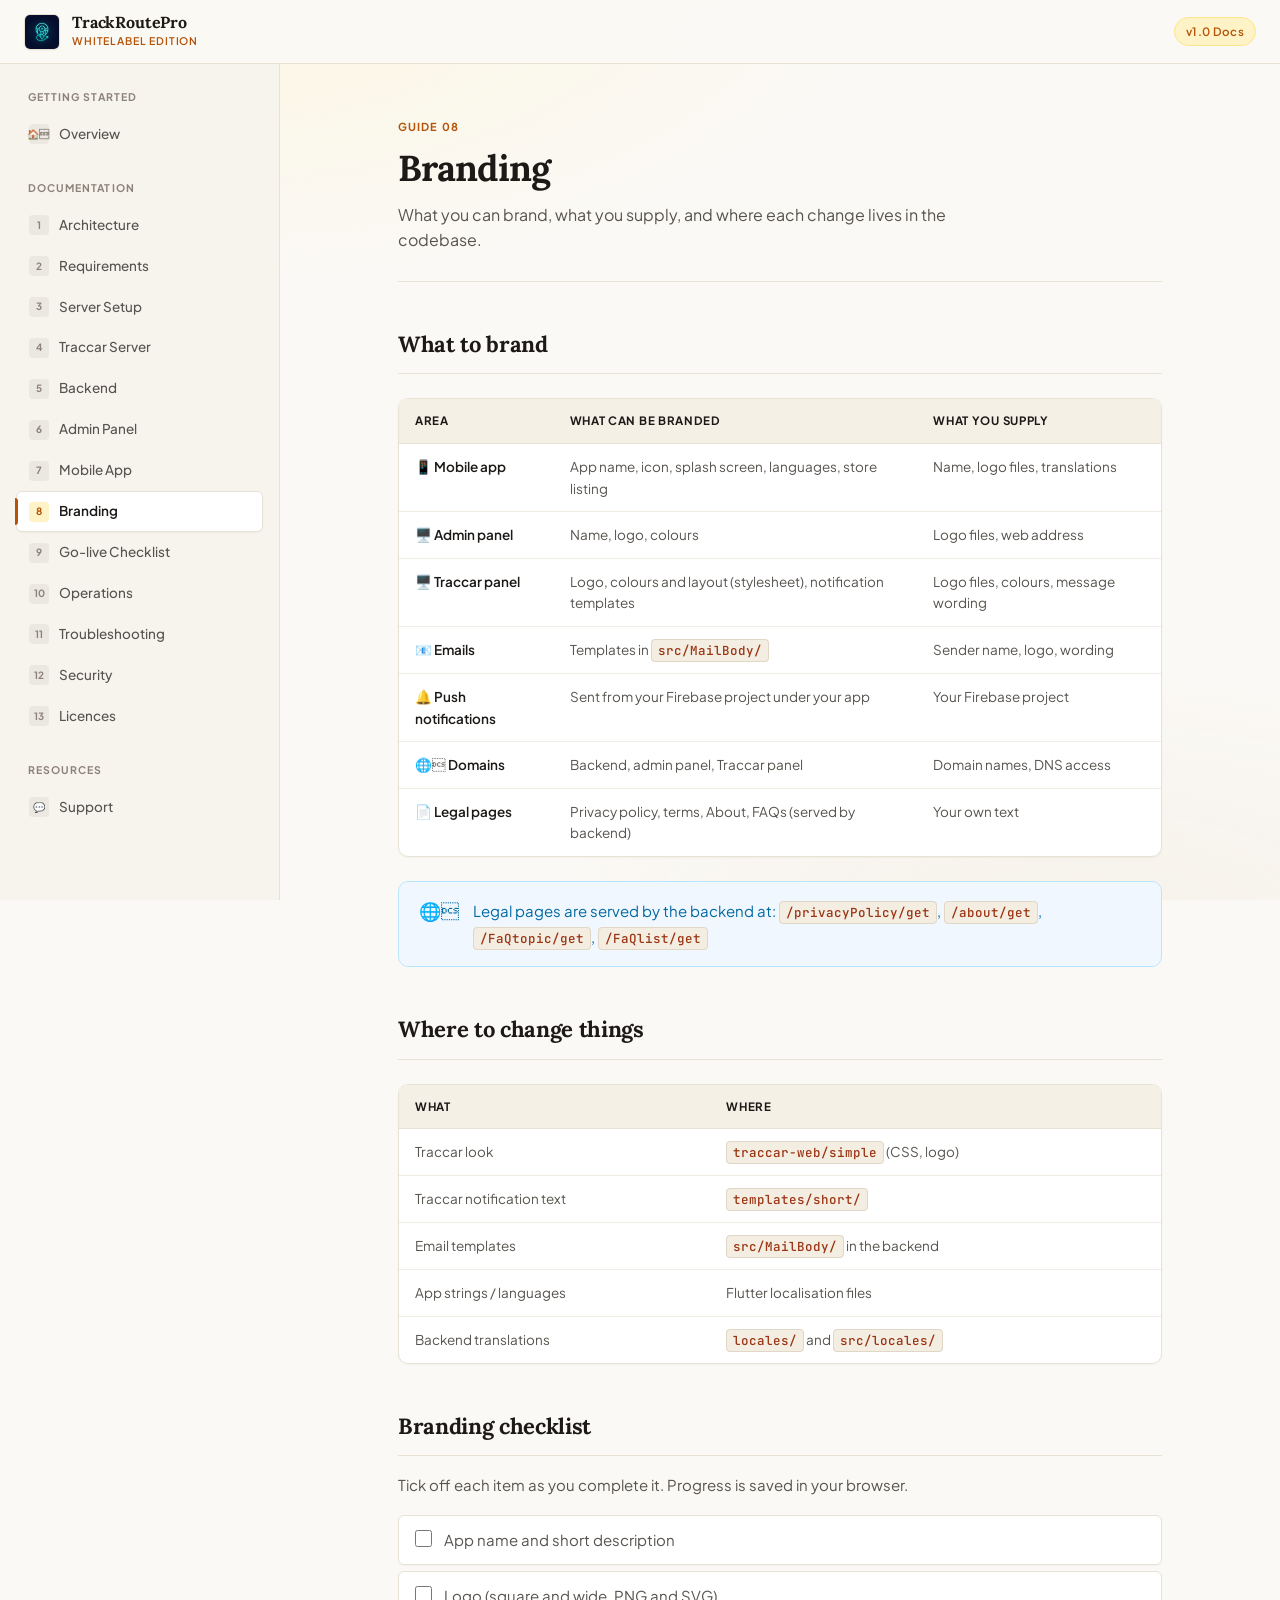
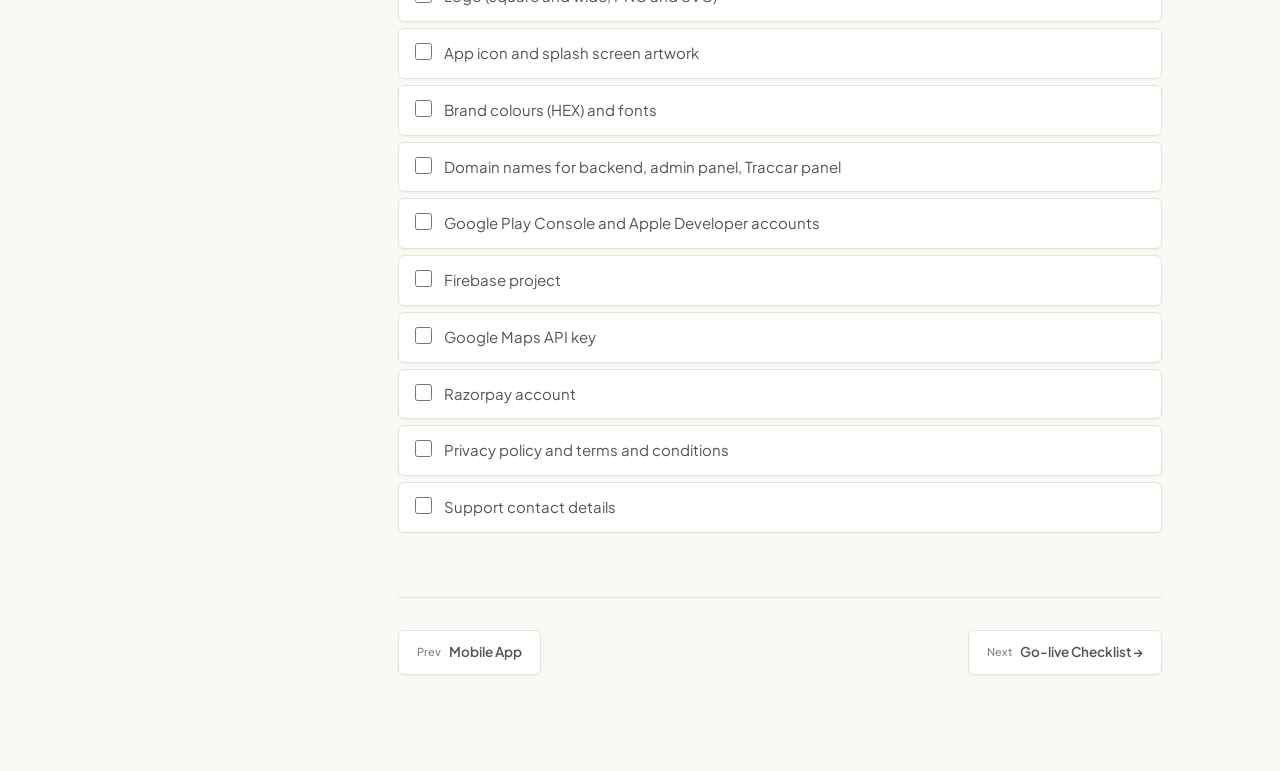
<file: 08-branding.html>
﻿<!DOCTYPE html>

<html lang="en">

<head>

  <meta charset="UTF-8" />

  <meta name="viewport" content="width=device-width, initial-scale=1.0" />

  <title>Branding — TrackRoutePro Docs</title>

  <meta name="description"
    content="What to brand and where: app, panel, emails, domains and legal pages for TrackRoutePro." />

  <link rel="stylesheet" href="assets/style.css" />

</head>

<body>

  <header class="site-header">

    <button class="nav-toggle" id="nav-toggle" aria-label="Open menu">

      <svg width="22" height="22" fill="none" stroke="currentColor" stroke-width="2" stroke-linecap="round">
        <line x1="3" y1="6" x2="19" y2="6" />
        <line x1="3" y1="12" x2="19" y2="12" />
        <line x1="3" y1="18" x2="19" y2="18" />
      </svg>

    </button>

    <a href="index.html" class="header-brand">

      <img src="assets/logo.jpg" alt="TrackRoutePro logo" />

      <div>
        <div class="header-brand-name">TrackRoutePro</div>
        <div class="header-brand-sub">Whitelabel Edition</div>
      </div>

    </a>

    <div class="header-spacer"></div>

    <span class="header-badge">v1.0 Docs</span>

  </header>

  <div id="sidebar-overlay"
    style="display:none;position:fixed;inset:0;background:rgba(0,0,0,0.5);z-index:89;backdrop-filter:blur(4px)"></div>

  <div class="layout">

    <nav class="sidebar">

      <div class="sidebar-section">
        <div class="sidebar-label">Getting Started</div><a href="index.html" class="nav-link"><span
            class="nav-num">🏠 </span> Overview</a>
      </div>

      <div class="sidebar-section">
        <div class="sidebar-label">Documentation</div>

        <a href="01-architecture.html" class="nav-link"><span class="nav-num">1</span> Architecture</a>

        <a href="02-requirements.html" class="nav-link"><span class="nav-num">2</span> Requirements</a>

        <a href="03-server-setup.html" class="nav-link"><span class="nav-num">3</span> Server Setup</a>

        <a href="04-traccar.html" class="nav-link"><span class="nav-num">4</span> Traccar Server</a>

        <a href="05-backend.html" class="nav-link"><span class="nav-num">5</span> Backend</a>

        <a href="06-admin-panel.html" class="nav-link"><span class="nav-num">6</span> Admin Panel</a>

        <a href="07-mobile-app.html" class="nav-link"><span class="nav-num">7</span> Mobile App</a>

        <a href="08-branding.html" class="nav-link"><span class="nav-num">8</span> Branding</a>

        <a href="09-go-live-checklist.html" class="nav-link"><span class="nav-num">9</span> Go-live Checklist</a>

        <a href="10-operations.html" class="nav-link"><span class="nav-num">10</span> Operations</a>

        <a href="11-troubleshooting.html" class="nav-link"><span class="nav-num">11</span> Troubleshooting</a>

        <a href="12-security.html" class="nav-link"><span class="nav-num">12</span> Security</a>

        <a href="13-licences.html" class="nav-link"><span class="nav-num">13</span> Licences</a>

      </div>

      <div class="sidebar-section">
        <div class="sidebar-label">Resources</div><a href="support.html" class="nav-link"><span
            class="nav-num">💬</span> Support</a>
      </div>

    </nav>

    <main class="main-content">

      <div class="content-wrap">

        <div class="page-hero">

          <div class="page-hero-eyebrow">Guide 08</div>

          <h1>Branding</h1>

          <p>What you can brand, what you supply, and where each change lives in the codebase.</p>

        </div>



        <div class="doc-content">



          <h2 id="what-to-brand">What to brand</h2>

          <div class="table-wrap">
            <table>

              <thead>
                <tr>
                  <th>Area</th>
                  <th>What can be branded</th>
                  <th>What you supply</th>
                </tr>
              </thead>

              <tbody>

                <tr>
                  <td>📱 <strong>Mobile app</strong></td>
                  <td>App name, icon, splash screen, languages, store listing</td>
                  <td>Name, logo files, translations</td>
                </tr>

                <tr>
                  <td>🖥️ <strong>Admin panel</strong></td>
                  <td>Name, logo, colours</td>
                  <td>Logo files, web address</td>
                </tr>

                <tr>
                  <td>🖥️ <strong>Traccar panel</strong></td>
                  <td>Logo, colours and layout (stylesheet), notification templates</td>
                  <td>Logo files, colours, message wording</td>
                </tr>

                <tr>
                  <td>📧 <strong>Emails</strong></td>
                  <td>Templates in <code>src/MailBody/</code></td>
                  <td>Sender name, logo, wording</td>
                </tr>

                <tr>
                  <td>🔔 <strong>Push notifications</strong></td>
                  <td>Sent from your Firebase project under your app</td>
                  <td>Your Firebase project</td>
                </tr>

                <tr>
                  <td>🌐 <strong>Domains</strong></td>
                  <td>Backend, admin panel, Traccar panel</td>
                  <td>Domain names, DNS access</td>
                </tr>

                <tr>
                  <td>📄 <strong>Legal pages</strong></td>
                  <td>Privacy policy, terms, About, FAQs (served by backend)</td>
                  <td>Your own text</td>
                </tr>

              </tbody>

            </table>
          </div>



          <div class="alert-box info">

            <span class="alert-box-icon">🌐</span>

            <p>Legal pages are served by the backend at: <code>/privacyPolicy/get</code>, <code>/about/get</code>,
              <code>/FaQtopic/get</code>, <code>/FaQlist/get</code></p>

          </div>



          <h2 id="where">Where to change things</h2>

          <div class="table-wrap">
            <table>

              <thead>
                <tr>
                  <th>What</th>
                  <th>Where</th>
                </tr>
              </thead>

              <tbody>

                <tr>
                  <td>Traccar look</td>
                  <td><code>traccar-web/simple</code> (CSS, logo)</td>
                </tr>

                <tr>
                  <td>Traccar notification text</td>
                  <td><code>templates/short/</code></td>
                </tr>

                <tr>
                  <td>Email templates</td>
                  <td><code>src/MailBody/</code> in the backend</td>
                </tr>

                <tr>
                  <td>App strings / languages</td>
                  <td>Flutter localisation files</td>
                </tr>

                <tr>
                  <td>Backend translations</td>
                  <td><code>locales/</code> and <code>src/locales/</code></td>
                </tr>

              </tbody>

            </table>
          </div>



          <h2 id="checklist">Branding checklist</h2>

          <p>Tick off each item as you complete it. Progress is saved in your browser.</p>

          <ul class="checklist">

            <li><input type="checkbox" id="b1" /><label for="b1">App name and short description</label></li>

            <li><input type="checkbox" id="b2" /><label for="b2">Logo (square and wide, PNG and SVG)</label></li>

            <li><input type="checkbox" id="b3" /><label for="b3">App icon and splash screen artwork</label></li>

            <li><input type="checkbox" id="b4" /><label for="b4">Brand colours (HEX) and fonts</label></li>

            <li><input type="checkbox" id="b5" /><label for="b5">Domain names for backend, admin panel, Traccar
                panel</label></li>

            <li><input type="checkbox" id="b6" /><label for="b6">Google Play Console and Apple Developer
                accounts</label></li>

            <li><input type="checkbox" id="b7" /><label for="b7">Firebase project</label></li>

            <li><input type="checkbox" id="b8" /><label for="b8">Google Maps API key</label></li>

            <li><input type="checkbox" id="b9" /><label for="b9">Razorpay account</label></li>

            <li><input type="checkbox" id="b10" /><label for="b10">Privacy policy and terms and conditions</label></li>

            <li><input type="checkbox" id="b11" /><label for="b11">Support contact details</label></li>

          </ul>



        </div>



        <footer class="doc-footer">

          <div class="doc-footer-nav">

            <a href="07-mobile-app.html" class="footer-nav-btn"><span>Prev</span> Mobile App</a>

          </div>

          <div class="doc-footer-nav">

            <a href="09-go-live-checklist.html" class="footer-nav-btn"><span>Next</span> Go-live Checklist →</a>

          </div>

        </footer>

      </div>

    </main>

  </div>

  <script src="assets/app.js"></script>

</body>

</html>
</file>
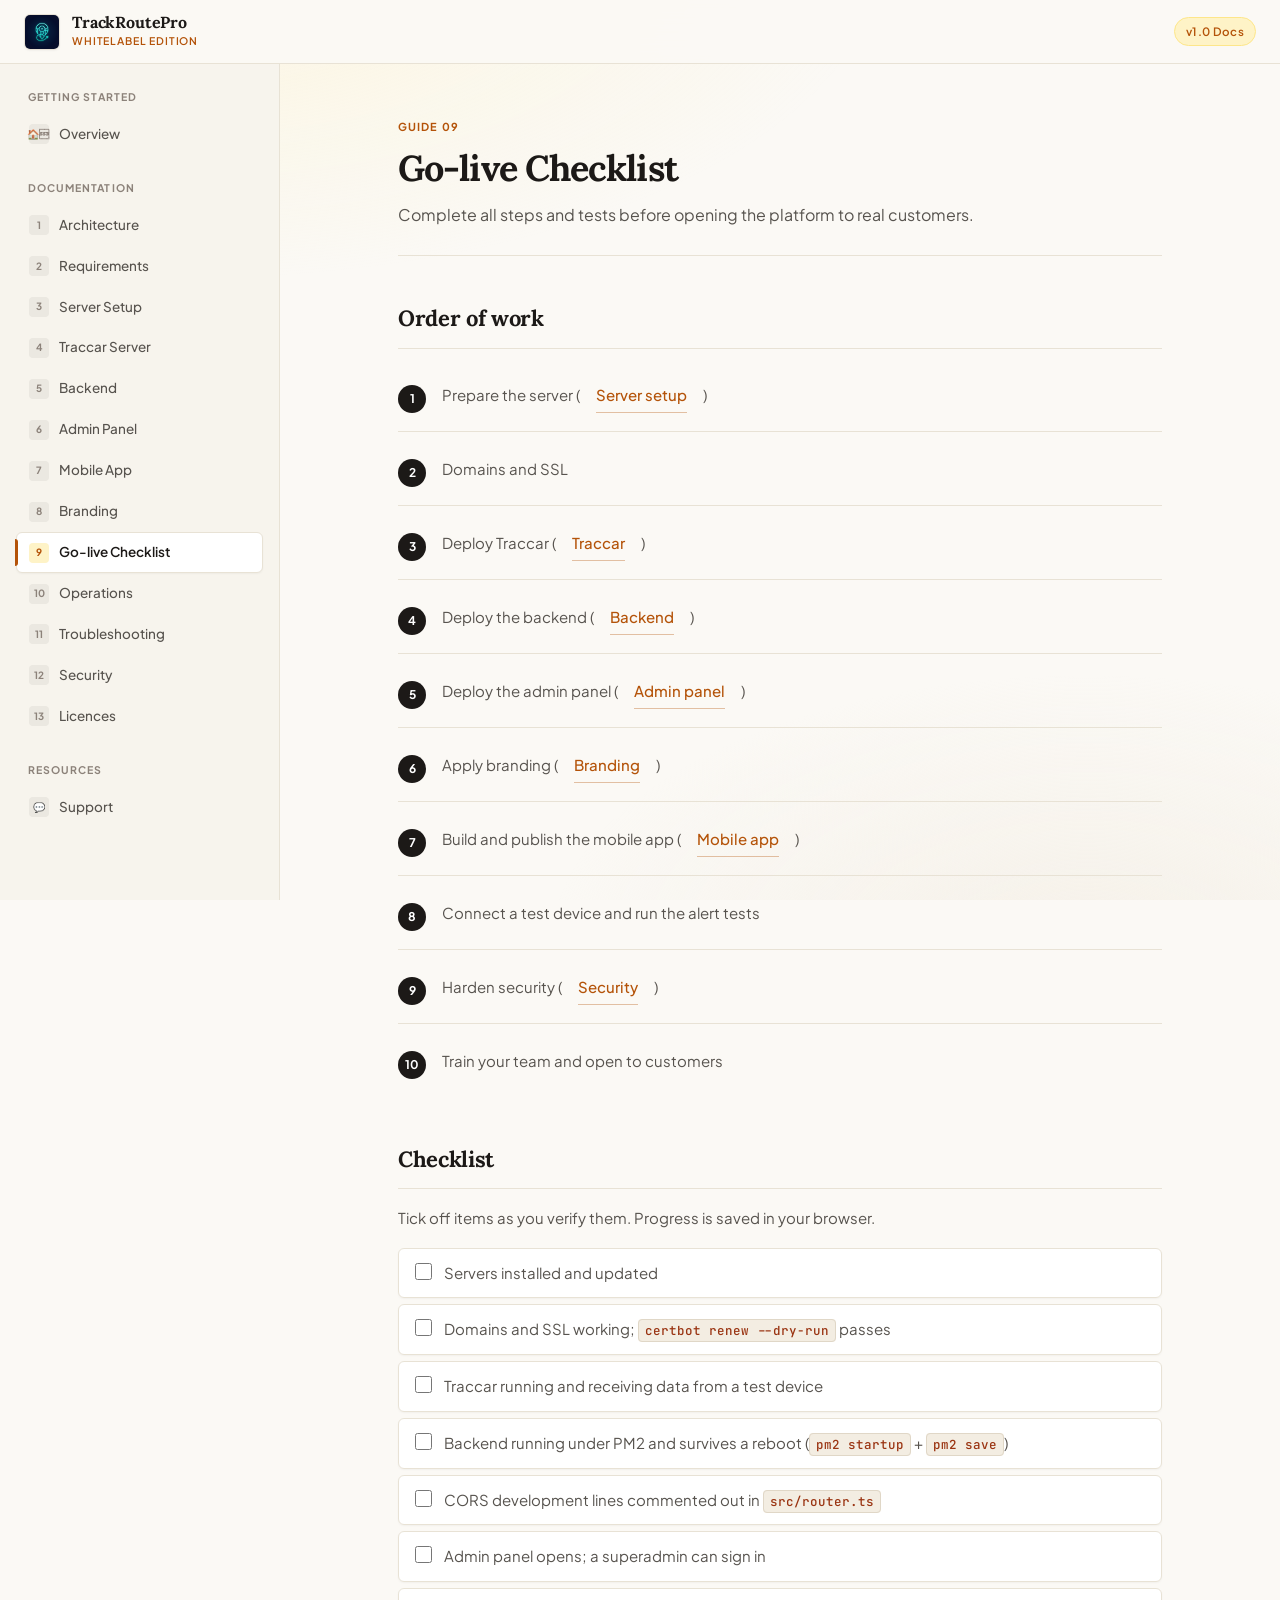
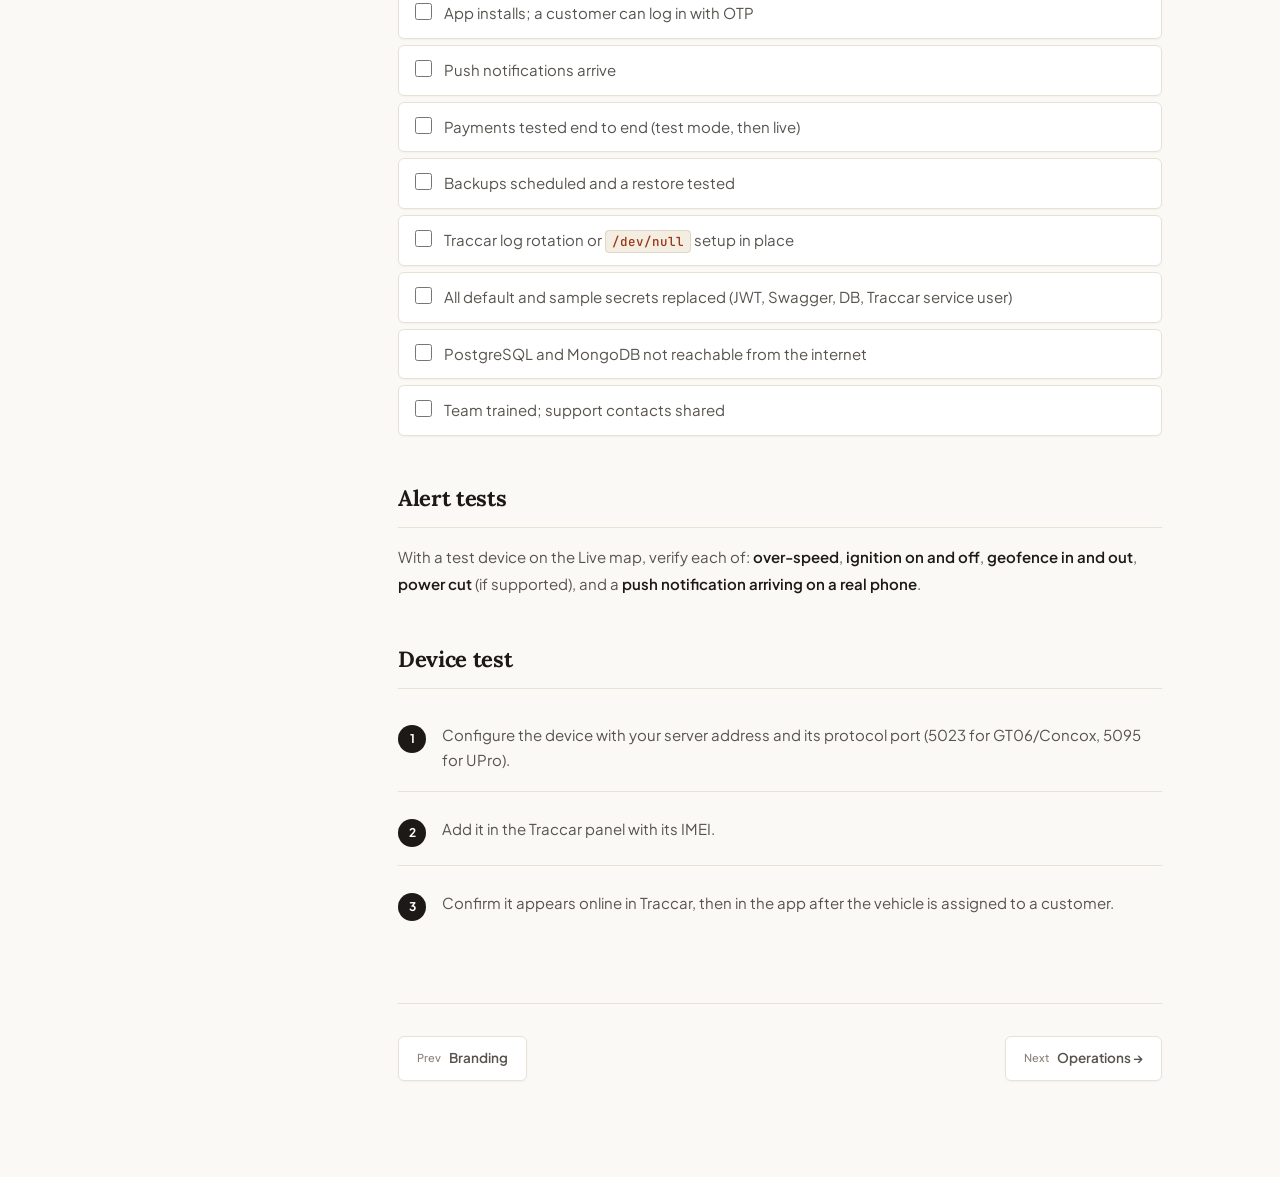
<file: 09-go-live-checklist.html>
﻿<!DOCTYPE html>

<html lang="en">

<head>

  <meta charset="UTF-8" />

  <meta name="viewport" content="width=device-width, initial-scale=1.0" />

  <title>Go-live Checklist — TrackRoutePro Docs</title>

  <meta name="description"
    content="Complete go-live checklist and alert tests before opening TrackRoutePro to customers." />

  <link rel="stylesheet" href="assets/style.css" />

</head>

<body>

  <header class="site-header">

    <button class="nav-toggle" id="nav-toggle" aria-label="Open menu">

      <svg width="22" height="22" fill="none" stroke="currentColor" stroke-width="2" stroke-linecap="round">
        <line x1="3" y1="6" x2="19" y2="6" />
        <line x1="3" y1="12" x2="19" y2="12" />
        <line x1="3" y1="18" x2="19" y2="18" />
      </svg>

    </button>

    <a href="index.html" class="header-brand">

      <img src="assets/logo.jpg" alt="TrackRoutePro logo" />

      <div>
        <div class="header-brand-name">TrackRoutePro</div>
        <div class="header-brand-sub">Whitelabel Edition</div>
      </div>

    </a>

    <div class="header-spacer"></div>

    <span class="header-badge">v1.0 Docs</span>

  </header>

  <div id="sidebar-overlay"
    style="display:none;position:fixed;inset:0;background:rgba(0,0,0,0.5);z-index:89;backdrop-filter:blur(4px)"></div>

  <div class="layout">

    <nav class="sidebar">

      <div class="sidebar-section">
        <div class="sidebar-label">Getting Started</div><a href="index.html" class="nav-link"><span
            class="nav-num">🏠 </span> Overview</a>
      </div>

      <div class="sidebar-section">
        <div class="sidebar-label">Documentation</div>

        <a href="01-architecture.html" class="nav-link"><span class="nav-num">1</span> Architecture</a>

        <a href="02-requirements.html" class="nav-link"><span class="nav-num">2</span> Requirements</a>

        <a href="03-server-setup.html" class="nav-link"><span class="nav-num">3</span> Server Setup</a>

        <a href="04-traccar.html" class="nav-link"><span class="nav-num">4</span> Traccar Server</a>

        <a href="05-backend.html" class="nav-link"><span class="nav-num">5</span> Backend</a>

        <a href="06-admin-panel.html" class="nav-link"><span class="nav-num">6</span> Admin Panel</a>

        <a href="07-mobile-app.html" class="nav-link"><span class="nav-num">7</span> Mobile App</a>

        <a href="08-branding.html" class="nav-link"><span class="nav-num">8</span> Branding</a>

        <a href="09-go-live-checklist.html" class="nav-link"><span class="nav-num">9</span> Go-live Checklist</a>

        <a href="10-operations.html" class="nav-link"><span class="nav-num">10</span> Operations</a>

        <a href="11-troubleshooting.html" class="nav-link"><span class="nav-num">11</span> Troubleshooting</a>

        <a href="12-security.html" class="nav-link"><span class="nav-num">12</span> Security</a>

        <a href="13-licences.html" class="nav-link"><span class="nav-num">13</span> Licences</a>

      </div>

      <div class="sidebar-section">
        <div class="sidebar-label">Resources</div><a href="support.html" class="nav-link"><span
            class="nav-num">💬</span> Support</a>
      </div>

    </nav>

    <main class="main-content">

      <div class="content-wrap">

        <div class="page-hero">

          <div class="page-hero-eyebrow">Guide 09</div>

          <h1>Go-live Checklist</h1>

          <p>Complete all steps and tests before opening the platform to real customers.</p>

        </div>



        <div class="doc-content">



          <h2 id="order">Order of work</h2>

          <ol class="step-list">

            <li>Prepare the server (<a href="03-server-setup.html">Server setup</a>)</li>

            <li>Domains and SSL</li>

            <li>Deploy Traccar (<a href="04-traccar.html">Traccar</a>)</li>

            <li>Deploy the backend (<a href="05-backend.html">Backend</a>)</li>

            <li>Deploy the admin panel (<a href="06-admin-panel.html">Admin panel</a>)</li>

            <li>Apply branding (<a href="08-branding.html">Branding</a>)</li>

            <li>Build and publish the mobile app (<a href="07-mobile-app.html">Mobile app</a>)</li>

            <li>Connect a test device and run the alert tests</li>

            <li>Harden security (<a href="12-security.html">Security</a>)</li>

            <li>Train your team and open to customers</li>

          </ol>



          <h2 id="checklist">Checklist</h2>

          <p>Tick off items as you verify them. Progress is saved in your browser.</p>

          <ul class="checklist">

            <li><input type="checkbox" id="gl1" /><label for="gl1">Servers installed and updated</label></li>

            <li><input type="checkbox" id="gl2" /><label for="gl2">Domains and SSL working;
                <code>certbot renew --dry-run</code> passes</label></li>

            <li><input type="checkbox" id="gl3" /><label for="gl3">Traccar running and receiving data from a test
                device</label></li>

            <li><input type="checkbox" id="gl4" /><label for="gl4">Backend running under PM2 and survives a reboot
                (<code>pm2 startup</code> + <code>pm2 save</code>)</label></li>

            <li><input type="checkbox" id="gl5" /><label for="gl5">CORS development lines commented out in
                <code>src/router.ts</code></label></li>

            <li><input type="checkbox" id="gl6" /><label for="gl6">Admin panel opens; a superadmin can sign in</label>
            </li>

            <li><input type="checkbox" id="gl7" /><label for="gl7">App installs; a customer can log in with OTP</label>
            </li>

            <li><input type="checkbox" id="gl8" /><label for="gl8">Push notifications arrive</label></li>

            <li><input type="checkbox" id="gl9" /><label for="gl9">Payments tested end to end (test mode, then
                live)</label></li>

            <li><input type="checkbox" id="gl10" /><label for="gl10">Backups scheduled and a restore tested</label></li>

            <li><input type="checkbox" id="gl11" /><label for="gl11">Traccar log rotation or <code>/dev/null</code>
                setup in place</label></li>

            <li><input type="checkbox" id="gl12" /><label for="gl12">All default and sample secrets replaced (JWT,
                Swagger, DB, Traccar service user)</label></li>

            <li><input type="checkbox" id="gl13" /><label for="gl13">PostgreSQL and MongoDB not reachable from the
                internet</label></li>

            <li><input type="checkbox" id="gl14" /><label for="gl14">Team trained; support contacts shared</label></li>

          </ul>



          <h2 id="alert-tests">Alert tests</h2>

          <p>With a test device on the Live map, verify each of: <strong>over-speed</strong>, <strong>ignition on and
              off</strong>, <strong>geofence in and out</strong>, <strong>power cut</strong> (if supported), and a
            <strong>push notification arriving on a real phone</strong>.</p>



          <h2 id="device-test">Device test</h2>

          <ol class="step-list">

            <li>Configure the device with your server address and its protocol port (5023 for GT06/Concox, 5095 for
              UPro).</li>

            <li>Add it in the Traccar panel with its IMEI.</li>

            <li>Confirm it appears online in Traccar, then in the app after the vehicle is assigned to a customer.</li>

          </ol>



        </div>



        <footer class="doc-footer">

          <div class="doc-footer-nav">

            <a href="08-branding.html" class="footer-nav-btn"><span>Prev</span> Branding</a>

          </div>

          <div class="doc-footer-nav">

            <a href="10-operations.html" class="footer-nav-btn"><span>Next</span> Operations →</a>

          </div>

        </footer>

      </div>

    </main>

  </div>

  <script src="assets/app.js"></script>

</body>

</html>
</file>
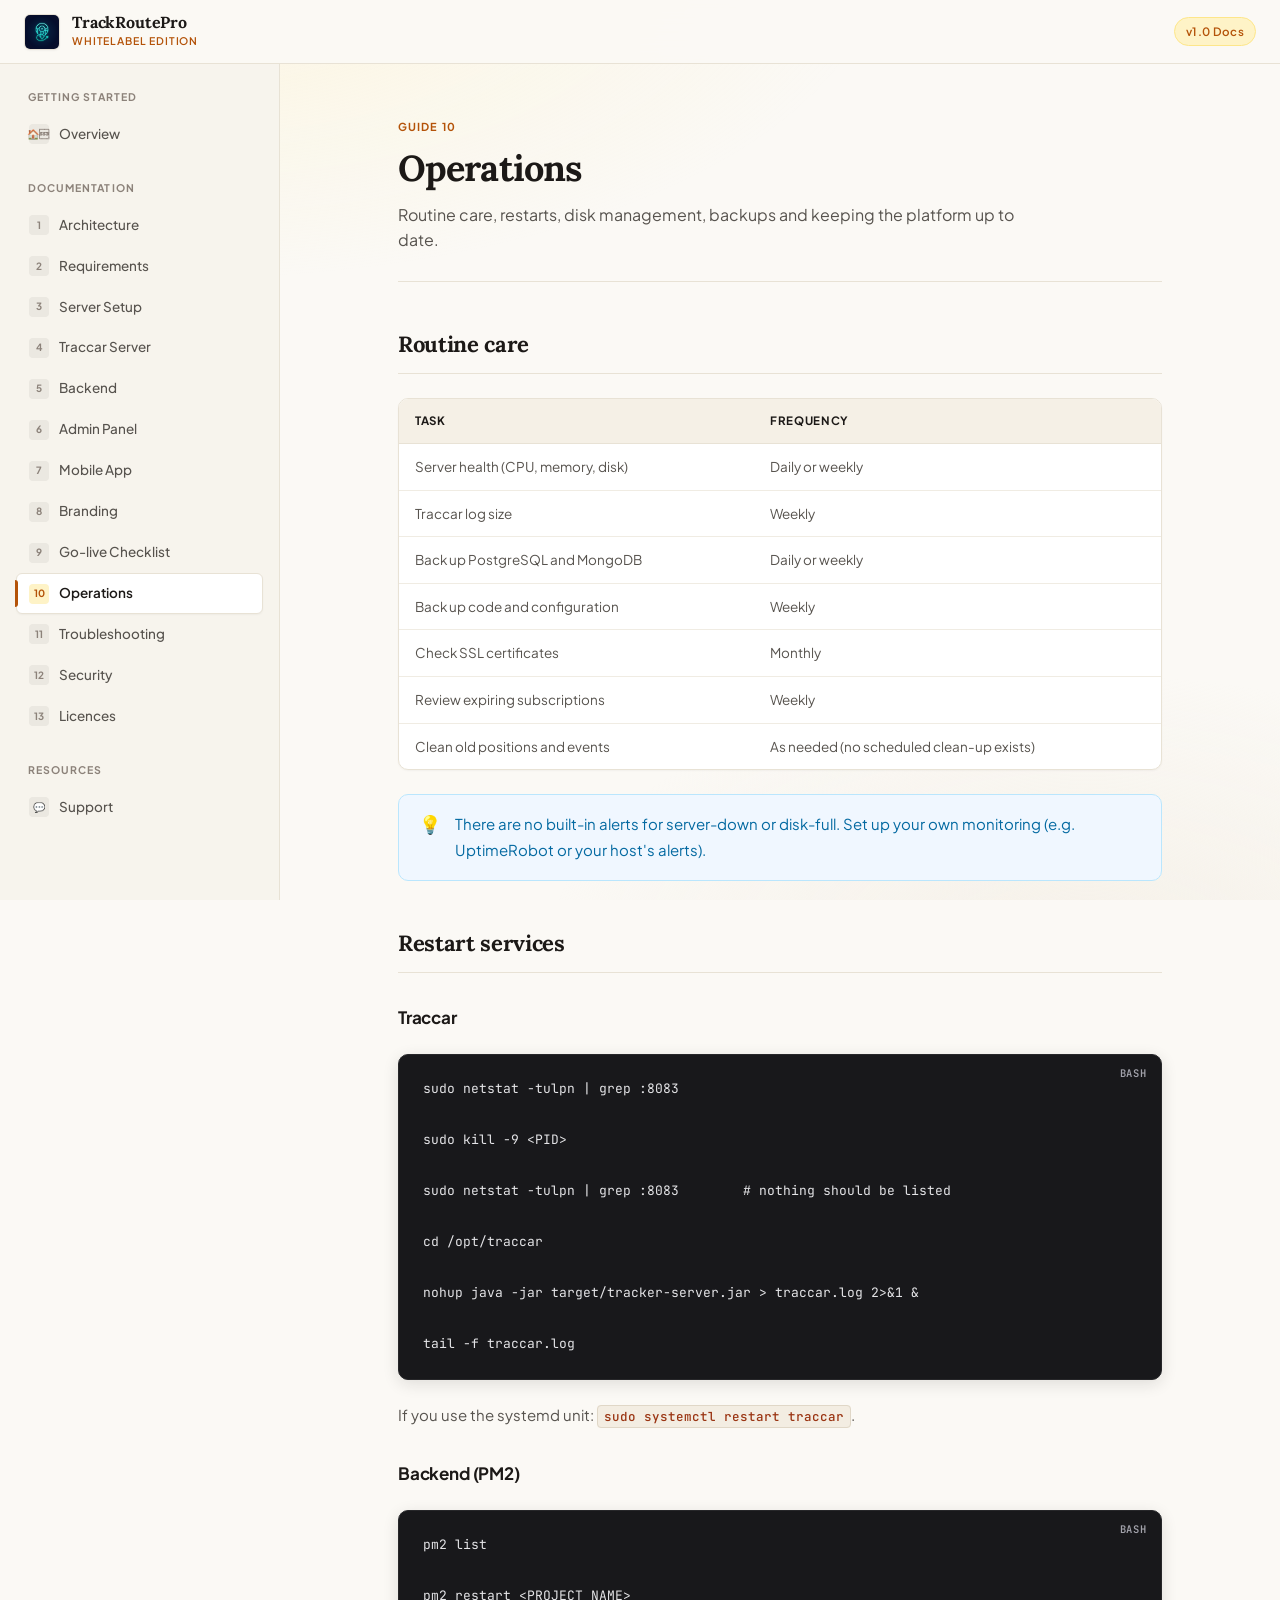
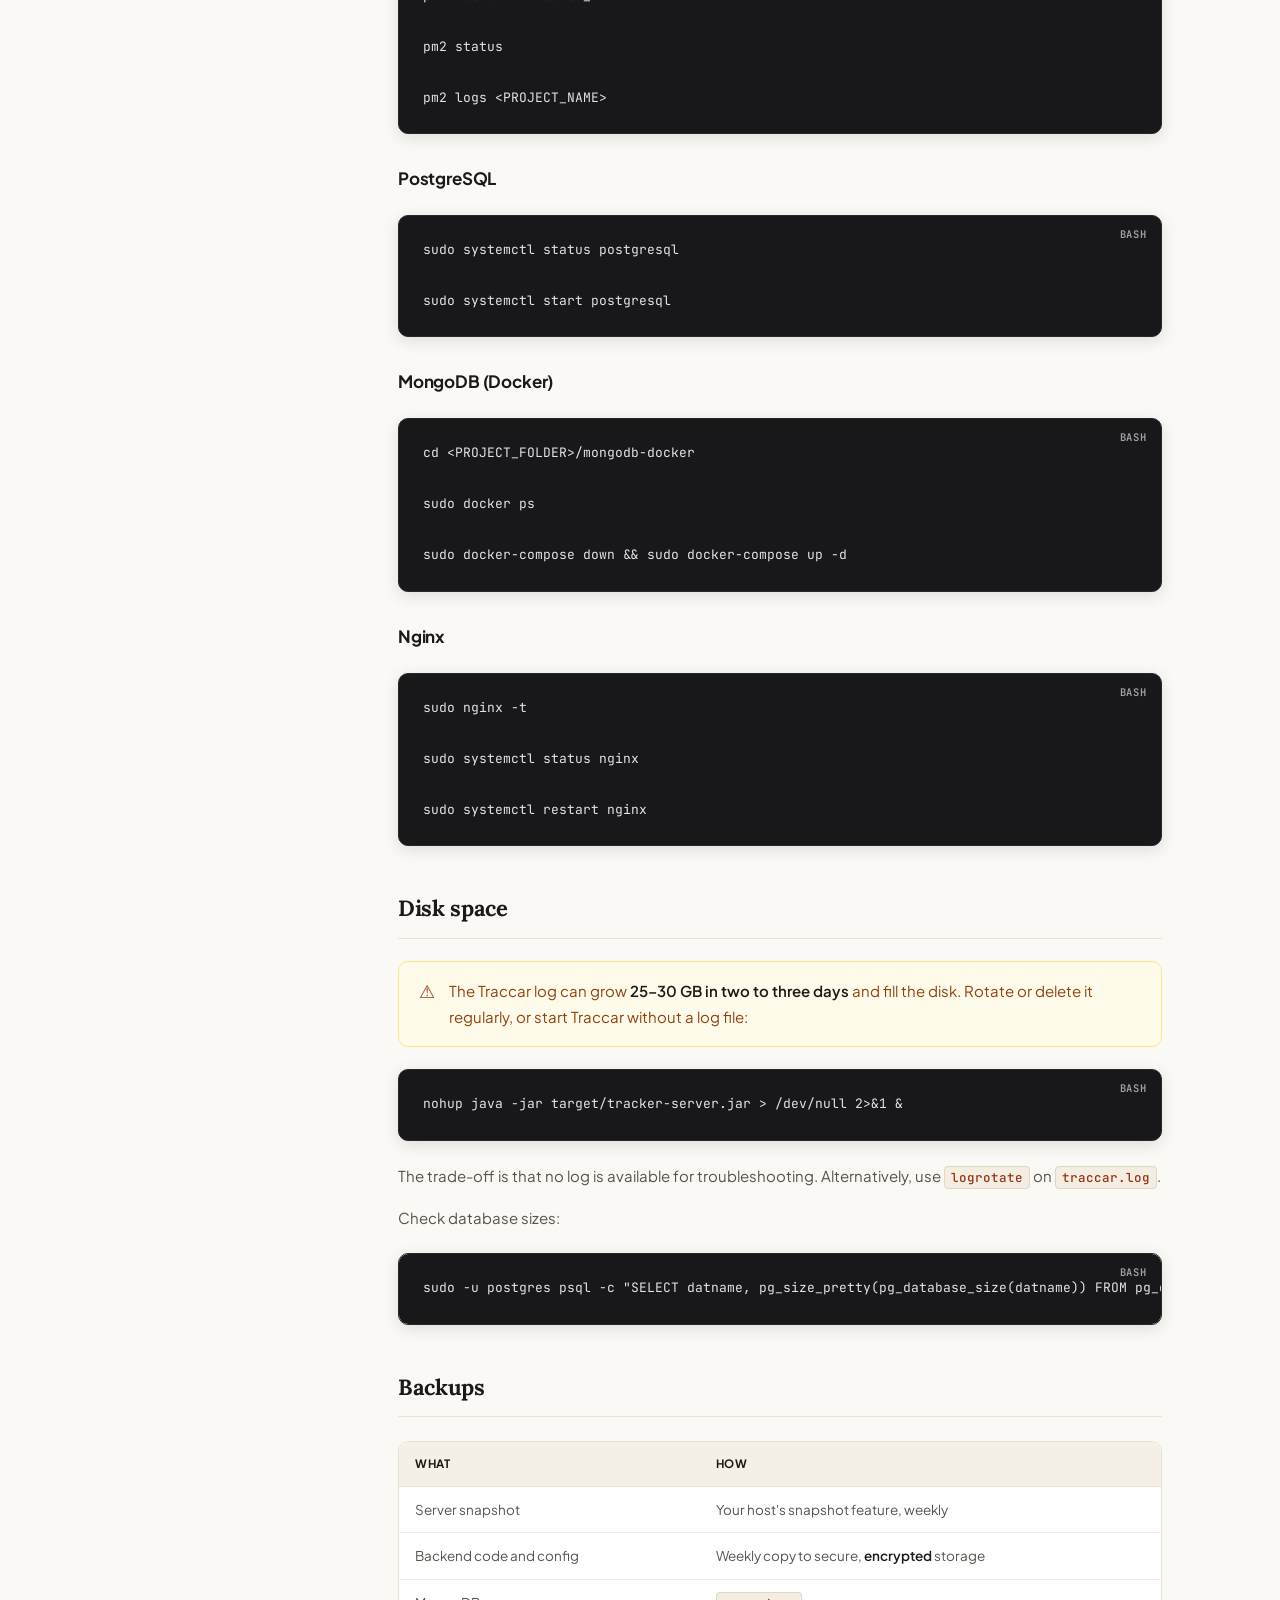
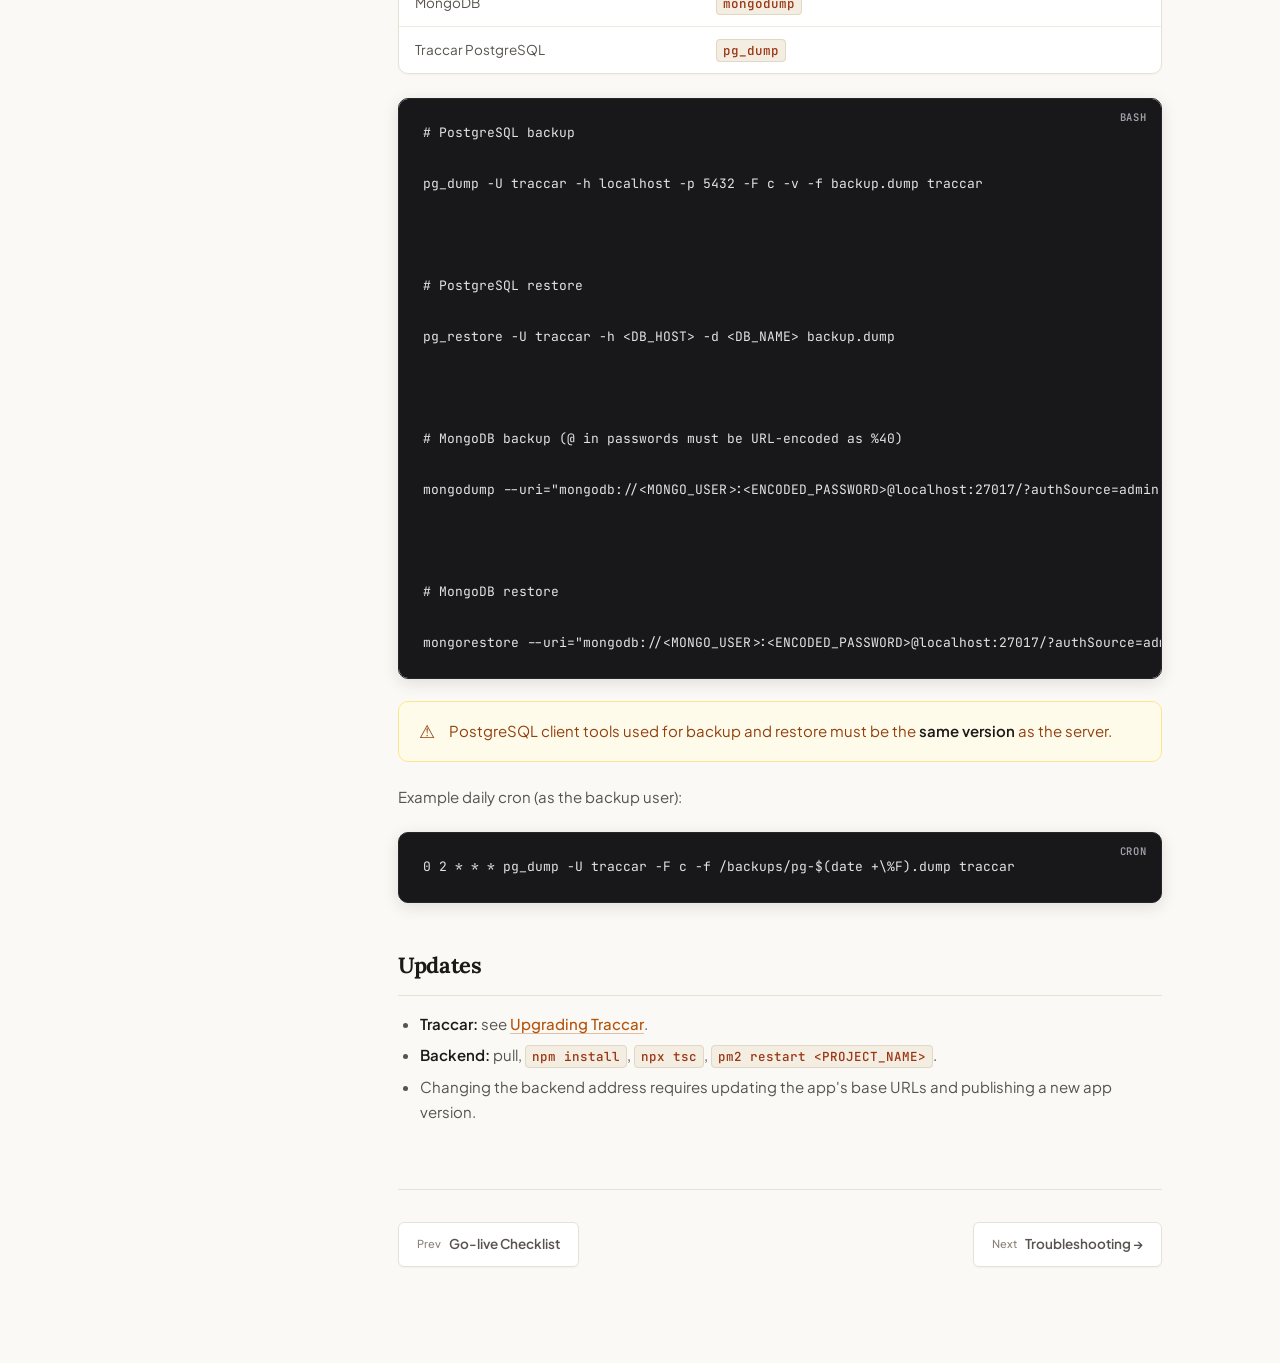
<file: 10-operations.html>
﻿<!DOCTYPE html>

<html lang="en">

<head>

  <meta charset="UTF-8" />

  <meta name="viewport" content="width=device-width, initial-scale=1.0" />

  <title>Operations — TrackRoutePro Docs</title>

  <meta name="description"
    content="Routine care, service restarts, disk space, backups and updates for TrackRoutePro." />

  <link rel="stylesheet" href="assets/style.css" />

</head>

<body>

  <header class="site-header">

    <button class="nav-toggle" id="nav-toggle" aria-label="Open menu">

      <svg width="22" height="22" fill="none" stroke="currentColor" stroke-width="2" stroke-linecap="round">
        <line x1="3" y1="6" x2="19" y2="6" />
        <line x1="3" y1="12" x2="19" y2="12" />
        <line x1="3" y1="18" x2="19" y2="18" />
      </svg>

    </button>

    <a href="index.html" class="header-brand">

      <img src="assets/logo.jpg" alt="TrackRoutePro logo" />

      <div>
        <div class="header-brand-name">TrackRoutePro</div>
        <div class="header-brand-sub">Whitelabel Edition</div>
      </div>

    </a>

    <div class="header-spacer"></div>

    <span class="header-badge">v1.0 Docs</span>

  </header>

  <div id="sidebar-overlay"
    style="display:none;position:fixed;inset:0;background:rgba(0,0,0,0.5);z-index:89;backdrop-filter:blur(4px)"></div>

  <div class="layout">

    <nav class="sidebar">

      <div class="sidebar-section">
        <div class="sidebar-label">Getting Started</div><a href="index.html" class="nav-link"><span
            class="nav-num">🏠 </span> Overview</a>
      </div>

      <div class="sidebar-section">
        <div class="sidebar-label">Documentation</div>

        <a href="01-architecture.html" class="nav-link"><span class="nav-num">1</span> Architecture</a>

        <a href="02-requirements.html" class="nav-link"><span class="nav-num">2</span> Requirements</a>

        <a href="03-server-setup.html" class="nav-link"><span class="nav-num">3</span> Server Setup</a>

        <a href="04-traccar.html" class="nav-link"><span class="nav-num">4</span> Traccar Server</a>

        <a href="05-backend.html" class="nav-link"><span class="nav-num">5</span> Backend</a>

        <a href="06-admin-panel.html" class="nav-link"><span class="nav-num">6</span> Admin Panel</a>

        <a href="07-mobile-app.html" class="nav-link"><span class="nav-num">7</span> Mobile App</a>

        <a href="08-branding.html" class="nav-link"><span class="nav-num">8</span> Branding</a>

        <a href="09-go-live-checklist.html" class="nav-link"><span class="nav-num">9</span> Go-live Checklist</a>

        <a href="10-operations.html" class="nav-link"><span class="nav-num">10</span> Operations</a>

        <a href="11-troubleshooting.html" class="nav-link"><span class="nav-num">11</span> Troubleshooting</a>

        <a href="12-security.html" class="nav-link"><span class="nav-num">12</span> Security</a>

        <a href="13-licences.html" class="nav-link"><span class="nav-num">13</span> Licences</a>

      </div>

      <div class="sidebar-section">
        <div class="sidebar-label">Resources</div><a href="support.html" class="nav-link"><span
            class="nav-num">💬</span> Support</a>
      </div>

    </nav>

    <main class="main-content">

      <div class="content-wrap">

        <div class="page-hero">

          <div class="page-hero-eyebrow">Guide 10</div>

          <h1>Operations</h1>

          <p>Routine care, restarts, disk management, backups and keeping the platform up to date.</p>

        </div>



        <div class="doc-content">



          <h2 id="routine">Routine care</h2>

          <div class="table-wrap">
            <table>

              <thead>
                <tr>
                  <th>Task</th>
                  <th>Frequency</th>
                </tr>
              </thead>

              <tbody>

                <tr>
                  <td>Server health (CPU, memory, disk)</td>
                  <td>Daily or weekly</td>
                </tr>

                <tr>
                  <td>Traccar log size</td>
                  <td>Weekly</td>
                </tr>

                <tr>
                  <td>Back up PostgreSQL and MongoDB</td>
                  <td>Daily or weekly</td>
                </tr>

                <tr>
                  <td>Back up code and configuration</td>
                  <td>Weekly</td>
                </tr>

                <tr>
                  <td>Check SSL certificates</td>
                  <td>Monthly</td>
                </tr>

                <tr>
                  <td>Review expiring subscriptions</td>
                  <td>Weekly</td>
                </tr>

                <tr>
                  <td>Clean old positions and events</td>
                  <td>As needed (no scheduled clean-up exists)</td>
                </tr>

              </tbody>

            </table>
          </div>

          <div class="alert-box info">

            <span class="alert-box-icon">💡</span>

            <p>There are no built-in alerts for server-down or disk-full. Set up your own monitoring (e.g. UptimeRobot
              or your host's alerts).</p>

          </div>



          <h2 id="restarts">Restart services</h2>



          <h3>Traccar</h3>

          <pre data-lang="bash"><code>sudo netstat -tulpn | grep :8083

sudo kill -9 &lt;PID&gt;

sudo netstat -tulpn | grep :8083        # nothing should be listed

cd /opt/traccar

nohup java -jar target/tracker-server.jar > traccar.log 2>&1 &

tail -f traccar.log</code></pre>

          <p>If you use the systemd unit: <code>sudo systemctl restart traccar</code>.</p>



          <h3>Backend (PM2)</h3>

          <pre data-lang="bash"><code>pm2 list

pm2 restart &lt;PROJECT_NAME&gt;

pm2 status

pm2 logs &lt;PROJECT_NAME&gt;</code></pre>



          <h3>PostgreSQL</h3>

          <pre data-lang="bash"><code>sudo systemctl status postgresql

sudo systemctl start postgresql</code></pre>



          <h3>MongoDB (Docker)</h3>

          <pre data-lang="bash"><code>cd &lt;PROJECT_FOLDER&gt;/mongodb-docker

sudo docker ps

sudo docker-compose down && sudo docker-compose up -d</code></pre>



          <h3>Nginx</h3>

          <pre data-lang="bash"><code>sudo nginx -t

sudo systemctl status nginx

sudo systemctl restart nginx</code></pre>



          <h2 id="disk-space">Disk space</h2>

          <div class="alert-box warn">

            <span class="alert-box-icon">⚠️</span>

            <p>The Traccar log can grow <strong>25–30 GB in two to three days</strong> and fill the disk. Rotate or
              delete it regularly, or start Traccar without a log file:</p>

          </div>

          <pre data-lang="bash"><code>nohup java -jar target/tracker-server.jar > /dev/null 2>&1 &</code></pre>

          <p>The trade-off is that no log is available for troubleshooting. Alternatively, use <code>logrotate</code> on
            <code>traccar.log</code>.</p>

          <p>Check database sizes:</p>

          <pre
            data-lang="bash"><code>sudo -u postgres psql -c "SELECT datname, pg_size_pretty(pg_database_size(datname)) FROM pg_database ORDER BY pg_database_size(datname) DESC;"</code></pre>



          <h2 id="backups">Backups</h2>

          <div class="table-wrap">
            <table>

              <thead>
                <tr>
                  <th>What</th>
                  <th>How</th>
                </tr>
              </thead>

              <tbody>

                <tr>
                  <td>Server snapshot</td>
                  <td>Your host's snapshot feature, weekly</td>
                </tr>

                <tr>
                  <td>Backend code and config</td>
                  <td>Weekly copy to secure, <strong>encrypted</strong> storage</td>
                </tr>

                <tr>
                  <td>MongoDB</td>
                  <td><code>mongodump</code></td>
                </tr>

                <tr>
                  <td>Traccar PostgreSQL</td>
                  <td><code>pg_dump</code></td>
                </tr>

              </tbody>

            </table>
          </div>

          <pre
            data-lang="bash"><code># PostgreSQL backup

pg_dump -U traccar -h localhost -p 5432 -F c -v -f backup.dump traccar



# PostgreSQL restore

pg_restore -U traccar -h &lt;DB_HOST&gt; -d &lt;DB_NAME&gt; backup.dump



# MongoDB backup (@ in passwords must be URL-encoded as %40)

mongodump --uri="mongodb://&lt;MONGO_USER&gt;:&lt;ENCODED_PASSWORD&gt;@localhost:27017/?authSource=admin" --out=./mongo-backup



# MongoDB restore

mongorestore --uri="mongodb://&lt;MONGO_USER&gt;:&lt;ENCODED_PASSWORD&gt;@localhost:27017/?authSource=admin" ./mongo-backup</code></pre>

          <div class="alert-box warn">

            <span class="alert-box-icon">⚠️</span>

            <p>PostgreSQL client tools used for backup and restore must be the <strong>same version</strong> as the
              server.</p>

          </div>

          <p>Example daily cron (as the backup user):</p>

          <pre
            data-lang="cron"><code>0 2 * * * pg_dump -U traccar -F c -f /backups/pg-$(date +\%F).dump traccar</code></pre>



          <h2 id="updates">Updates</h2>

          <ul>

            <li><strong>Traccar:</strong> see <a href="04-traccar.html#upgrade">Upgrading Traccar</a>.</li>

            <li><strong>Backend:</strong> pull, <code>npm install</code>, <code>npx tsc</code>,
              <code>pm2 restart &lt;PROJECT_NAME&gt;</code>.</li>

            <li>Changing the backend address requires updating the app's base URLs and publishing a new app version.
            </li>

          </ul>



        </div>



        <footer class="doc-footer">

          <div class="doc-footer-nav">

            <a href="09-go-live-checklist.html" class="footer-nav-btn"><span>Prev</span> Go-live Checklist</a>

          </div>

          <div class="doc-footer-nav">

            <a href="11-troubleshooting.html" class="footer-nav-btn"><span>Next</span> Troubleshooting →</a>

          </div>

        </footer>

      </div>

    </main>

  </div>

  <script src="assets/app.js"></script>

</body>

</html>
</file>
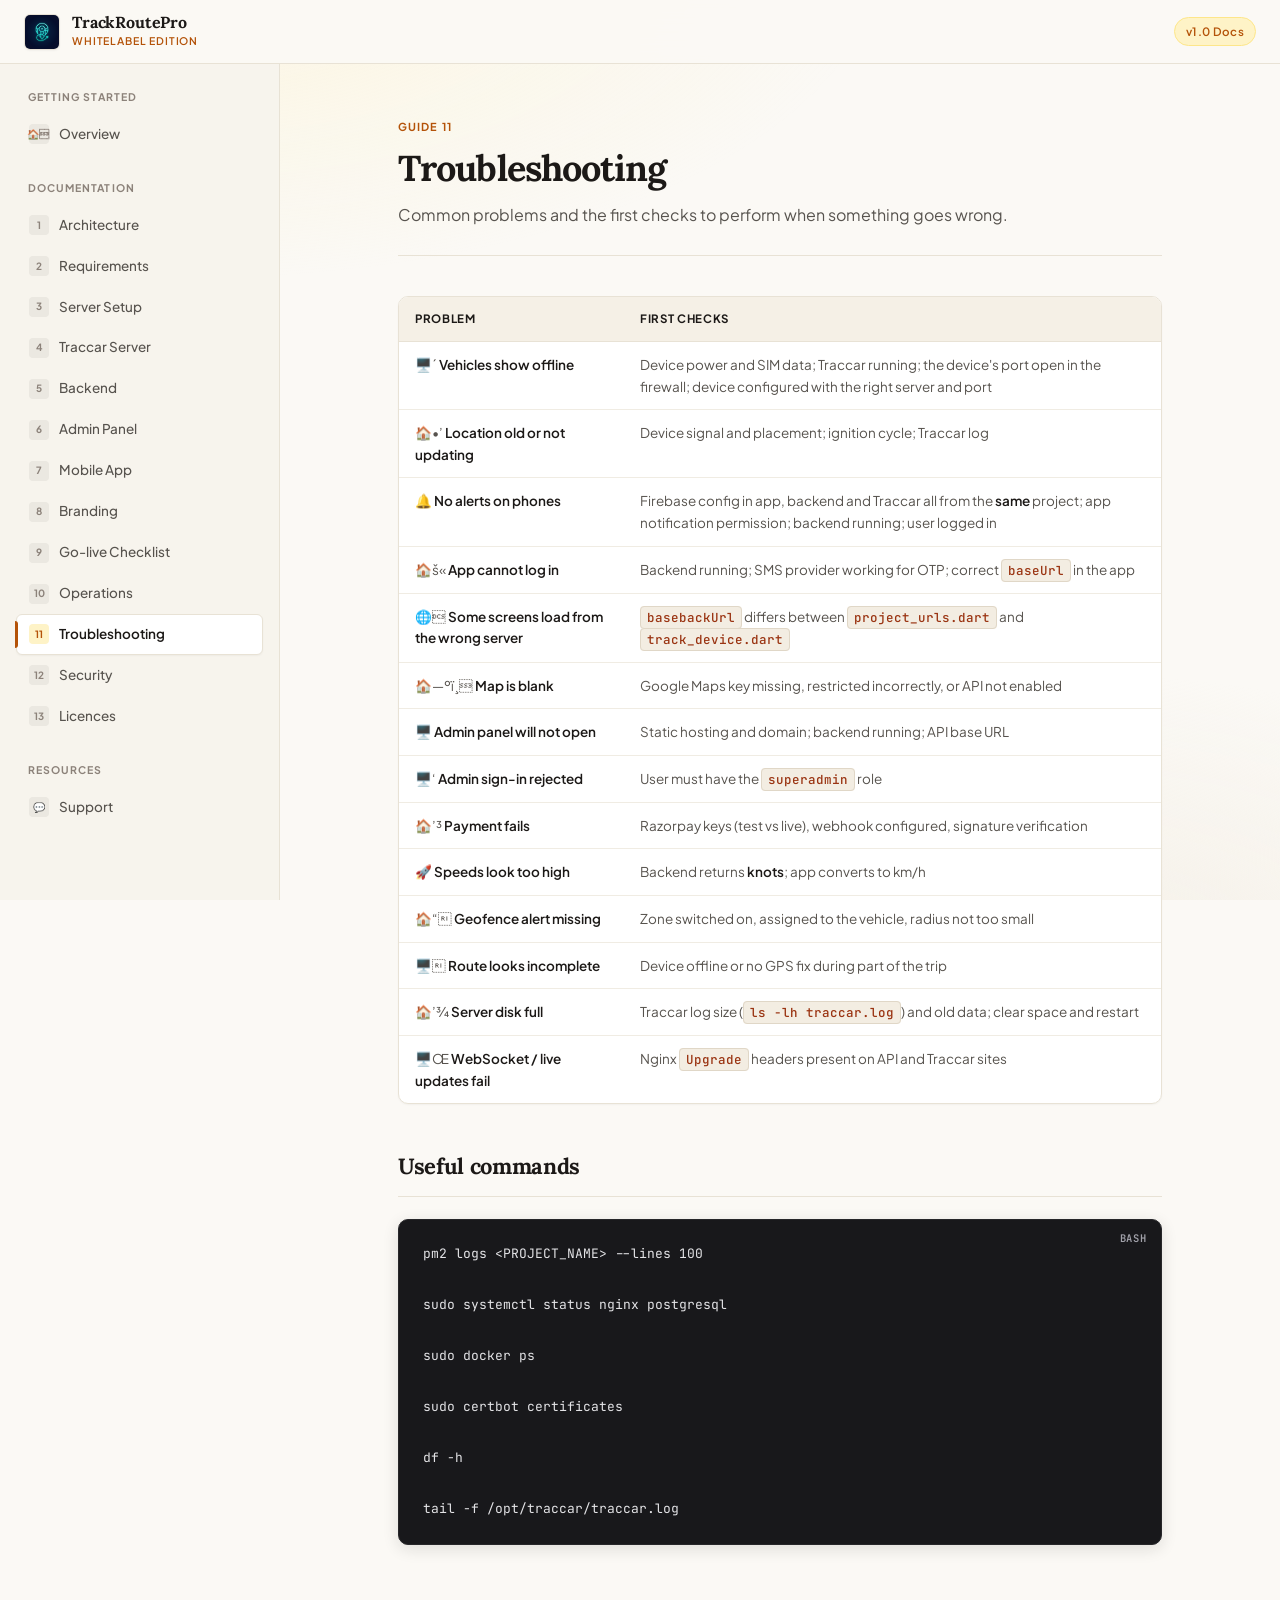
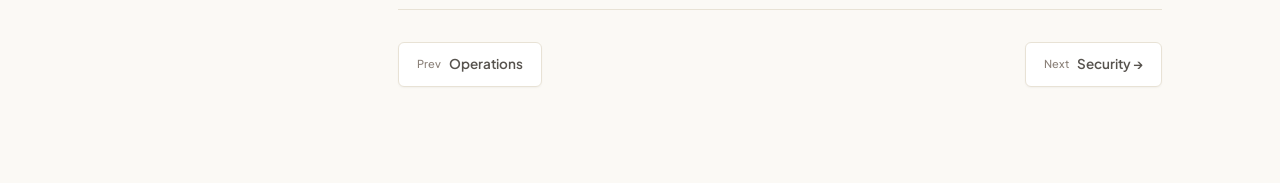
<file: 11-troubleshooting.html>
﻿<!DOCTYPE html>

<html lang="en">

<head>

  <meta charset="UTF-8" />

  <meta name="viewport" content="width=device-width, initial-scale=1.0" />

  <title>Troubleshooting — TrackRoutePro Docs</title>

  <meta name="description" content="Common problems and first checks for TrackRoutePro GPS tracking platform." />

  <link rel="stylesheet" href="assets/style.css" />

</head>

<body>

  <header class="site-header">

    <button class="nav-toggle" id="nav-toggle" aria-label="Open menu">

      <svg width="22" height="22" fill="none" stroke="currentColor" stroke-width="2" stroke-linecap="round">
        <line x1="3" y1="6" x2="19" y2="6" />
        <line x1="3" y1="12" x2="19" y2="12" />
        <line x1="3" y1="18" x2="19" y2="18" />
      </svg>

    </button>

    <a href="index.html" class="header-brand">

      <img src="assets/logo.jpg" alt="TrackRoutePro logo" />

      <div>
        <div class="header-brand-name">TrackRoutePro</div>
        <div class="header-brand-sub">Whitelabel Edition</div>
      </div>

    </a>

    <div class="header-spacer"></div>

    <span class="header-badge">v1.0 Docs</span>

  </header>

  <div id="sidebar-overlay"
    style="display:none;position:fixed;inset:0;background:rgba(0,0,0,0.5);z-index:89;backdrop-filter:blur(4px)"></div>

  <div class="layout">

    <nav class="sidebar">

      <div class="sidebar-section">
        <div class="sidebar-label">Getting Started</div><a href="index.html" class="nav-link"><span
            class="nav-num">🏠 </span> Overview</a>
      </div>

      <div class="sidebar-section">
        <div class="sidebar-label">Documentation</div>

        <a href="01-architecture.html" class="nav-link"><span class="nav-num">1</span> Architecture</a>

        <a href="02-requirements.html" class="nav-link"><span class="nav-num">2</span> Requirements</a>

        <a href="03-server-setup.html" class="nav-link"><span class="nav-num">3</span> Server Setup</a>

        <a href="04-traccar.html" class="nav-link"><span class="nav-num">4</span> Traccar Server</a>

        <a href="05-backend.html" class="nav-link"><span class="nav-num">5</span> Backend</a>

        <a href="06-admin-panel.html" class="nav-link"><span class="nav-num">6</span> Admin Panel</a>

        <a href="07-mobile-app.html" class="nav-link"><span class="nav-num">7</span> Mobile App</a>

        <a href="08-branding.html" class="nav-link"><span class="nav-num">8</span> Branding</a>

        <a href="09-go-live-checklist.html" class="nav-link"><span class="nav-num">9</span> Go-live Checklist</a>

        <a href="10-operations.html" class="nav-link"><span class="nav-num">10</span> Operations</a>

        <a href="11-troubleshooting.html" class="nav-link"><span class="nav-num">11</span> Troubleshooting</a>

        <a href="12-security.html" class="nav-link"><span class="nav-num">12</span> Security</a>

        <a href="13-licences.html" class="nav-link"><span class="nav-num">13</span> Licences</a>

      </div>

      <div class="sidebar-section">
        <div class="sidebar-label">Resources</div><a href="support.html" class="nav-link"><span
            class="nav-num">💬</span> Support</a>
      </div>

    </nav>

    <main class="main-content">

      <div class="content-wrap">

        <div class="page-hero">

          <div class="page-hero-eyebrow">Guide 11</div>

          <h1>Troubleshooting</h1>

          <p>Common problems and the first checks to perform when something goes wrong.</p>

        </div>



        <div class="doc-content">



          <div class="table-wrap">
            <table>

              <thead>
                <tr>
                  <th>Problem</th>
                  <th>First checks</th>
                </tr>
              </thead>

              <tbody>

                <tr>
                  <td>🖥️´ <strong>Vehicles show offline</strong></td>
                  <td>Device power and SIM data; Traccar running; the device's port open in the firewall; device
                    configured with the right server and port</td>
                </tr>

                <tr>
                  <td>🏠•’ <strong>Location old or not updating</strong></td>
                  <td>Device signal and placement; ignition cycle; Traccar log</td>
                </tr>

                <tr>
                  <td>🔔 <strong>No alerts on phones</strong></td>
                  <td>Firebase config in app, backend and Traccar all from the <strong>same</strong> project; app
                    notification permission; backend running; user logged in</td>
                </tr>

                <tr>
                  <td>🏠š« <strong>App cannot log in</strong></td>
                  <td>Backend running; SMS provider working for OTP; correct <code>baseUrl</code> in the app</td>
                </tr>

                <tr>
                  <td>🌐 <strong>Some screens load from the wrong server</strong></td>
                  <td><code>basebackUrl</code> differs between <code>project_urls.dart</code> and
                    <code>track_device.dart</code></td>
                </tr>

                <tr>
                  <td>🏠—ºï¸ <strong>Map is blank</strong></td>
                  <td>Google Maps key missing, restricted incorrectly, or API not enabled</td>
                </tr>

                <tr>
                  <td>🖥️ <strong>Admin panel will not open</strong></td>
                  <td>Static hosting and domain; backend running; API base URL</td>
                </tr>

                <tr>
                  <td>🖥️‘ <strong>Admin sign-in rejected</strong></td>
                  <td>User must have the <code>superadmin</code> role</td>
                </tr>

                <tr>
                  <td>🏠’³ <strong>Payment fails</strong></td>
                  <td>Razorpay keys (test vs live), webhook configured, signature verification</td>
                </tr>

                <tr>
                  <td>🚀 <strong>Speeds look too high</strong></td>
                  <td>Backend returns <strong>knots</strong>; app converts to km/h</td>
                </tr>

                <tr>
                  <td>🏠“ <strong>Geofence alert missing</strong></td>
                  <td>Zone switched on, assigned to the vehicle, radius not too small</td>
                </tr>

                <tr>
                  <td>🖥️ <strong>Route looks incomplete</strong></td>
                  <td>Device offline or no GPS fix during part of the trip</td>
                </tr>

                <tr>
                  <td>🏠’¾ <strong>Server disk full</strong></td>
                  <td>Traccar log size (<code>ls -lh traccar.log</code>) and old data; clear space and restart</td>
                </tr>

                <tr>
                  <td>🖥️Œ <strong>WebSocket / live updates fail</strong></td>
                  <td>Nginx <code>Upgrade</code> headers present on API and Traccar sites</td>
                </tr>

              </tbody>

            </table>
          </div>



          <h2 id="commands">Useful commands</h2>

          <pre data-lang="bash"><code>pm2 logs &lt;PROJECT_NAME&gt; --lines 100

sudo systemctl status nginx postgresql

sudo docker ps

sudo certbot certificates

df -h

tail -f /opt/traccar/traccar.log</code></pre>



        </div>



        <footer class="doc-footer">

          <div class="doc-footer-nav">

            <a href="10-operations.html" class="footer-nav-btn"><span>Prev</span> Operations</a>

          </div>

          <div class="doc-footer-nav">

            <a href="12-security.html" class="footer-nav-btn"><span>Next</span> Security →</a>

          </div>

        </footer>

      </div>

    </main>

  </div>

  <script src="assets/app.js"></script>

</body>

</html>
</file>
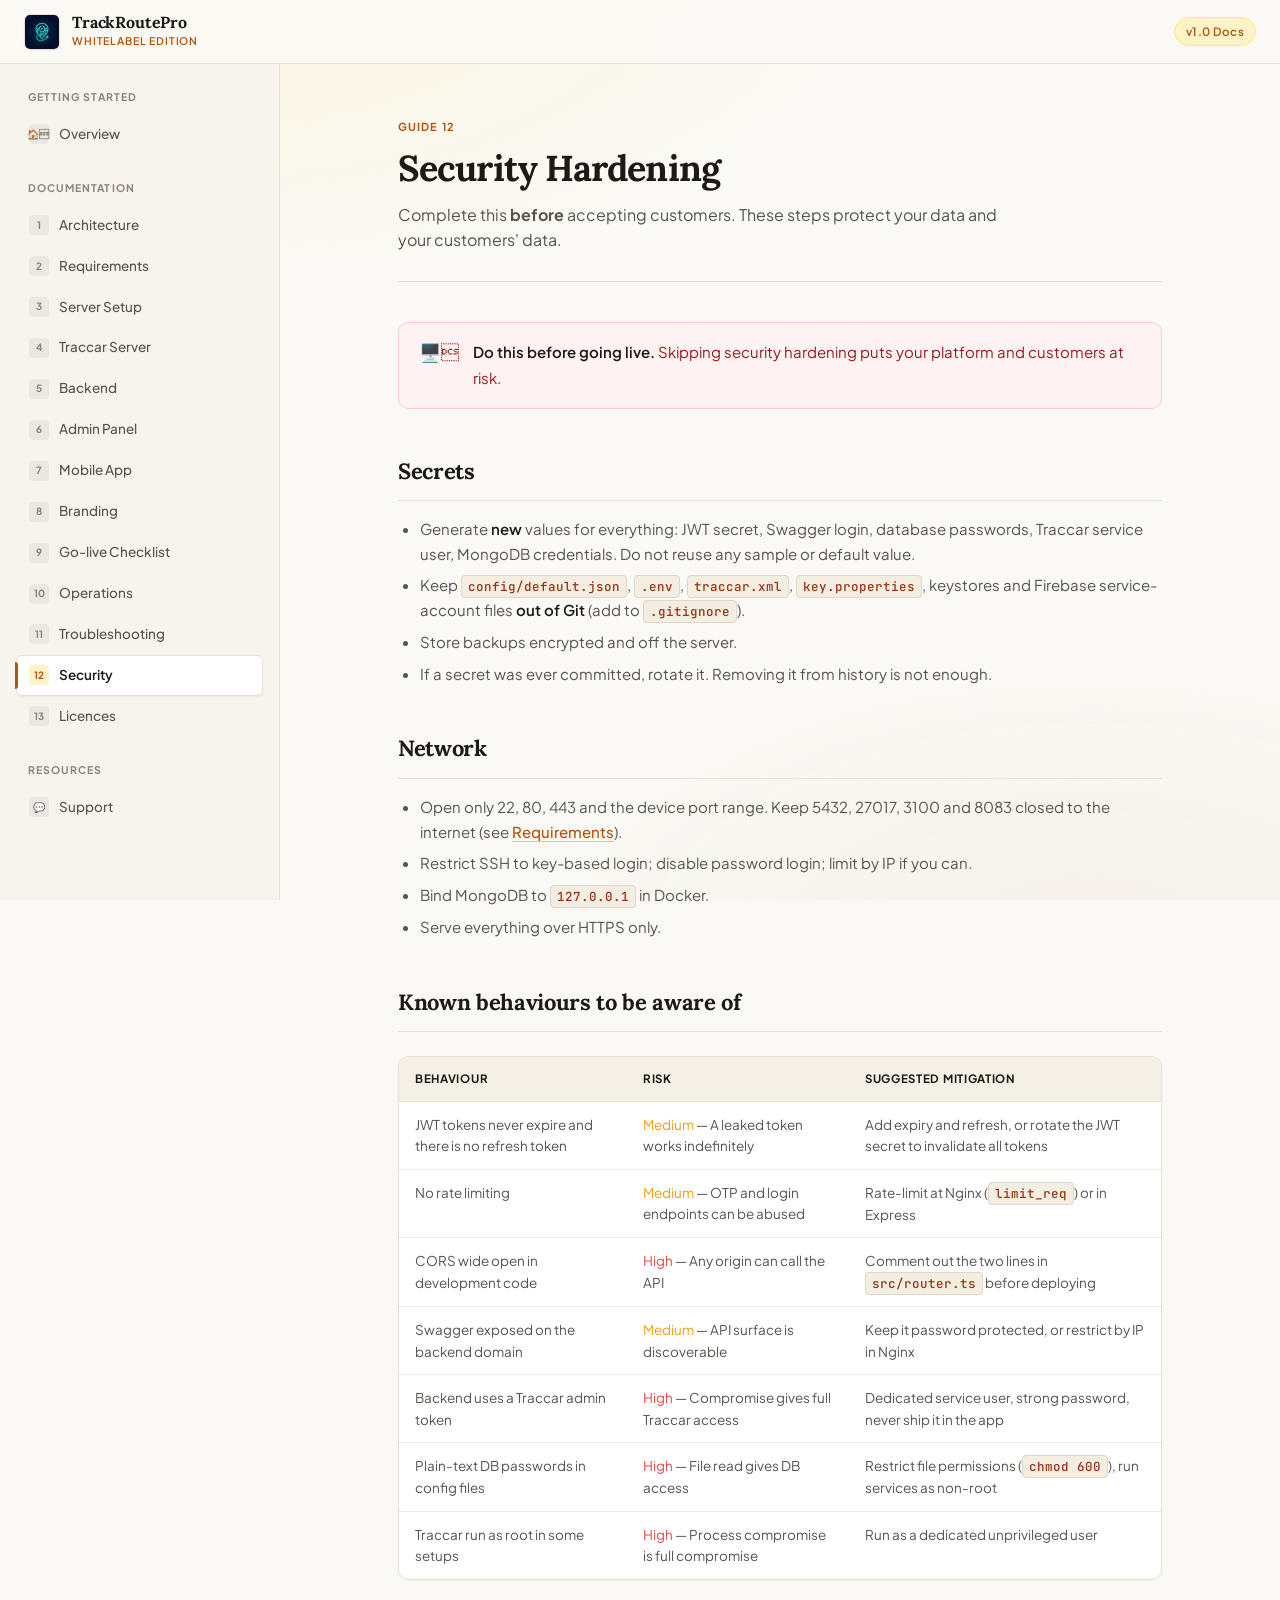
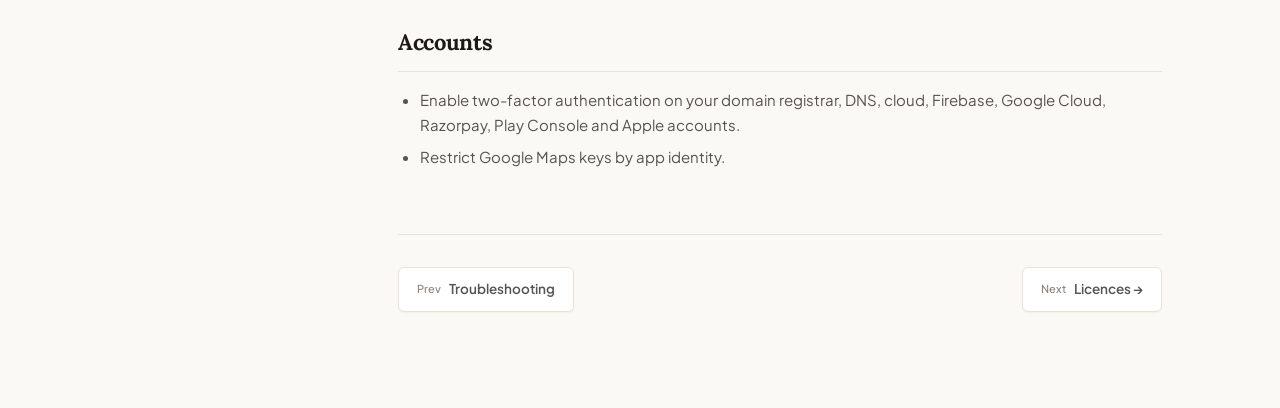
<file: 12-security.html>
﻿<!DOCTYPE html>

<html lang="en">

<head>

  <meta charset="UTF-8" />

  <meta name="viewport" content="width=device-width, initial-scale=1.0" />

  <title>Security Hardening — TrackRoutePro Docs</title>

  <meta name="description"
    content="Security hardening guide for TrackRoutePro — complete before accepting customers." />

  <link rel="stylesheet" href="assets/style.css" />

</head>

<body>

  <header class="site-header">

    <button class="nav-toggle" id="nav-toggle" aria-label="Open menu">

      <svg width="22" height="22" fill="none" stroke="currentColor" stroke-width="2" stroke-linecap="round">
        <line x1="3" y1="6" x2="19" y2="6" />
        <line x1="3" y1="12" x2="19" y2="12" />
        <line x1="3" y1="18" x2="19" y2="18" />
      </svg>

    </button>

    <a href="index.html" class="header-brand">

      <img src="assets/logo.jpg" alt="TrackRoutePro logo" />

      <div>
        <div class="header-brand-name">TrackRoutePro</div>
        <div class="header-brand-sub">Whitelabel Edition</div>
      </div>

    </a>

    <div class="header-spacer"></div>

    <span class="header-badge">v1.0 Docs</span>

  </header>

  <div id="sidebar-overlay"
    style="display:none;position:fixed;inset:0;background:rgba(0,0,0,0.5);z-index:89;backdrop-filter:blur(4px)"></div>

  <div class="layout">

    <nav class="sidebar">

      <div class="sidebar-section">
        <div class="sidebar-label">Getting Started</div><a href="index.html" class="nav-link"><span
            class="nav-num">🏠 </span> Overview</a>
      </div>

      <div class="sidebar-section">
        <div class="sidebar-label">Documentation</div>

        <a href="01-architecture.html" class="nav-link"><span class="nav-num">1</span> Architecture</a>

        <a href="02-requirements.html" class="nav-link"><span class="nav-num">2</span> Requirements</a>

        <a href="03-server-setup.html" class="nav-link"><span class="nav-num">3</span> Server Setup</a>

        <a href="04-traccar.html" class="nav-link"><span class="nav-num">4</span> Traccar Server</a>

        <a href="05-backend.html" class="nav-link"><span class="nav-num">5</span> Backend</a>

        <a href="06-admin-panel.html" class="nav-link"><span class="nav-num">6</span> Admin Panel</a>

        <a href="07-mobile-app.html" class="nav-link"><span class="nav-num">7</span> Mobile App</a>

        <a href="08-branding.html" class="nav-link"><span class="nav-num">8</span> Branding</a>

        <a href="09-go-live-checklist.html" class="nav-link"><span class="nav-num">9</span> Go-live Checklist</a>

        <a href="10-operations.html" class="nav-link"><span class="nav-num">10</span> Operations</a>

        <a href="11-troubleshooting.html" class="nav-link"><span class="nav-num">11</span> Troubleshooting</a>

        <a href="12-security.html" class="nav-link"><span class="nav-num">12</span> Security</a>

        <a href="13-licences.html" class="nav-link"><span class="nav-num">13</span> Licences</a>

      </div>

      <div class="sidebar-section">
        <div class="sidebar-label">Resources</div><a href="support.html" class="nav-link"><span
            class="nav-num">💬</span> Support</a>
      </div>

    </nav>

    <main class="main-content">

      <div class="content-wrap">

        <div class="page-hero">

          <div class="page-hero-eyebrow">Guide 12</div>

          <h1>Security Hardening</h1>

          <p>Complete this <strong>before</strong> accepting customers. These steps protect your data and your
            customers' data.</p>

        </div>



        <div class="doc-content">



          <div class="alert-box danger">

            <span class="alert-box-icon">🖥️</span>

            <p><strong>Do this before going live.</strong> Skipping security hardening puts your platform and customers
              at risk.</p>

          </div>



          <h2 id="secrets">Secrets</h2>

          <ul>

            <li>Generate <strong>new</strong> values for everything: JWT secret, Swagger login, database passwords,
              Traccar service user, MongoDB credentials. Do not reuse any sample or default value.</li>

            <li>Keep <code>config/default.json</code>, <code>.env</code>, <code>traccar.xml</code>,
              <code>key.properties</code>, keystores and Firebase service-account files <strong>out of Git</strong> (add
              to <code>.gitignore</code>).</li>

            <li>Store backups encrypted and off the server.</li>

            <li>If a secret was ever committed, rotate it. Removing it from history is not enough.</li>

          </ul>



          <h2 id="network">Network</h2>

          <ul>

            <li>Open only 22, 80, 443 and the device port range. Keep 5432, 27017, 3100 and 8083 closed to the internet
              (see <a href="02-requirements.html#ports">Requirements</a>).</li>

            <li>Restrict SSH to key-based login; disable password login; limit by IP if you can.</li>

            <li>Bind MongoDB to <code>127.0.0.1</code> in Docker.</li>

            <li>Serve everything over HTTPS only.</li>

          </ul>



          <h2 id="behaviours">Known behaviours to be aware of</h2>

          <div class="table-wrap">
            <table>

              <thead>
                <tr>
                  <th>Behaviour</th>
                  <th>Risk</th>
                  <th>Suggested mitigation</th>
                </tr>
              </thead>

              <tbody>

                <tr>

                  <td>JWT tokens never expire and there is no refresh token</td>

                  <td><span style="color:#f59e0b">Medium</span> — A leaked token works indefinitely</td>

                  <td>Add expiry and refresh, or rotate the JWT secret to invalidate all tokens</td>

                </tr>

                <tr>

                  <td>No rate limiting</td>

                  <td><span style="color:#f59e0b">Medium</span> — OTP and login endpoints can be abused</td>

                  <td>Rate-limit at Nginx (<code>limit_req</code>) or in Express</td>

                </tr>

                <tr>

                  <td>CORS wide open in development code</td>

                  <td><span style="color:#ef4444">High</span> — Any origin can call the API</td>

                  <td>Comment out the two lines in <code>src/router.ts</code> before deploying</td>

                </tr>

                <tr>

                  <td>Swagger exposed on the backend domain</td>

                  <td><span style="color:#f59e0b">Medium</span> — API surface is discoverable</td>

                  <td>Keep it password protected, or restrict by IP in Nginx</td>

                </tr>

                <tr>

                  <td>Backend uses a Traccar admin token</td>

                  <td><span style="color:#ef4444">High</span> — Compromise gives full Traccar access</td>

                  <td>Dedicated service user, strong password, never ship it in the app</td>

                </tr>

                <tr>

                  <td>Plain-text DB passwords in config files</td>

                  <td><span style="color:#ef4444">High</span> — File read gives DB access</td>

                  <td>Restrict file permissions (<code>chmod 600</code>), run services as non-root</td>

                </tr>

                <tr>

                  <td>Traccar run as root in some setups</td>

                  <td><span style="color:#ef4444">High</span> — Process compromise is full compromise</td>

                  <td>Run as a dedicated unprivileged user</td>

                </tr>

              </tbody>

            </table>
          </div>



          <h2 id="accounts">Accounts</h2>

          <ul>

            <li>Enable two-factor authentication on your domain registrar, DNS, cloud, Firebase, Google Cloud, Razorpay,
              Play Console and Apple accounts.</li>

            <li>Restrict Google Maps keys by app identity.</li>

          </ul>



        </div>



        <footer class="doc-footer">

          <div class="doc-footer-nav">

            <a href="11-troubleshooting.html" class="footer-nav-btn"><span>Prev</span> Troubleshooting</a>

          </div>

          <div class="doc-footer-nav">

            <a href="13-licences.html" class="footer-nav-btn"><span>Next</span> Licences →</a>

          </div>

        </footer>

      </div>

    </main>

  </div>

  <script src="assets/app.js"></script>

</body>

</html>
</file>
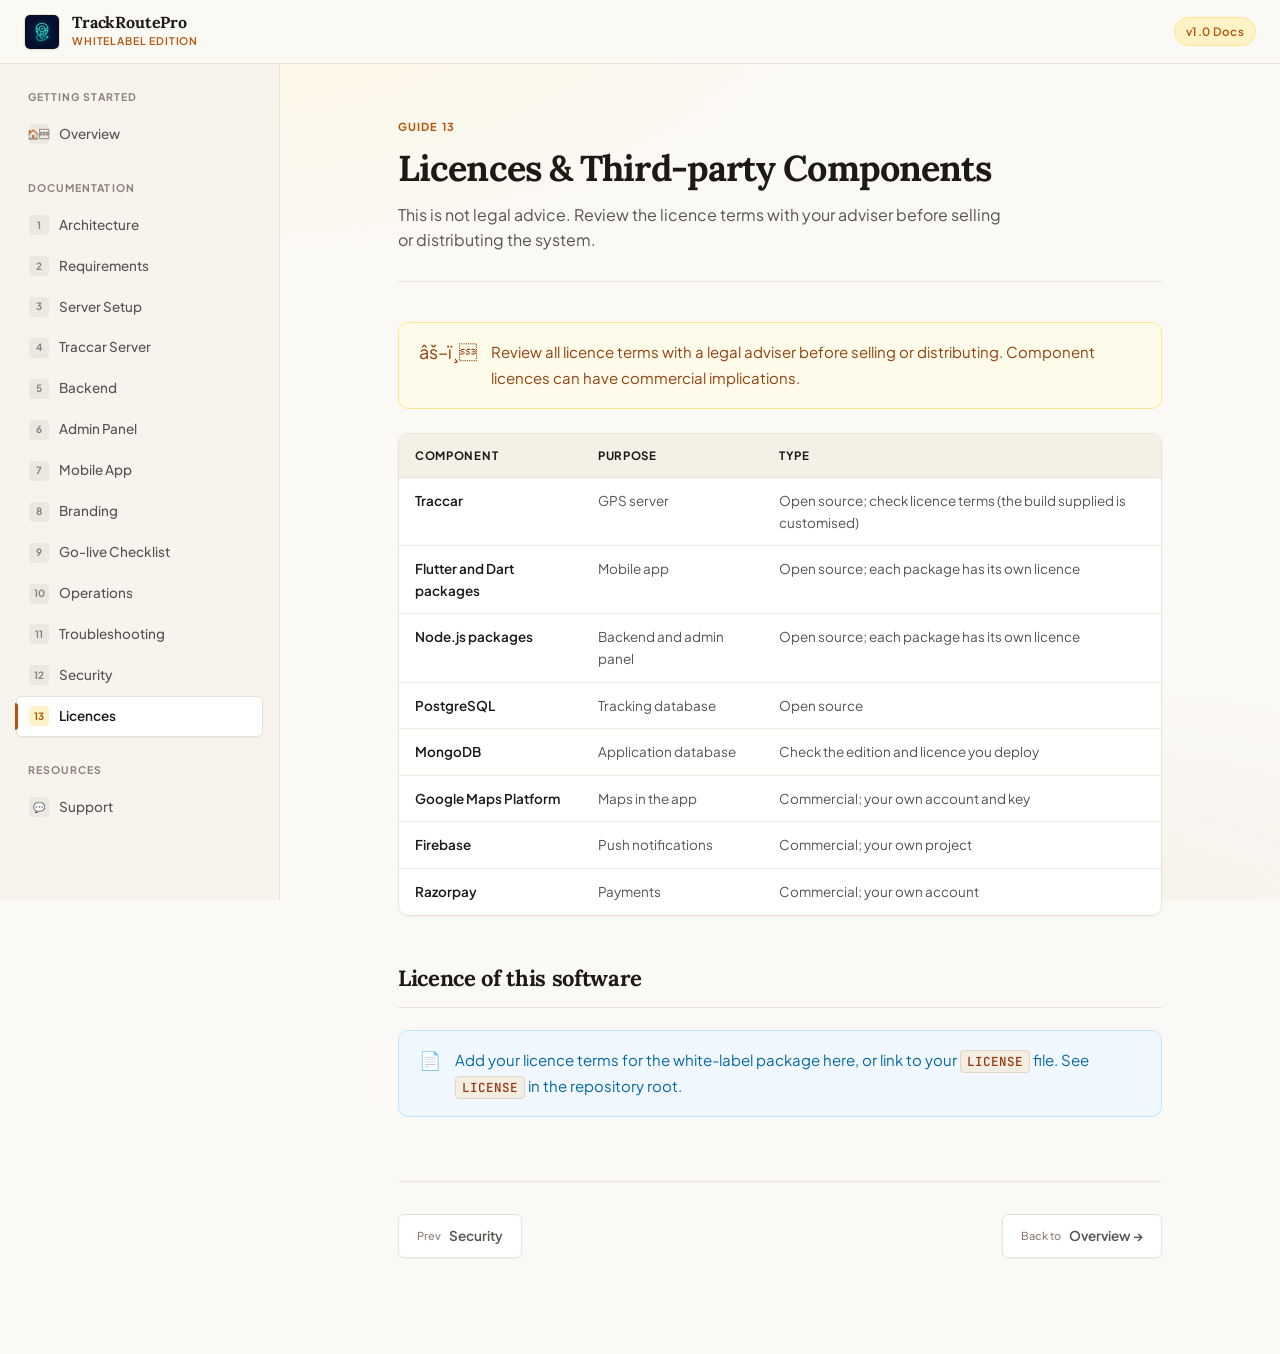
<file: 13-licences.html>
﻿<!DOCTYPE html>

<html lang="en">

<head>

  <meta charset="UTF-8" />

  <meta name="viewport" content="width=device-width, initial-scale=1.0" />

  <title>Licences — TrackRoutePro Docs</title>

  <meta name="description" content="Third-party components, services and licence terms for TrackRoutePro whitelabel." />

  <link rel="stylesheet" href="assets/style.css" />

</head>

<body>

  <header class="site-header">

    <button class="nav-toggle" id="nav-toggle" aria-label="Open menu">

      <svg width="22" height="22" fill="none" stroke="currentColor" stroke-width="2" stroke-linecap="round">
        <line x1="3" y1="6" x2="19" y2="6" />
        <line x1="3" y1="12" x2="19" y2="12" />
        <line x1="3" y1="18" x2="19" y2="18" />
      </svg>

    </button>

    <a href="index.html" class="header-brand">

      <img src="assets/logo.jpg" alt="TrackRoutePro logo" />

      <div>
        <div class="header-brand-name">TrackRoutePro</div>
        <div class="header-brand-sub">Whitelabel Edition</div>
      </div>

    </a>

    <div class="header-spacer"></div>

    <span class="header-badge">v1.0 Docs</span>

  </header>

  <div id="sidebar-overlay"
    style="display:none;position:fixed;inset:0;background:rgba(0,0,0,0.5);z-index:89;backdrop-filter:blur(4px)"></div>

  <div class="layout">

    <nav class="sidebar">

      <div class="sidebar-section">
        <div class="sidebar-label">Getting Started</div><a href="index.html" class="nav-link"><span
            class="nav-num">🏠 </span> Overview</a>
      </div>

      <div class="sidebar-section">
        <div class="sidebar-label">Documentation</div>

        <a href="01-architecture.html" class="nav-link"><span class="nav-num">1</span> Architecture</a>

        <a href="02-requirements.html" class="nav-link"><span class="nav-num">2</span> Requirements</a>

        <a href="03-server-setup.html" class="nav-link"><span class="nav-num">3</span> Server Setup</a>

        <a href="04-traccar.html" class="nav-link"><span class="nav-num">4</span> Traccar Server</a>

        <a href="05-backend.html" class="nav-link"><span class="nav-num">5</span> Backend</a>

        <a href="06-admin-panel.html" class="nav-link"><span class="nav-num">6</span> Admin Panel</a>

        <a href="07-mobile-app.html" class="nav-link"><span class="nav-num">7</span> Mobile App</a>

        <a href="08-branding.html" class="nav-link"><span class="nav-num">8</span> Branding</a>

        <a href="09-go-live-checklist.html" class="nav-link"><span class="nav-num">9</span> Go-live Checklist</a>

        <a href="10-operations.html" class="nav-link"><span class="nav-num">10</span> Operations</a>

        <a href="11-troubleshooting.html" class="nav-link"><span class="nav-num">11</span> Troubleshooting</a>

        <a href="12-security.html" class="nav-link"><span class="nav-num">12</span> Security</a>

        <a href="13-licences.html" class="nav-link"><span class="nav-num">13</span> Licences</a>

      </div>

      <div class="sidebar-section">
        <div class="sidebar-label">Resources</div><a href="support.html" class="nav-link"><span
            class="nav-num">💬</span> Support</a>
      </div>

    </nav>

    <main class="main-content">

      <div class="content-wrap">

        <div class="page-hero">

          <div class="page-hero-eyebrow">Guide 13</div>

          <h1>Licences &amp; Third-party Components</h1>

          <p>This is not legal advice. Review the licence terms with your adviser before selling or distributing the
            system.</p>

        </div>



        <div class="doc-content">



          <div class="alert-box warn">

            <span class="alert-box-icon">âš–ï¸</span>

            <p>Review all licence terms with a legal adviser before selling or distributing. Component licences can have
              commercial implications.</p>

          </div>



          <div class="table-wrap">
            <table>

              <thead>
                <tr>
                  <th>Component</th>
                  <th>Purpose</th>
                  <th>Type</th>
                </tr>
              </thead>

              <tbody>

                <tr>
                  <td><strong>Traccar</strong></td>
                  <td>GPS server</td>
                  <td>Open source; check licence terms (the build supplied is customised)</td>
                </tr>

                <tr>
                  <td><strong>Flutter and Dart packages</strong></td>
                  <td>Mobile app</td>
                  <td>Open source; each package has its own licence</td>
                </tr>

                <tr>
                  <td><strong>Node.js packages</strong></td>
                  <td>Backend and admin panel</td>
                  <td>Open source; each package has its own licence</td>
                </tr>

                <tr>
                  <td><strong>PostgreSQL</strong></td>
                  <td>Tracking database</td>
                  <td>Open source</td>
                </tr>

                <tr>
                  <td><strong>MongoDB</strong></td>
                  <td>Application database</td>
                  <td>Check the edition and licence you deploy</td>
                </tr>

                <tr>
                  <td><strong>Google Maps Platform</strong></td>
                  <td>Maps in the app</td>
                  <td>Commercial; your own account and key</td>
                </tr>

                <tr>
                  <td><strong>Firebase</strong></td>
                  <td>Push notifications</td>
                  <td>Commercial; your own project</td>
                </tr>

                <tr>
                  <td><strong>Razorpay</strong></td>
                  <td>Payments</td>
                  <td>Commercial; your own account</td>
                </tr>

              </tbody>

            </table>
          </div>



          <h2 id="software-licence">Licence of this software</h2>

          <div class="alert-box info">

            <span class="alert-box-icon">📄</span>

            <p>Add your licence terms for the white-label package here, or link to your <code>LICENSE</code> file. See
              <code>LICENSE</code> in the repository root.</p>

          </div>



        </div>



        <footer class="doc-footer">

          <div class="doc-footer-nav">

            <a href="12-security.html" class="footer-nav-btn"><span>Prev</span> Security</a>

          </div>

          <div class="doc-footer-nav">

            <a href="index.html" class="footer-nav-btn"><span>Back to</span> Overview →</a>

          </div>

        </footer>

      </div>

    </main>

  </div>

  <script src="assets/app.js"></script>

</body>

</html>
</file>
<file: assets/style.css>
/* =============================================
   TrackRoutePro Whitelabel Docs — Shared Styles
   Warm Editorial / Paper Theme
   Fonts: Lora (Serif) + Plus Jakarta Sans + JetBrains Mono
   ============================================= */

@import url('https://fonts.googleapis.com/css2?family=Lora:ital,wght@0,500;0,600;0,700;1,400;1,600&family=Plus+Jakarta+Sans:wght@400;500;600;700;800&family=JetBrains+Mono:wght@400;500;600&display=swap');

/* ─── Reset & Variables ─── */
*, *::before, *::after {
  box-sizing: border-box;
  margin: 0;
  padding: 0;
}

:root {
  /* Warm paper palette */
  --bg-base:        #fbf9f5;      /* Natural warm cream paper */
  --bg-surface:     #f4efe6;      /* Secondary parchment */
  --bg-card:        #ffffff;      /* Crisp white sheet on paper */
  --bg-card-h:      #faf7f0;      /* Gentle card hover */
  --bg-code:        #18181b;      /* Deep inkwell graphite for code */

  --border:         #e8e2d5;      /* Warm stone border */
  --border-subtle:  #f0ece3;      /* Hairline divider */
  --border-h:       #c8bead;      /* Focused border */

  /* Editorial accents */
  --accent:         #b45309;      /* Warm terracotta amber / rich cognac */
  --accent-hover:   #92400e;      /* Deep amber */
  --accent-soft:    #fef3c7;      /* Warm amber tint */
  --accent-border:  #fde68a;
  --accent-2:       #0f766e;      /* Deep forest pine */

  /* Text hierarchy */
  --text-primary:   #1c1917;      /* Warm deep ink black */
  --text-secondary: #57534e;      /* Readable warm charcoal */
  --text-muted:     #8c827a;      /* Warm pencil graphite */
  --text-code:      #e4e4e7;      /* Light code text on dark block */
  --text-inline-code: #9a3412;    /* Warm rust for inline code */

  /* Layout dimensions */
  --sidebar-w: 280px;
  --header-h:  64px;

  /* Corner radius */
  --radius-sm: 6px;
  --radius-md: 10px;
  --radius-lg: 14px;

  /* Natural paper shadows */
  --shadow-sm:   0 1px 2px rgba(28, 25, 23, 0.04);
  --shadow-card: 0 1px 3px rgba(28, 25, 23, 0.05), 0 4px 14px rgba(28, 25, 23, 0.03);
  --shadow-hover: 0 8px 24px rgba(28, 25, 23, 0.08), 0 2px 6px rgba(28, 25, 23, 0.04);
  --shadow-glow: 0 0 0 3px rgba(180, 83, 9, 0.12);
}

html {
  scroll-behavior: smooth;
  color-scheme: light;
}

body {
  font-family: 'Plus Jakarta Sans', system-ui, -apple-system, sans-serif;
  background-color: var(--bg-base);
  color: var(--text-primary);
  line-height: 1.7;
  font-size: 15px;
  min-height: 100vh;
  overflow-x: hidden;
  -webkit-font-smoothing: antialiased;
  -moz-osx-font-smoothing: grayscale;
}

/* ─── Paper Texture / Subtle Atmosphere ─── */
body::before {
  content: '';
  position: fixed;
  inset: 0;
  z-index: -1;
  background:
    radial-gradient(ellipse 90% 60% at 15% -5%, rgba(254, 243, 199, 0.45) 0%, transparent 60%),
    radial-gradient(ellipse 70% 50% at 85% 105%, rgba(244, 239, 230, 0.8) 0%, transparent 60%);
  pointer-events: none;
}

/* ─── Scrollbar ─── */
::-webkit-scrollbar { width: 7px; height: 7px; }
::-webkit-scrollbar-track { background: var(--bg-base); }
::-webkit-scrollbar-thumb { background: #d6cebe; border-radius: 99px; }
::-webkit-scrollbar-thumb:hover { background: var(--accent); }

/* ─── Top Header ─── */
.site-header {
  position: fixed;
  top: 0; left: 0; right: 0;
  z-index: 100;
  height: var(--header-h);
  background: rgba(251, 249, 245, 0.94);
  backdrop-filter: blur(16px);
  -webkit-backdrop-filter: blur(16px);
  border-bottom: 1px solid var(--border);
  display: flex;
  align-items: center;
  padding: 0 24px;
  gap: 16px;
}

.header-brand {
  display: flex;
  align-items: center;
  gap: 12px;
  text-decoration: none;
  flex-shrink: 0;
}
.header-brand img {
  width: 36px;
  height: 36px;
  border-radius: var(--radius-sm);
  object-fit: cover;
  border: 1px solid var(--border);
  box-shadow: var(--shadow-sm);
}
.header-brand-name {
  font-family: 'Lora', Georgia, serif;
  font-weight: 700;
  font-size: 16px;
  color: var(--text-primary);
  letter-spacing: -0.01em;
  line-height: 1.2;
}
.header-brand-sub {
  font-size: 10.5px;
  font-weight: 600;
  color: var(--accent);
  text-transform: uppercase;
  letter-spacing: 0.08em;
}

.header-spacer { flex: 1; }

.header-badge {
  font-size: 11.5px;
  font-weight: 600;
  background: var(--accent-soft);
  border: 1px solid var(--accent-border);
  color: var(--accent);
  padding: 4px 11px;
  border-radius: 99px;
  letter-spacing: 0.03em;
}

/* Mobile hamburger */
.nav-toggle {
  display: none;
  background: none;
  border: none;
  cursor: pointer;
  color: var(--text-primary);
  padding: 6px;
  border-radius: var(--radius-sm);
}
.nav-toggle:hover {
  background: var(--bg-surface);
}
.nav-toggle svg { display: block; }

/* ─── Layout Shell ─── */
.layout {
  display: flex;
  padding-top: var(--header-h);
  min-height: 100vh;
}

/* ─── Sidebar ─── */
.sidebar {
  position: fixed;
  top: var(--header-h);
  bottom: 0;
  left: 0;
  width: var(--sidebar-w);
  overflow-y: auto;
  padding: 24px 16px 48px;
  border-right: 1px solid var(--border);
  background: #f7f4ed;
  z-index: 90;
  transition: transform 0.25s ease;
}

.sidebar-section {
  margin-bottom: 24px;
}
.sidebar-label {
  font-size: 10.5px;
  font-weight: 700;
  letter-spacing: 0.1em;
  text-transform: uppercase;
  color: var(--text-muted);
  padding: 0 12px 8px;
}

.nav-link {
  display: flex;
  align-items: center;
  gap: 10px;
  padding: 8px 12px;
  border-radius: var(--radius-sm);
  text-decoration: none;
  font-size: 13.5px;
  font-weight: 500;
  color: var(--text-secondary);
  transition: all 0.16s ease;
  position: relative;
  border: 1px solid transparent;
}
.nav-link:hover {
  color: var(--text-primary);
  background: rgba(232, 226, 213, 0.45);
}
.nav-link.active {
  color: var(--text-primary);
  background: #ffffff;
  border-color: var(--border);
  font-weight: 600;
  box-shadow: var(--shadow-sm);
}
.nav-link.active::before {
  content: '';
  position: absolute;
  left: -2px;
  top: 6px;
  bottom: 6px;
  width: 3px;
  border-radius: 0 3px 3px 0;
  background: var(--accent);
}

.nav-num {
  display: inline-flex;
  align-items: center;
  justify-content: center;
  width: 20px;
  height: 20px;
  border-radius: 4px;
  font-size: 10px;
  font-weight: 700;
  background: rgba(28, 25, 23, 0.05);
  color: var(--text-muted);
  flex-shrink: 0;
  transition: all 0.16s;
}
.nav-link.active .nav-num {
  background: var(--accent-soft);
  color: var(--accent);
}

/* ─── Main Content ─── */
.main-content {
  margin-left: var(--sidebar-w);
  flex: 1;
  min-width: 0;
}

.content-wrap {
  max-width: 860px;
  margin: 0 auto;
  padding: 48px 48px 96px;
}

/* ─── Page Hero ─── */
.page-hero {
  margin-bottom: 40px;
  padding-bottom: 28px;
  border-bottom: 1px solid var(--border);
}
.page-hero-eyebrow {
  display: inline-flex;
  align-items: center;
  gap: 6px;
  font-size: 11px;
  font-weight: 700;
  letter-spacing: 0.1em;
  text-transform: uppercase;
  color: var(--accent);
  margin-bottom: 10px;
}
.page-hero h1 {
  font-family: 'Lora', Georgia, serif;
  font-size: clamp(26px, 4vw, 36px);
  font-weight: 700;
  letter-spacing: -0.025em;
  line-height: 1.2;
  color: var(--text-primary);
  margin-bottom: 12px;
}
.page-hero p {
  color: var(--text-secondary);
  font-size: 16px;
  max-width: 620px;
  line-height: 1.6;
}

/* ─── Typography in Doc Content ─── */
.doc-content h2 {
  font-family: 'Lora', Georgia, serif;
  font-size: 22px;
  font-weight: 700;
  letter-spacing: -0.015em;
  color: var(--text-primary);
  margin: 44px 0 16px;
  padding-bottom: 10px;
  border-bottom: 1px solid var(--border);
}
.doc-content h3 {
  font-size: 17px;
  font-weight: 700;
  letter-spacing: -0.01em;
  color: var(--text-primary);
  margin: 30px 0 12px;
}
.doc-content h4 {
  font-size: 13.5px;
  font-weight: 700;
  color: var(--accent);
  margin: 22px 0 8px;
  text-transform: uppercase;
  letter-spacing: 0.06em;
}
.doc-content p {
  color: var(--text-secondary);
  margin-bottom: 16px;
  font-size: 15px;
  line-height: 1.75;
}
.doc-content ul, .doc-content ol {
  color: var(--text-secondary);
  padding-left: 22px;
  margin-bottom: 18px;
}
.doc-content li {
  margin-bottom: 7px;
  line-height: 1.65;
}
.doc-content a {
  color: var(--accent);
  text-decoration: none;
  font-weight: 500;
  border-bottom: 1px solid rgba(180, 83, 9, 0.35);
  transition: all 0.15s;
}
.doc-content a:hover {
  color: var(--accent-hover);
  border-color: var(--accent);
  background: var(--accent-soft);
}
.doc-content strong {
  color: var(--text-primary);
  font-weight: 600;
}

/* ─── Code blocks ─── */
.doc-content pre {
  background: var(--bg-code);
  border: 1px solid #27272a;
  border-radius: var(--radius-md);
  padding: 22px 24px;
  overflow-x: auto;
  margin: 22px 0;
  position: relative;
  box-shadow: 0 4px 16px rgba(28, 25, 23, 0.12);
}
.doc-content pre::before {
  content: attr(data-lang);
  position: absolute;
  top: 10px;
  right: 14px;
  font-size: 10.5px;
  font-weight: 600;
  letter-spacing: 0.08em;
  text-transform: uppercase;
  color: #a1a1aa;
  font-family: 'JetBrains Mono', monospace;
}
.doc-content code {
  font-family: 'JetBrains Mono', 'Fira Code', monospace;
  font-size: 13px;
  color: var(--text-code);
}
.doc-content :not(pre) > code {
  background: #f3ede2;
  border: 1px solid #e0d7c7;
  border-radius: 4px;
  padding: 2px 6px;
  font-size: 12.5px;
  font-weight: 500;
  color: var(--text-inline-code);
}

/* ─── Blockquotes / Notes ─── */
.doc-content blockquote {
  border-left: 3px solid var(--accent);
  background: #f7f3ea;
  border-radius: 0 var(--radius-sm) var(--radius-sm) 0;
  padding: 16px 20px;
  margin: 22px 0;
  color: var(--text-secondary);
  font-size: 14.5px;
  line-height: 1.65;
}
.doc-content blockquote strong { color: var(--text-primary); }

.doc-content blockquote.warn {
  border-color: #d97706;
  background: #fffbeb;
  color: #92400e;
}
.doc-content blockquote.danger {
  border-color: #dc2626;
  background: #fef2f2;
  color: #991b1b;
}

/* ─── Tables ─── */
.table-wrap {
  overflow-x: auto;
  margin: 24px 0;
  border: 1px solid var(--border);
  border-radius: var(--radius-md);
  background: #ffffff;
  box-shadow: var(--shadow-sm);
}
.doc-content table {
  width: 100%;
  border-collapse: collapse;
  font-size: 13.5px;
}
.doc-content thead {
  background: #f5f0e6;
  border-bottom: 1px solid var(--border);
}
.doc-content th {
  padding: 12px 16px;
  text-align: left;
  font-weight: 700;
  color: var(--text-primary);
  font-size: 11.5px;
  letter-spacing: 0.06em;
  text-transform: uppercase;
  white-space: nowrap;
}
.doc-content td {
  padding: 12px 16px;
  color: var(--text-secondary);
  border-bottom: 1px solid var(--border-subtle);
  vertical-align: top;
  line-height: 1.6;
}
.doc-content tr:last-child td {
  border-bottom: none;
}
.doc-content tbody tr {
  transition: background 0.12s ease;
}
.doc-content tbody tr:hover td {
  background: #faf7f2;
}

/* ─── Checklist ─── */
.checklist {
  list-style: none !important;
  padding: 0 !important;
}
.checklist li {
  display: flex;
  align-items: flex-start;
  gap: 12px;
  padding: 12px 16px;
  border-radius: var(--radius-sm);
  margin-bottom: 6px;
  background: #ffffff;
  border: 1px solid var(--border);
  box-shadow: var(--shadow-sm);
  transition: all 0.16s ease;
  cursor: pointer;
}
.checklist li:hover {
  border-color: var(--border-h);
  background: var(--bg-card-h);
}
.checklist li input[type="checkbox"] {
  width: 17px;
  height: 17px;
  accent-color: var(--accent);
  flex-shrink: 0;
  margin-top: 2px;
  cursor: pointer;
}
.checklist li.checked {
  opacity: 0.6;
  text-decoration: line-through;
  background: #f7f4ed;
}

/* ─── Info Cards ─── */
.info-grid {
  display: grid;
  grid-template-columns: repeat(auto-fill, minmax(240px, 1fr));
  gap: 16px;
  margin: 28px 0;
}
.info-card {
  background: #ffffff;
  border: 1px solid var(--border);
  border-radius: var(--radius-md);
  padding: 18px 20px;
  box-shadow: var(--shadow-sm);
  transition: all 0.2s ease;
}
.info-card:hover {
  border-color: var(--border-h);
  box-shadow: var(--shadow-card);
  transform: translateY(-2px);
}
.info-card-label {
  font-size: 10.5px;
  font-weight: 700;
  text-transform: uppercase;
  letter-spacing: 0.08em;
  color: var(--text-muted);
  margin-bottom: 6px;
}
.info-card-value {
  font-size: 14.5px;
  font-weight: 600;
  color: var(--text-primary);
}

/* ─── Alert / Warning boxes ─── */
.alert-box {
  display: flex;
  gap: 14px;
  padding: 16px 20px;
  border-radius: var(--radius-md);
  margin: 22px 0;
  font-size: 14px;
  line-height: 1.6;
}
.alert-box.info {
  background: #f0f7ff;
  border: 1px solid #bae6fd;
  color: #0369a1;
}
.alert-box.warn {
  background: #fffbeb;
  border: 1px solid #fde68a;
  color: #92400e;
}
.alert-box.danger {
  background: #fef2f2;
  border: 1px solid #fecaca;
  color: #991b1b;
}
.alert-box-icon {
  font-size: 18px;
  flex-shrink: 0;
  line-height: 1.4;
}
.alert-box p {
  margin: 0;
  color: inherit;
}

/* ─── Step list ─── */
.step-list {
  list-style: none !important;
  padding: 0 !important;
  counter-reset: step-counter;
}
.step-list > li {
  counter-increment: step-counter;
  display: flex;
  gap: 16px;
  padding: 18px 0;
  border-bottom: 1px solid var(--border);
}
.step-list > li:last-child {
  border-bottom: none;
}
.step-list > li::before {
  content: counter(step-counter);
  display: flex;
  align-items: center;
  justify-content: center;
  width: 28px;
  height: 28px;
  border-radius: 50%;
  background: #1c1917;
  color: #ffffff;
  font-size: 12px;
  font-weight: 700;
  flex-shrink: 0;
  margin-top: 2px;
}

/* ─── Footer ─── */
.doc-footer {
  margin-top: 64px;
  padding-top: 32px;
  border-top: 1px solid var(--border);
  display: flex;
  justify-content: space-between;
  align-items: center;
  flex-wrap: wrap;
  gap: 14px;
}
.doc-footer-nav {
  display: flex;
  gap: 10px;
}
.footer-nav-btn {
  display: flex;
  align-items: center;
  gap: 8px;
  padding: 10px 18px;
  border-radius: var(--radius-sm);
  background: #ffffff;
  border: 1px solid var(--border);
  color: var(--text-secondary);
  text-decoration: none;
  font-size: 13.5px;
  font-weight: 600;
  box-shadow: var(--shadow-sm);
  transition: all 0.18s ease;
}
.footer-nav-btn:hover {
  border-color: var(--border-h);
  color: var(--text-primary);
  background: var(--bg-card-h);
  box-shadow: var(--shadow-card);
}
.footer-nav-btn span {
  font-size: 11px;
  color: var(--text-muted);
  display: block;
  font-weight: 500;
}

/* ─── INDEX / HOME page ─── */
.hero-section {
  padding: 64px 48px 48px;
  text-align: center;
}
.hero-section h1 {
  font-family: 'Lora', Georgia, serif;
  font-size: clamp(32px, 5vw, 50px);
  font-weight: 700;
  letter-spacing: -0.03em;
  line-height: 1.15;
  color: var(--text-primary);
  margin-bottom: 16px;
}
.hero-section .subtitle {
  font-size: 17px;
  color: var(--text-secondary);
  max-width: 600px;
  margin: 0 auto 36px;
  line-height: 1.65;
}
.hero-badge-row {
  display: flex;
  flex-wrap: wrap;
  gap: 10px;
  justify-content: center;
  margin-bottom: 48px;
}
.hero-badge {
  display: inline-flex;
  align-items: center;
  gap: 7px;
  font-size: 12.5px;
  font-weight: 600;
  background: #ffffff;
  border: 1px solid var(--border);
  border-radius: 99px;
  padding: 6px 16px;
  color: var(--text-secondary);
  box-shadow: var(--shadow-sm);
}
.hero-badge .dot {
  width: 7px;
  height: 7px;
  border-radius: 50%;
  background: var(--accent);
}

.doc-grid {
  display: grid;
  grid-template-columns: repeat(auto-fill, minmax(260px, 1fr));
  gap: 16px;
  padding: 0 48px 80px;
  max-width: 1200px;
  margin: 0 auto;
}
.doc-card {
  background: #ffffff;
  border: 1px solid var(--border);
  border-radius: var(--radius-lg);
  padding: 24px 24px;
  text-decoration: none;
  display: flex;
  flex-direction: column;
  gap: 8px;
  box-shadow: var(--shadow-sm);
  transition: all 0.22s ease;
  position: relative;
}
.doc-card:hover {
  border-color: var(--accent);
  transform: translateY(-3px);
  box-shadow: var(--shadow-hover);
}
.doc-card-num {
  font-size: 11px;
  font-weight: 700;
  letter-spacing: 0.08em;
  color: var(--accent);
  text-transform: uppercase;
}
.doc-card-title {
  font-family: 'Lora', Georgia, serif;
  font-size: 17px;
  font-weight: 700;
  color: var(--text-primary);
  letter-spacing: -0.01em;
  line-height: 1.3;
}
.doc-card-desc {
  font-size: 13px;
  color: var(--text-secondary);
  line-height: 1.55;
}
.doc-card-arrow {
  margin-top: auto;
  padding-top: 14px;
  font-size: 18px;
  color: var(--text-muted);
  transition: color 0.18s, transform 0.18s;
}
.doc-card:hover .doc-card-arrow {
  color: var(--accent);
  transform: translateX(4px);
}

/* ─── Feature grid (home) ─── */
.features-section {
  padding: 0 48px 48px;
  max-width: 1200px;
  margin: 0 auto;
}
.features-section h2 {
  font-family: 'Lora', Georgia, serif;
  font-size: 24px;
  font-weight: 700;
  letter-spacing: -0.02em;
  margin-bottom: 24px;
  color: var(--text-primary);
}
.feature-grid {
  display: grid;
  grid-template-columns: repeat(auto-fill, minmax(230px, 1fr));
  gap: 12px;
}
.feature-chip {
  display: flex;
  align-items: center;
  gap: 12px;
  padding: 13px 18px;
  background: #ffffff;
  border: 1px solid var(--border);
  border-radius: var(--radius-sm);
  font-size: 13.5px;
  font-weight: 500;
  color: var(--text-secondary);
  box-shadow: var(--shadow-sm);
  transition: all 0.18s ease;
}
.feature-chip:hover {
  border-color: var(--border-h);
  color: var(--text-primary);
  transform: translateY(-1px);
}
.feature-chip .icon {
  font-size: 18px;
}

/* ─── Responsive ─── */
@media (max-width: 900px) {
  :root { --sidebar-w: 260px; }
  .content-wrap { padding: 32px 28px 72px; }
  .hero-section { padding: 48px 28px 32px; }
  .doc-grid { padding: 0 28px 60px; }
  .features-section { padding: 0 28px 40px; }
}

@media (max-width: 680px) {
  .sidebar {
    transform: translateX(-100%);
    box-shadow: 4px 0 24px rgba(0, 0, 0, 0.15);
  }
  .sidebar.open {
    transform: translateX(0);
  }
  .main-content { margin-left: 0; }
  .nav-toggle { display: block; }
  .content-wrap { padding: 24px 20px 60px; }
  .hero-section { padding: 36px 20px 24px; }
  .doc-grid { grid-template-columns: 1fr; padding: 0 20px 48px; }
  .features-section { padding: 0 20px 32px; }
  .doc-footer { flex-direction: column; }
}

/* ─── Syntax-like coloring in dark codeblocks ─── */
.tok-k  { color: #c084fc; font-weight: 500; } /* keyword */
.tok-s  { color: #86efac; }                   /* string */
.tok-c  { color: #71717a; font-style: italic; } /* comment */
.tok-n  { color: #93c5fd; }                   /* name */
.tok-p  { color: #cbd5e1; }                   /* punctuation */
.tok-nb { color: #fca5a5; }                   /* built-in */

/* ─── Transitions / polish ─── */
.doc-content * { transition: color 0.15s ease; }
</file>
